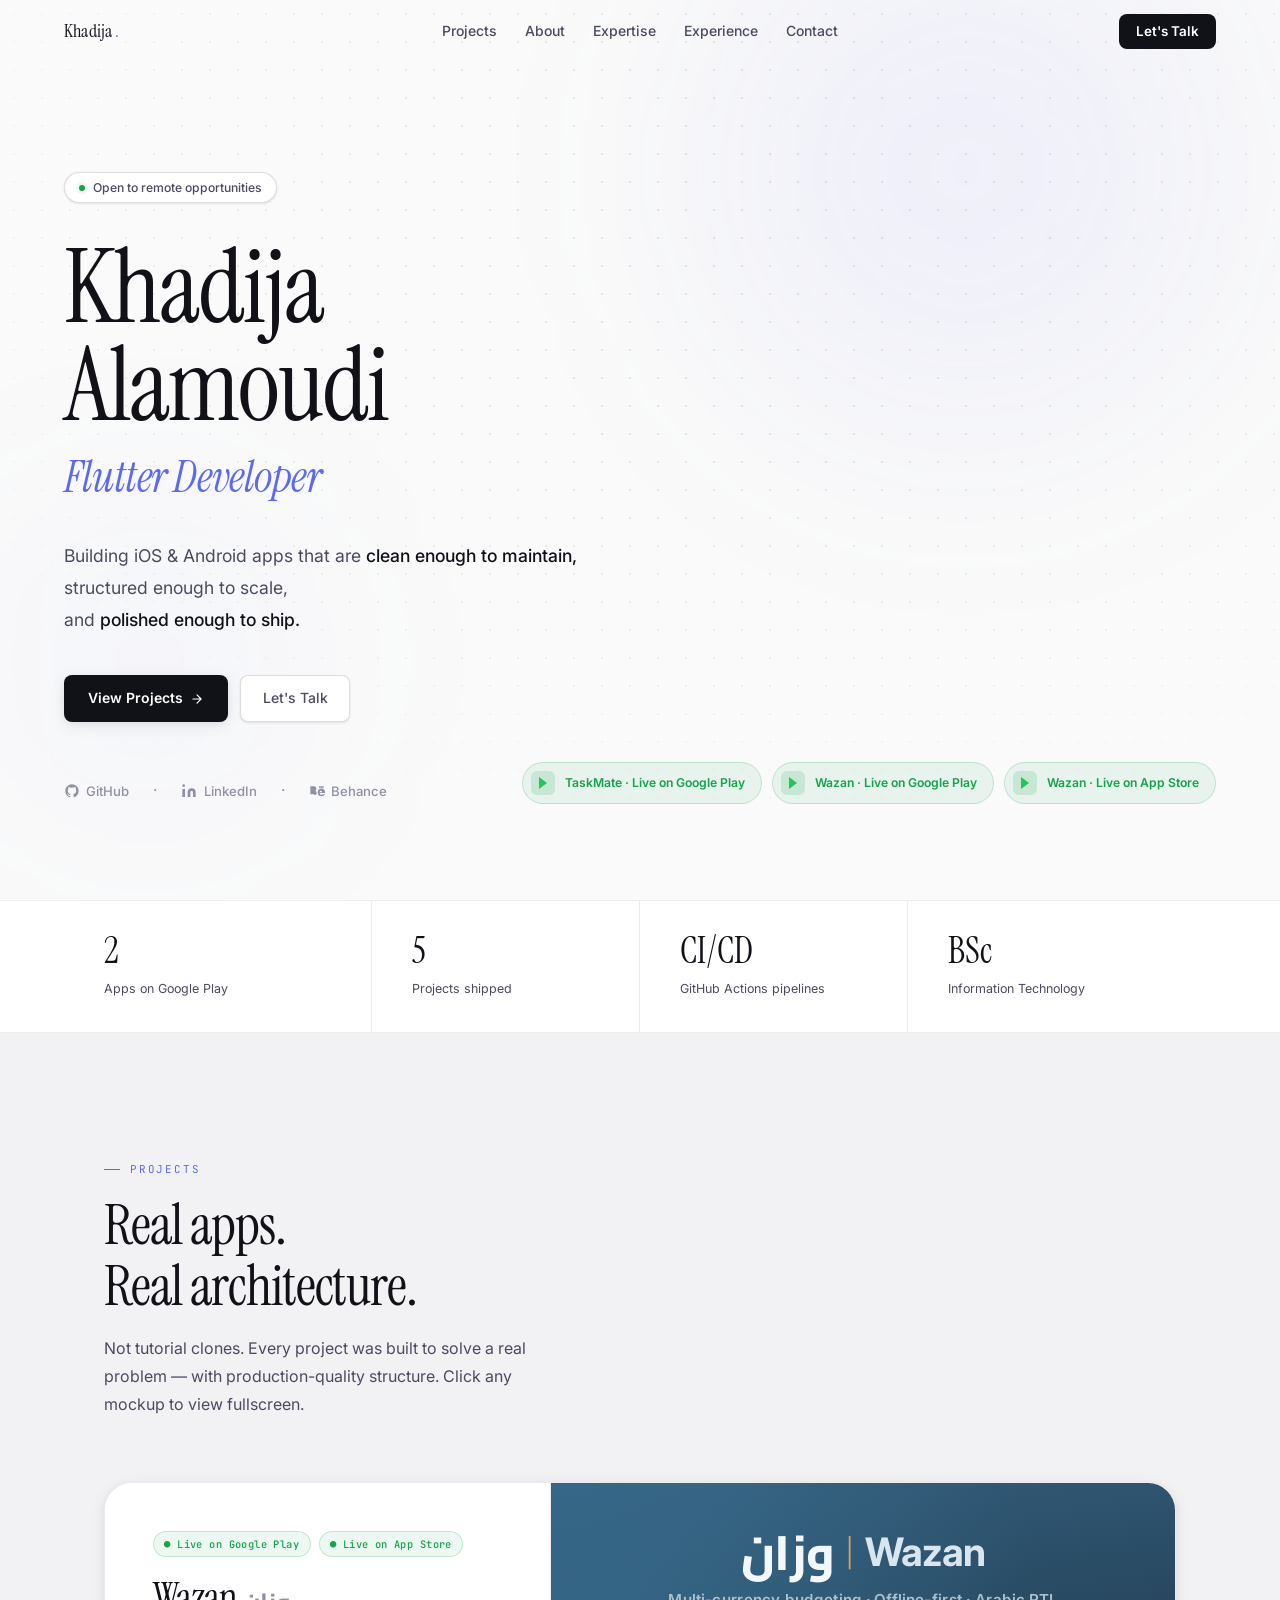
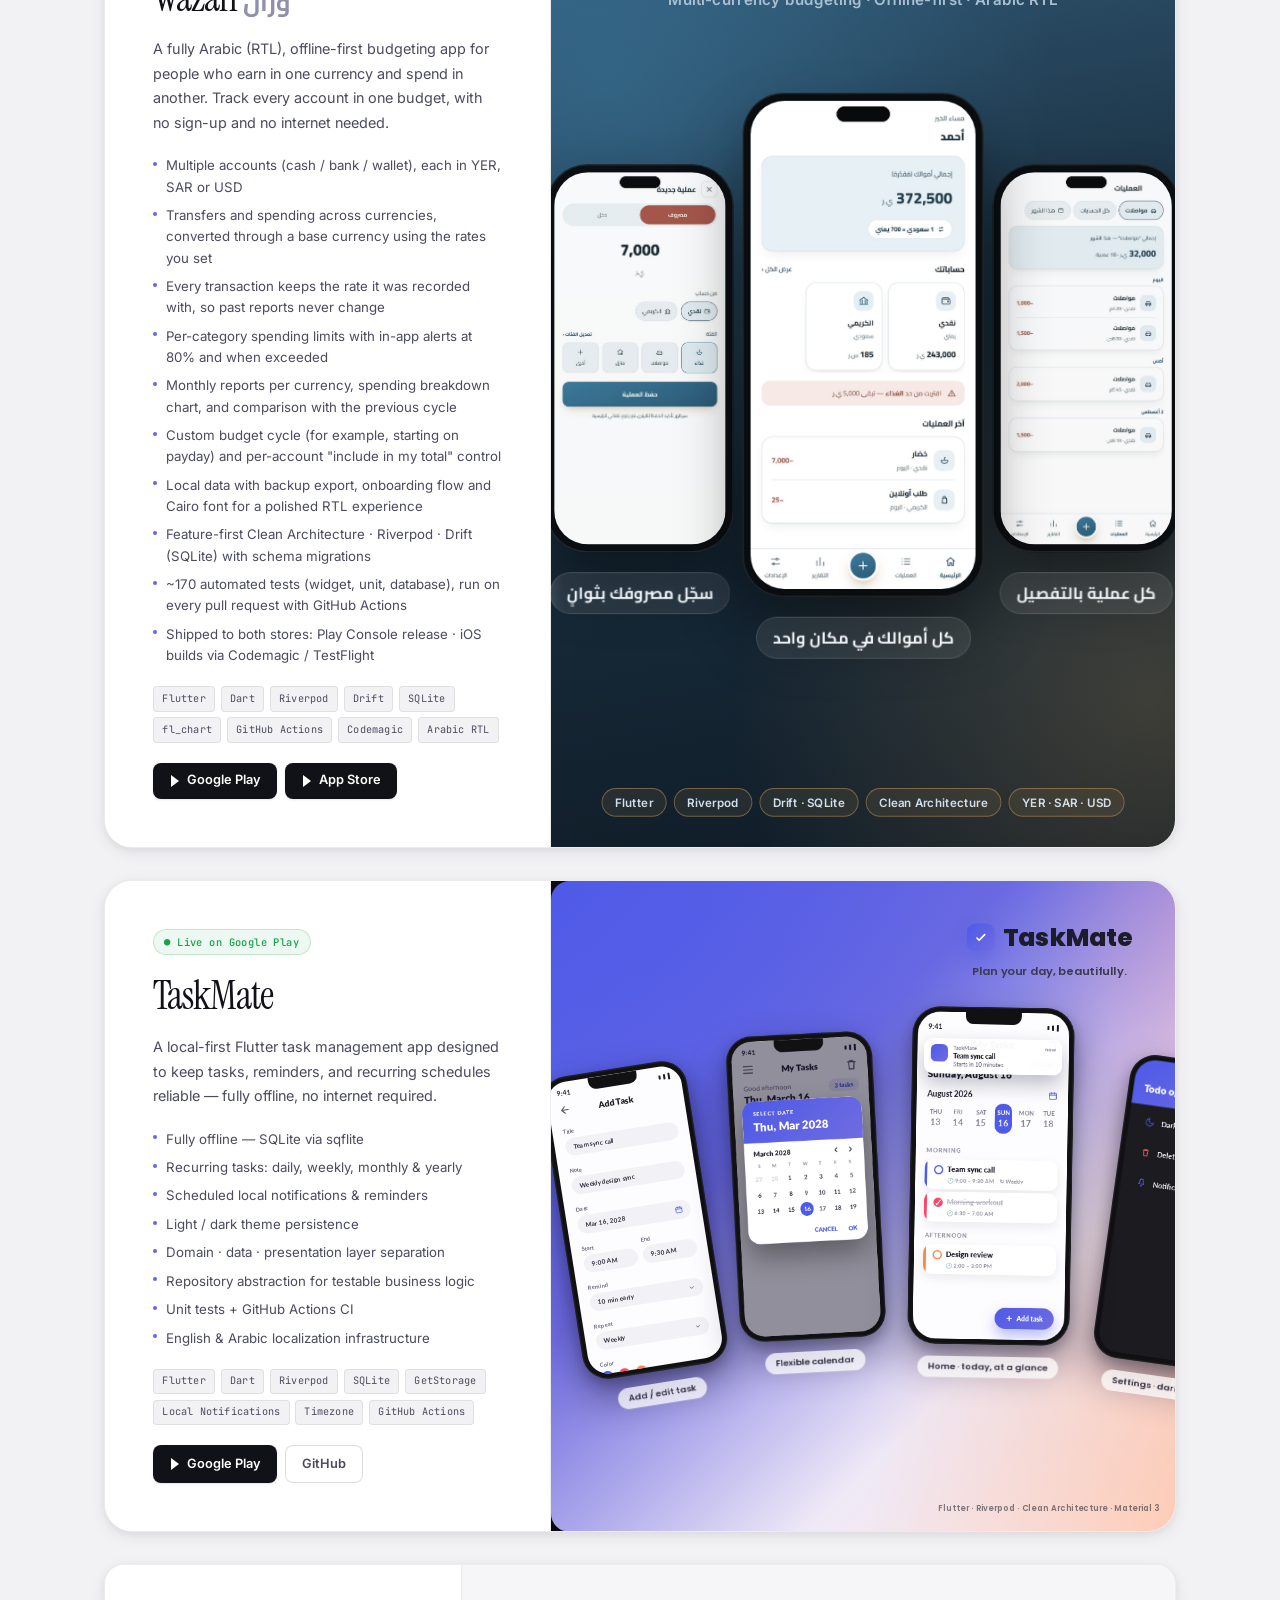
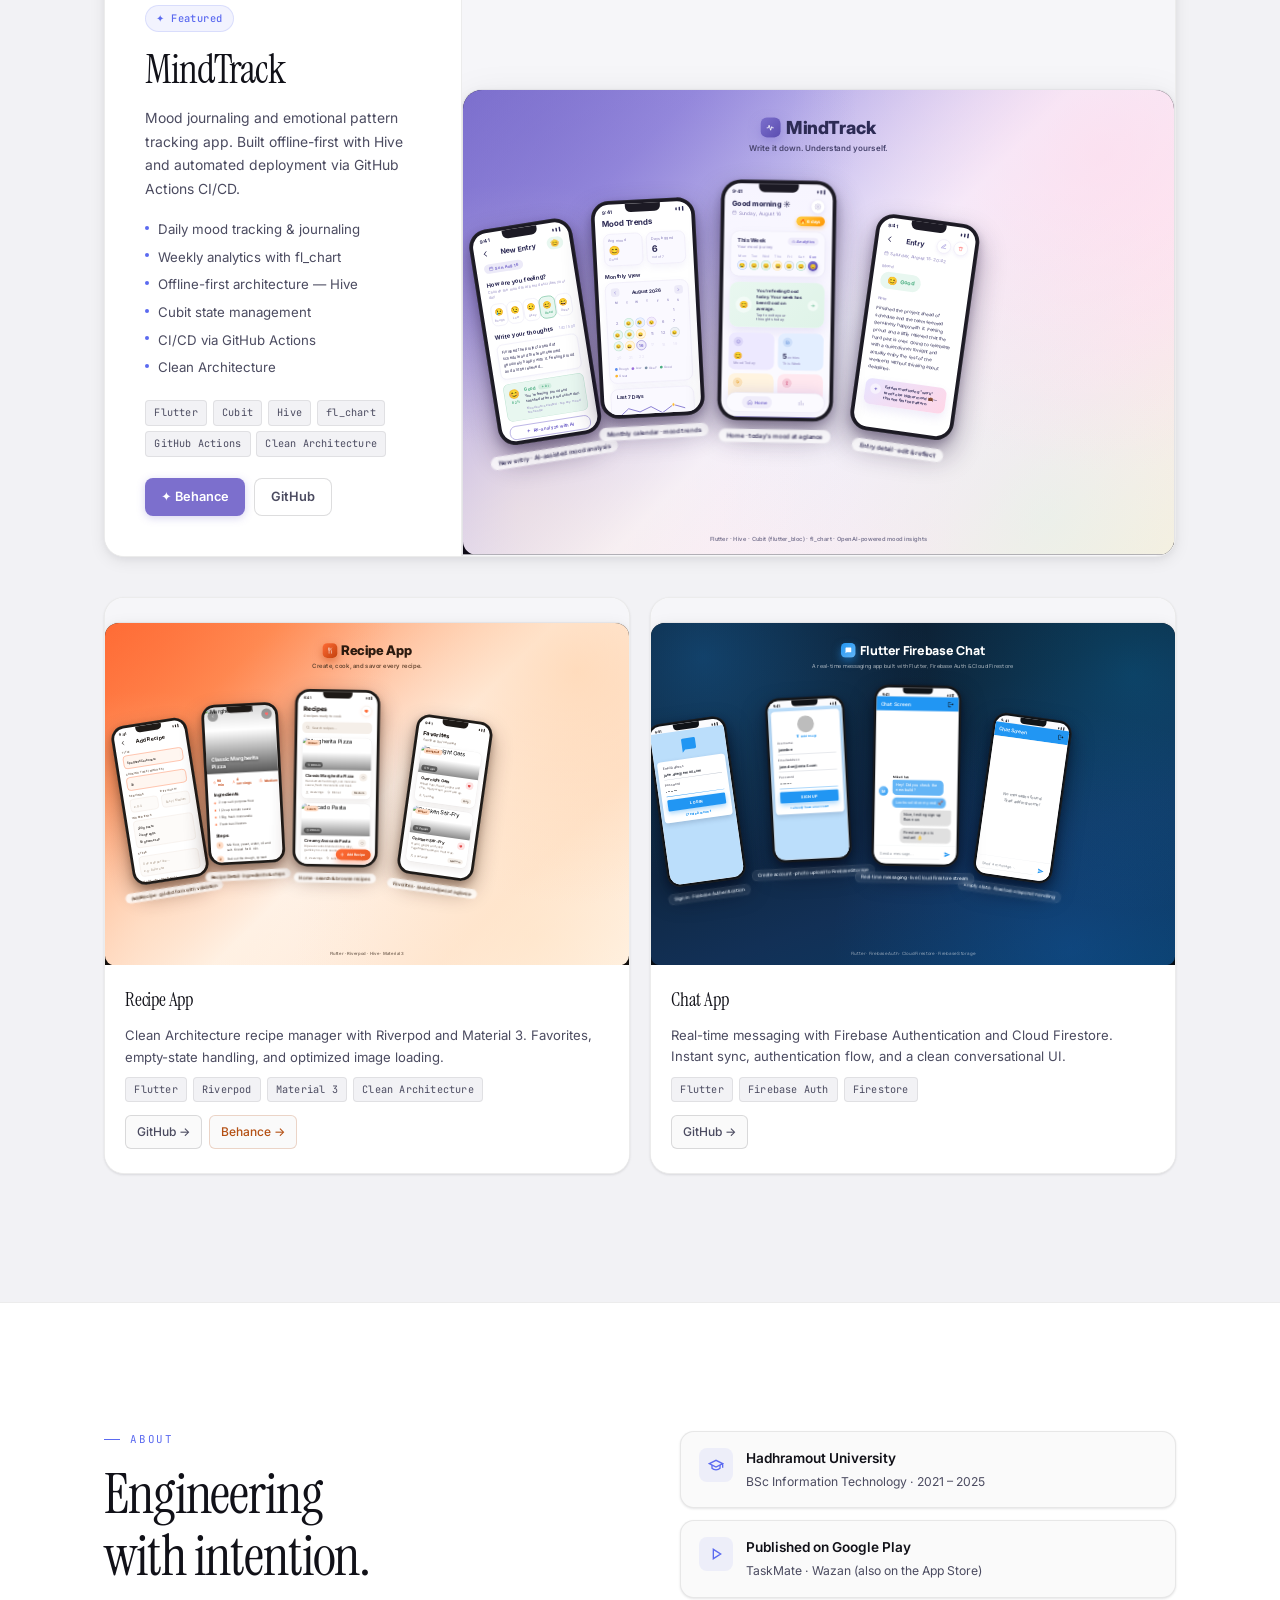
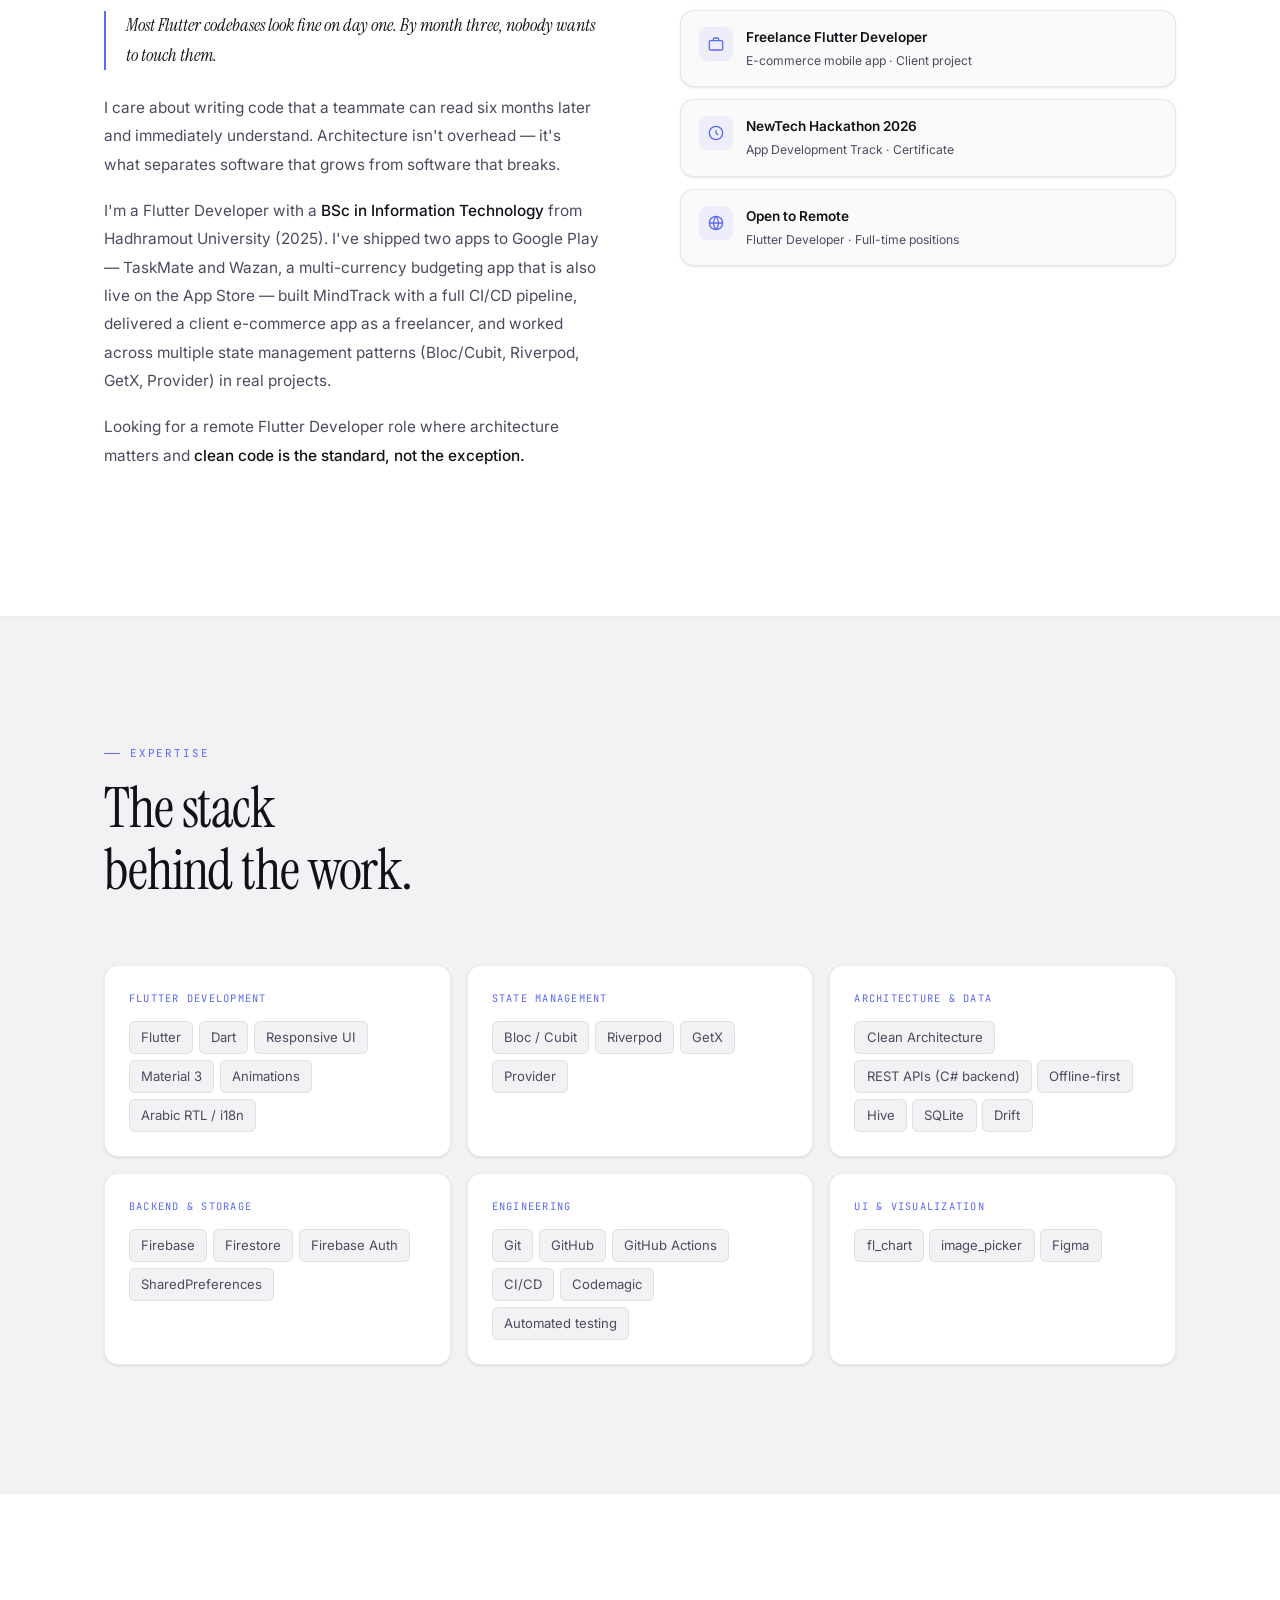
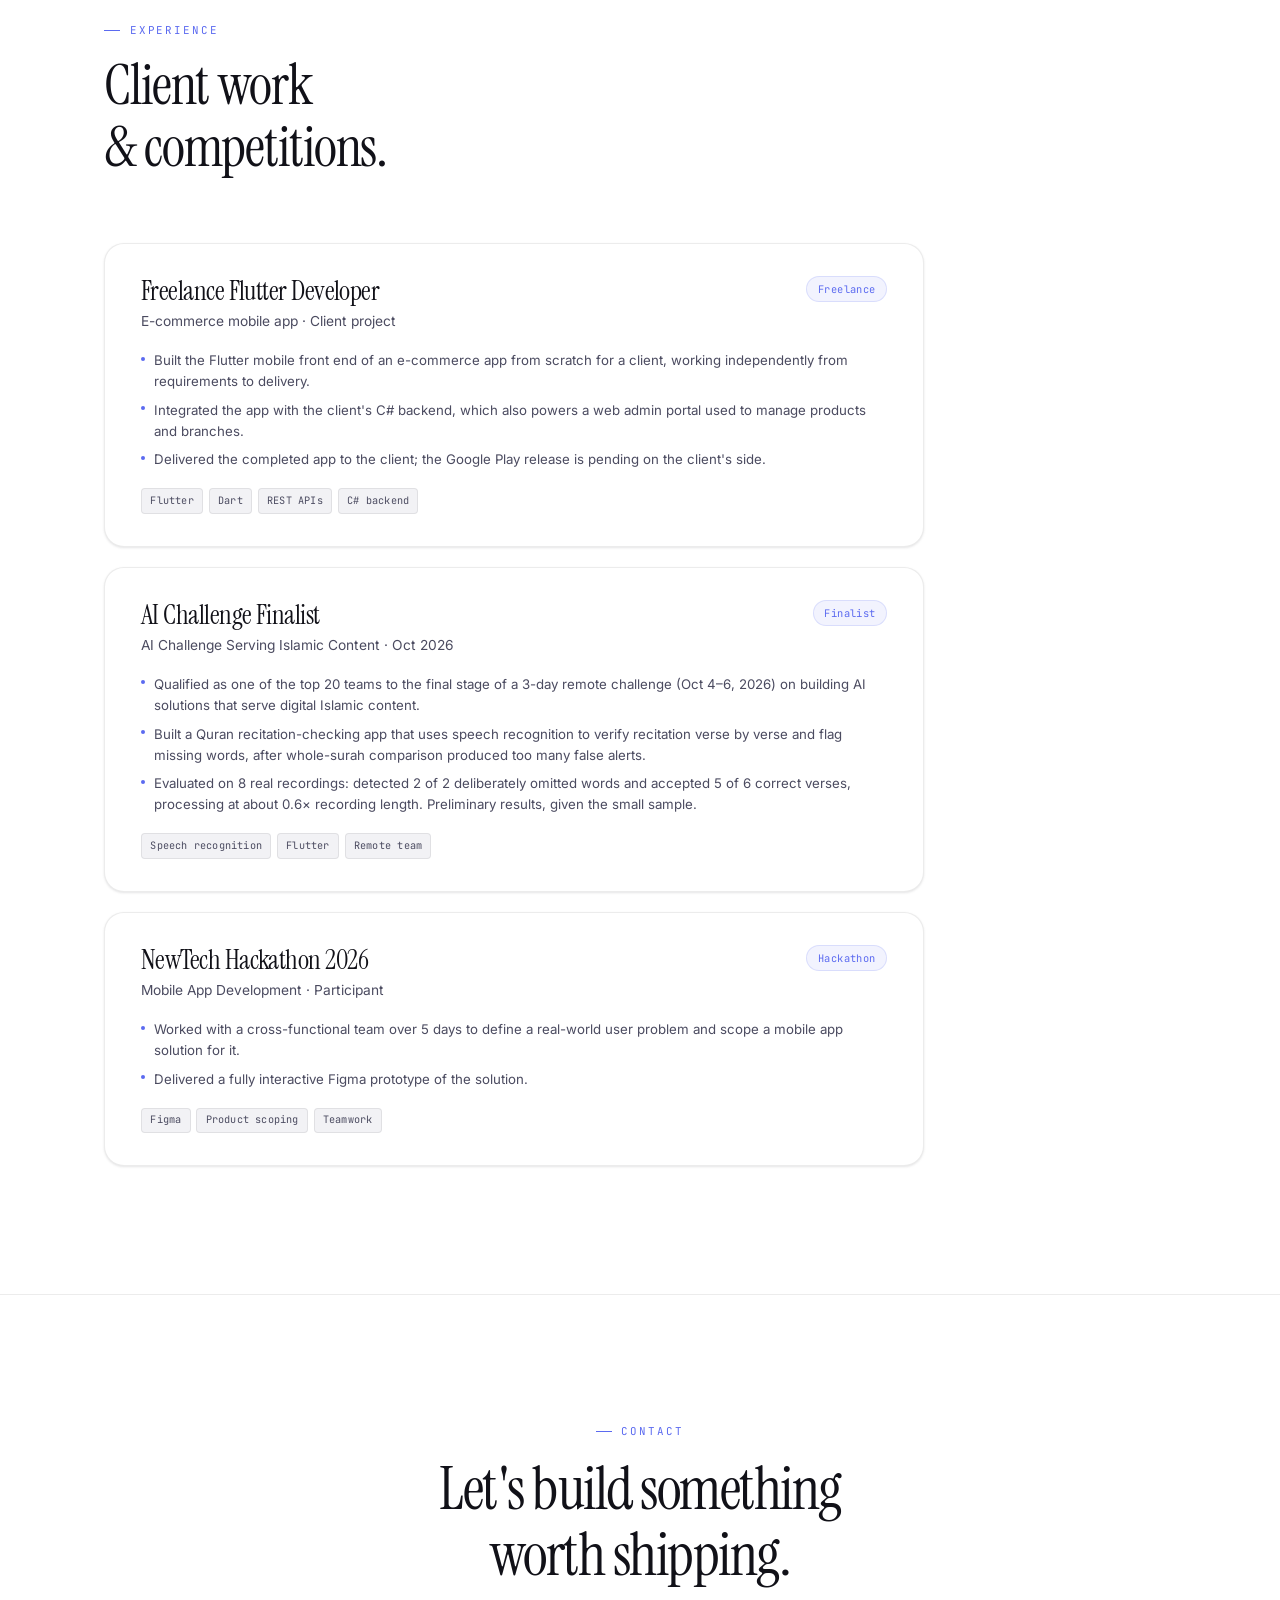
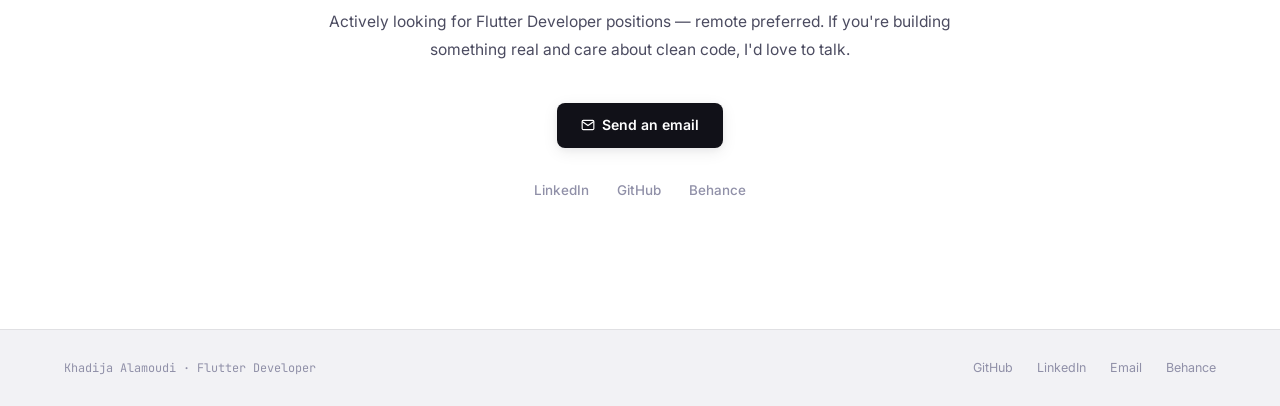
<file: index.html>
<!DOCTYPE html>
<html lang="en">
<head>
<meta charset="UTF-8">
<meta name="viewport" content="width=device-width, initial-scale=1.0">
<title>Khadija Alamoudi — Flutter Developer</title>
<meta name="description" content="Flutter Developer building production-quality iOS and Android applications. Clean architecture, offline-first design, and real shipped products.">
<meta name="keywords" content="Flutter Developer, Flutter, Dart, Mobile App Development, Clean Architecture, iOS, Android, Riverpod, Bloc">
<meta property="og:title" content="Khadija Alamoudi — Flutter Developer">
<meta property="og:description" content="Flutter apps that are clean, maintainable, and built to scale. Two apps live on Google Play.">
<meta property="og:type" content="website">
<meta property="og:url" content="https://khadooja.github.io">
<link rel="preconnect" href="https://fonts.googleapis.com">
<link rel="preconnect" href="https://fonts.gstatic.com" crossorigin>
<link href="https://fonts.googleapis.com/css2?family=Instrument+Serif:ital@0;1&family=Inter:wght@300;400;500;600;700&family=JetBrains+Mono:wght@400;500&family=Cairo:wght@700&display=swap" rel="stylesheet">
<link rel="stylesheet" href="./styles.css">
</head>
<body>

<!-- ================================================================
     NAVIGATION
================================================================ -->
<nav class="nav" id="main-nav" role="navigation" aria-label="Main navigation">
  <a href="#" class="nav-brand" aria-label="Khadija Alamoudi — home">
    Khadija<span class="nav-brand-dot">.</span>
  </a>

  <div class="nav-links" role="list">
    <a href="#projects" class="nav-link" role="listitem">Projects</a>
    <a href="#about"    class="nav-link" role="listitem">About</a>
    <a href="#expertise" class="nav-link" role="listitem">Expertise</a>
    <a href="#experience" class="nav-link" role="listitem">Experience</a>
    <a href="#contact"  class="nav-link" role="listitem">Contact</a>
  </div>

  <a href="mailto:khadijaalamoudi169@gmail.com" class="nav-cta" aria-label="Contact Khadija by email">
    Let's Talk
  </a>

  <button class="nav-burger" id="nav-burger" aria-label="Open navigation menu" aria-expanded="false" aria-controls="nav-mob-menu">
    <span></span><span></span><span></span>
  </button>
</nav>

<!-- Mobile menu -->
<div class="nav-mob-menu" id="nav-mob-menu" role="dialog" aria-label="Navigation menu" aria-modal="true">
  <a href="#projects"  class="nav-mob-link">Projects</a>
  <a href="#about"     class="nav-mob-link">About</a>
  <a href="#expertise" class="nav-mob-link">Expertise</a>
  <a href="#experience" class="nav-mob-link">Experience</a>
  <a href="#contact"   class="nav-mob-link">Contact</a>
  <a href="mailto:khadijaalamoudi169@gmail.com" class="nav-mob-link nav-mob-cta">Let's Talk →</a>
</div>

<!-- ================================================================
     HERO
================================================================ -->
<section class="hero" id="home" aria-label="Introduction">
  <div class="hero-glow hero-glow-1" aria-hidden="true"></div>
  <div class="hero-glow hero-glow-2" aria-hidden="true"></div>

  <div class="hero-inner">
    <!-- Status -->
    <div class="hero-status" role="status" aria-label="Currently open to remote opportunities">
      <span class="status-dot" aria-hidden="true"></span>
      Open to remote opportunities
    </div>

    <!-- Name + role -->
    <h1 class="hero-name">Khadija<br>Alamoudi</h1>
    <p class="hero-role">Flutter Developer</p>

    <!-- Tagline -->
    <p class="hero-tagline">
      Building iOS &amp; Android apps that are
      <strong>clean enough to maintain,</strong>
      structured enough to scale,<br>
      and <strong>polished enough to ship.</strong>
    </p>

    <!-- CTAs -->
    <div class="hero-actions">
      <a href="#projects" class="btn-primary">
        View Projects
        <svg width="14" height="14" viewBox="0 0 24 24" fill="none" aria-hidden="true">
          <path d="M5 12h14M12 5l7 7-7 7" stroke="currentColor" stroke-width="2" stroke-linecap="round" stroke-linejoin="round"/>
        </svg>
      </a>
      <a href="#contact" class="btn-outline">Let's Talk</a>
    </div>

    <!-- Bottom row -->
    <div class="hero-bottom">
      <nav class="hero-socials" aria-label="Social links">
        <a href="https://github.com/khadooja" target="_blank" rel="noopener noreferrer" class="hero-social">
          <svg width="16" height="16" viewBox="0 0 24 24" fill="currentColor" aria-hidden="true"><path d="M12 2C6.477 2 2 6.477 2 12c0 4.42 2.865 8.166 6.839 9.489.5.092.682-.217.682-.482 0-.237-.008-.866-.013-1.7-2.782.603-3.369-1.342-3.369-1.342-.454-1.155-1.11-1.462-1.11-1.462-.908-.62.069-.608.069-.608 1.003.07 1.531 1.03 1.531 1.03.892 1.529 2.341 1.087 2.91.832.092-.647.35-1.088.636-1.338-2.22-.253-4.555-1.11-4.555-4.943 0-1.091.39-1.984 1.029-2.683-.103-.253-.446-1.27.098-2.647 0 0 .84-.269 2.75 1.025A9.578 9.578 0 0112 6.836c.85.004 1.705.114 2.504.336 1.909-1.294 2.747-1.025 2.747-1.025.546 1.377.203 2.394.1 2.647.64.699 1.028 1.592 1.028 2.683 0 3.842-2.339 4.687-4.566 4.935.359.309.678.919.678 1.852 0 1.336-.012 2.415-.012 2.743 0 .267.18.578.688.48C19.138 20.163 22 16.418 22 12c0-5.523-4.477-10-10-10z"/></svg>
          GitHub
        </a>
        <span aria-hidden="true" style="color:var(--text-3)">·</span>
        <a href="https://www.linkedin.com/in/khadija-alamoudi-8226b4387" target="_blank" rel="noopener noreferrer" class="hero-social">
          <svg width="16" height="16" viewBox="0 0 24 24" fill="currentColor" aria-hidden="true"><path d="M16 8a6 6 0 016 6v7h-4v-7a2 2 0 00-2-2 2 2 0 00-2 2v7h-4v-7a6 6 0 016-6zM2 9h4v12H2z"/><circle cx="4" cy="4" r="2"/></svg>
          LinkedIn
        </a>
        <span aria-hidden="true" style="color:var(--text-3)">·</span>
        <a href="https://www.behance.net/khadijaalamoudi" target="_blank" rel="noopener noreferrer" class="hero-social">
          <svg width="16" height="16" viewBox="0 0 24 24" fill="currentColor" aria-hidden="true"><path d="M22 7h-7V5h7v2zm1.726 10c-.442 1.297-2.029 3-5.101 3-3.074 0-5.564-1.729-5.564-5.675 0-3.91 2.325-5.92 5.466-5.92 3.082 0 4.964 1.782 5.375 4.426.078.506.109 1.188.095 2.14H15.97c.13 3.211 3.483 3.312 4.588 2.029H23.726zm-7.726-3h3.543c-.094-1.74-1.254-2.344-1.823-2.344-.833 0-1.582.582-1.72 2.344zM8 11.979c.001 1.338-.41 2.678-1.895 2.678-.958 0-1.806-.479-1.908-2.678H8zm0-2.979H4.233c.194-1.586 1.01-2.678 1.808-2.678C7.615 6.322 8 7.413 8 9zm0 8H2V5h5.5c1.5 0 3.5.662 3.5 3.5 0 1.5-.5 2.5-1.5 3C11 12.5 11.5 13.5 11.5 15c0 3-2 3-3.5 3z"/></svg>
          Behance
        </a>
      </nav>

      <div class="play-badges">
        <a href="https://play.google.com/store/apps/details?id=com.khdooja.taskmate"
           target="_blank" rel="noopener noreferrer"
           class="play-badge" aria-label="TaskMate on Google Play Store">
          <span class="play-badge-icon" aria-hidden="true">
            <svg width="10" height="12" viewBox="0 0 10 12" fill="#22C55E"><path d="M1 0l8 6-8 6V0z"/></svg>
          </span>
          TaskMate · Live on Google Play
        </a>
        <a href="https://play.google.com/store/apps/details?id=com.wazan.budget"
           target="_blank" rel="noopener noreferrer"
           class="play-badge" aria-label="Wazan on Google Play Store">
          <span class="play-badge-icon" aria-hidden="true">
            <svg width="10" height="12" viewBox="0 0 10 12" fill="#22C55E"><path d="M1 0l8 6-8 6V0z"/></svg>
          </span>
          Wazan · Live on Google Play
        </a>
        <a href="https://apps.apple.com/ye/app/%D9%88%D8%B2%D8%A7%D9%86-%D9%85%D9%8A%D8%B2%D8%A7%D9%86%D9%8A%D8%AA%D9%83-%D8%A8%D8%A3%D9%83%D8%AB%D8%B1-%D9%85%D9%86-%D8%B9%D9%85%D9%84%D8%A9/id6821608733"
           target="_blank" rel="noopener noreferrer"
           class="play-badge" aria-label="Wazan on the App Store">
          <span class="play-badge-icon" aria-hidden="true">
            <svg width="10" height="12" viewBox="0 0 10 12" fill="#22C55E"><path d="M1 0l8 6-8 6V0z"/></svg>
          </span>
          Wazan · Live on App Store
        </a>
      </div>
    </div>
  </div>
</section>

<!-- ================================================================
     STATS STRIP
================================================================ -->
<div class="stats-strip" role="region" aria-label="Portfolio highlights">
  <div class="stats-inner">
    <div class="stat-item reveal">
      <span class="stat-num">2</span>
      <span class="stat-label">Apps on Google Play</span>
    </div>
    <div class="stat-item reveal reveal-delay-1">
      <span class="stat-num">5</span>
      <span class="stat-label">Projects shipped</span>
    </div>
    <div class="stat-item reveal reveal-delay-2">
      <span class="stat-num">CI/CD</span>
      <span class="stat-label">GitHub Actions pipelines</span>
    </div>
    <div class="stat-item reveal reveal-delay-3">
      <span class="stat-num">BSc</span>
      <span class="stat-label">Information Technology</span>
    </div>
  </div>
</div>

<!-- ================================================================
     PROJECTS
================================================================ -->
<section class="section projects" id="projects" aria-label="Projects">
  <div class="section-inner">

    <div class="section-header">
      <p class="eyebrow reveal">Projects</p>
      <h2 class="section-title reveal reveal-delay-1">Real apps.<br>Real architecture.</h2>
      <p class="section-sub reveal reveal-delay-2">Not tutorial clones. Every project was built to solve a real problem — with production-quality structure. Click any mockup to view fullscreen.</p>
    </div>

    <!-- ── WAZAN — FEATURED ── -->
    <div class="proj-featured reveal">
      <article class="proj-featured-card" aria-label="Wazan project">
        <div class="proj-featured-top">

          <!-- Content -->
          <div class="proj-featured-info">
            <div class="proj-badges">
              <span class="proj-badge proj-badge-live" aria-label="Live on Google Play">● Live on Google Play</span>
              <span class="proj-badge proj-badge-live" aria-label="Live on the App Store">● Live on App Store</span>
            </div>
            <h3 class="proj-title">Wazan <span class="proj-title-ar" lang="ar" dir="rtl">وزان</span></h3>
            <p class="proj-tagline">
              A fully Arabic (RTL), offline-first budgeting app for people who earn in one currency and spend in another. Track every account in one budget, with no sign-up and no internet needed.
            </p>
            <ul class="proj-highlights" aria-label="Key highlights">
              <li class="proj-hl">Multiple accounts (cash / bank / wallet), each in YER, SAR or USD</li>
              <li class="proj-hl">Transfers and spending across currencies, converted through a base currency using the rates you set</li>
              <li class="proj-hl">Every transaction keeps the rate it was recorded with, so past reports never change</li>
              <li class="proj-hl">Per-category spending limits with in-app alerts at 80% and when exceeded</li>
              <li class="proj-hl">Monthly reports per currency, spending breakdown chart, and comparison with the previous cycle</li>
              <li class="proj-hl">Custom budget cycle (for example, starting on payday) and per-account "include in my total" control</li>
              <li class="proj-hl">Local data with backup export, onboarding flow and Cairo font for a polished RTL experience</li>
              <li class="proj-hl">Feature-first Clean Architecture · Riverpod · Drift (SQLite) with schema migrations</li>
              <li class="proj-hl">~170 automated tests (widget, unit, database), run on every pull request with GitHub Actions</li>
              <li class="proj-hl">Shipped to both stores: Play Console release · iOS builds via Codemagic / TestFlight</li>
            </ul>
            <div class="proj-stack" aria-label="Technologies used">
              <span class="tag">Flutter</span>
              <span class="tag">Dart</span>
              <span class="tag">Riverpod</span>
              <span class="tag">Drift</span>
              <span class="tag">SQLite</span>
              <span class="tag">fl_chart</span>
              <span class="tag">GitHub Actions</span>
              <span class="tag">Codemagic</span>
              <span class="tag">Arabic RTL</span>
            </div>
            <div class="proj-btns">
              <a href="https://play.google.com/store/apps/details?id=com.wazan.budget"
                 target="_blank" rel="noopener noreferrer"
                 class="btn-sm btn-sm-primary" aria-label="View Wazan on Google Play">
                <svg width="12" height="12" viewBox="0 0 10 12" fill="currentColor" aria-hidden="true"><path d="M1 0l8 6-8 6V0z"/></svg>
                Google Play
              </a>
              <a href="https://apps.apple.com/ye/app/%D9%88%D8%B2%D8%A7%D9%86-%D9%85%D9%8A%D8%B2%D8%A7%D9%86%D9%8A%D8%AA%D9%83-%D8%A8%D8%A3%D9%83%D8%AB%D8%B1-%D9%85%D9%86-%D8%B9%D9%85%D9%84%D8%A9/id6821608733"
                 target="_blank" rel="noopener noreferrer"
                 class="btn-sm btn-sm-primary" aria-label="View Wazan on the App Store">
                <svg width="12" height="12" viewBox="0 0 10 12" fill="currentColor" aria-hidden="true"><path d="M1 0l8 6-8 6V0z"/></svg>
                App Store
              </a>
            </div>
          </div>

          <!-- Mockup -->
          <div class="proj-featured-visual" aria-label="Wazan app visual">
            <div class="parallax-inner">
              <div class="ms-wrap"
                   data-src="./wazan.html"
                   data-ratio="800x1080"
                   data-title="Wazan"
                   data-center="true"
                   role="img"
                   aria-label="Wazan application screenshots">
                <button class="ms-click-area"
                        aria-label="View Wazan screenshots fullscreen"
                        onclick="openLightbox('./wazan.html','Wazan','800x1080')">
                </button>
                <span class="ms-zoom" aria-hidden="true">
                  <svg width="10" height="10" viewBox="0 0 24 24" fill="none" stroke="currentColor" stroke-width="2"><circle cx="11" cy="11" r="8"/><path d="M21 21l-4.35-4.35M11 8v6M8 11h6"/></svg>
                  View fullscreen
                </span>
              </div>
            </div>
          </div>

        </div>
      </article>
    </div><!-- /wazan featured -->

    <!-- ── TASKMATE — FEATURED ── -->
    <div class="proj-featured reveal">
      <article class="proj-featured-card" aria-label="TaskMate project">
        <div class="proj-featured-top">

          <!-- Content -->
          <div class="proj-featured-info">
            <span class="proj-badge proj-badge-live" aria-label="Live on Google Play">● Live on Google Play</span>
            <h3 class="proj-title">TaskMate</h3>
            <p class="proj-tagline">
              A local-first Flutter task management app designed to keep tasks, reminders, and recurring schedules reliable — fully offline, no internet required.
            </p>
            <ul class="proj-highlights" aria-label="Key highlights">
              <li class="proj-hl">Fully offline — SQLite via sqflite</li>
              <li class="proj-hl">Recurring tasks: daily, weekly, monthly &amp; yearly</li>
              <li class="proj-hl">Scheduled local notifications &amp; reminders</li>
              <li class="proj-hl">Light / dark theme persistence</li>
              <li class="proj-hl">Domain · data · presentation layer separation</li>
              <li class="proj-hl">Repository abstraction for testable business logic</li>
              <li class="proj-hl">Unit tests + GitHub Actions CI</li>
              <li class="proj-hl">English &amp; Arabic localization infrastructure</li>
            </ul>
            <div class="proj-stack" aria-label="Technologies used">
              <span class="tag">Flutter</span>
              <span class="tag">Dart</span>
              <span class="tag">Riverpod</span>
              <span class="tag">SQLite</span>
              <span class="tag">GetStorage</span>
              <span class="tag">Local Notifications</span>
              <span class="tag">Timezone</span>
              <span class="tag">GitHub Actions</span>
            </div>
            <div class="proj-btns">
              <a href="https://play.google.com/store/apps/details?id=com.khdooja.taskmate"
                 target="_blank" rel="noopener noreferrer"
                 class="btn-sm btn-sm-primary" aria-label="View TaskMate on Google Play">
                <svg width="12" height="12" viewBox="0 0 10 12" fill="currentColor" aria-hidden="true"><path d="M1 0l8 6-8 6V0z"/></svg>
                Google Play
              </a>
              <a href="https://github.com/khadooja/ToDo_App"
                 target="_blank" rel="noopener noreferrer"
                 class="btn-sm btn-sm-ghost" aria-label="View TaskMate source on GitHub">
                GitHub
              </a>
            </div>
          </div>

          <!-- Mockup -->
          <div class="proj-featured-visual" aria-label="TaskMate app visual">
            <div class="parallax-inner">
              <div class="ms-wrap"
                   data-src="./taskmate.html"
                   data-ratio="1500x980"
                   data-title="TaskMate"
                   role="img"
                   aria-label="TaskMate application UI preview">
                <button class="ms-click-area"
                        aria-label="View TaskMate mockup fullscreen"
                        onclick="openLightbox('./taskmate.html','TaskMate','1500x980')">
                </button>
                <span class="ms-zoom" aria-hidden="true">
                  <svg width="10" height="10" viewBox="0 0 24 24" fill="none" stroke="currentColor" stroke-width="2"><circle cx="11" cy="11" r="8"/><path d="M21 21l-4.35-4.35M11 8v6M8 11h6"/></svg>
                  View fullscreen
                </span>
              </div>
            </div>
          </div>

        </div>
      </article>
    </div><!-- /taskmate featured -->

    <!-- ── MINDTRACK — WIDE ROW ── -->
    <div class="proj-grid">
      <article class="proj-mindtrack reveal" aria-label="MindTrack project">
        <div class="proj-mindtrack-info">
          <span class="proj-badge proj-badge-feat">✦ Featured</span>
          <h3 class="proj-title">MindTrack</h3>
          <p class="proj-tagline" style="font-size:0.87rem;color:var(--text-2);line-height:1.7;">
            Mood journaling and emotional pattern tracking app. Built offline-first with Hive and automated deployment via GitHub Actions CI/CD.
          </p>
          <ul class="proj-highlights" style="gap:0.4rem">
            <li class="proj-hl">Daily mood tracking &amp; journaling</li>
            <li class="proj-hl">Weekly analytics with fl_chart</li>
            <li class="proj-hl">Offline-first architecture — Hive</li>
            <li class="proj-hl">Cubit state management</li>
            <li class="proj-hl">CI/CD via GitHub Actions</li>
            <li class="proj-hl">Clean Architecture</li>
          </ul>
          <div class="proj-stack" style="margin-top:0.25rem">
            <span class="tag">Flutter</span><span class="tag">Cubit</span>
            <span class="tag">Hive</span><span class="tag">fl_chart</span>
            <span class="tag">GitHub Actions</span><span class="tag">Clean Architecture</span>
          </div>
          <div class="proj-btns" style="margin-top:0.25rem">
            <a href="https://www.behance.net/gallery/251583607/MindTrack-AI-Powered-Mood-Journaling-App"
               target="_blank" rel="noopener noreferrer"
               class="btn-sm btn-sm-primary"
               style="background:#7C6FCD;color:#fff;box-shadow:0 2px 8px rgba(124,111,205,0.30)"
               aria-label="View MindTrack on Behance">
              ✦ Behance
            </a>
            <a href="https://github.com/khadooja/Mood-Journal-App"
               target="_blank" rel="noopener noreferrer"
               class="btn-sm btn-sm-ghost"
               aria-label="View MindTrack source on GitHub">
              GitHub
            </a>
          </div>
        </div>

        <div class="proj-mindtrack-visual" aria-label="MindTrack app visual">
          <div class="ms-wrap"
               data-src="./mindtrack.html"
               data-ratio="1500x980"
               data-title="MindTrack"
               role="img"
               aria-label="MindTrack application UI preview">
            <button class="ms-click-area"
                    aria-label="View MindTrack mockup fullscreen"
                    onclick="openLightbox('./mindtrack.html','MindTrack','1500x980')">
            </button>
            <span class="ms-zoom" aria-hidden="true">
              <svg width="10" height="10" viewBox="0 0 24 24" fill="none" stroke="currentColor" stroke-width="2"><circle cx="11" cy="11" r="8"/><path d="M21 21l-4.35-4.35M11 8v6M8 11h6"/></svg>
              View fullscreen
            </span>
          </div>
        </div>
      </article>

      <!-- ── Recipe + Chat — two equal cards ── -->
      <div class="proj-two-col">

        <!-- Recipe App -->
        <article class="proj-card reveal" aria-label="Recipe App project">
          <div class="proj-card-visual">
            <div class="ms-wrap"
                 data-src="./recipe.html"
                 data-ratio="1500x980"
                 data-title="Recipe App"
                 role="img"
                 aria-label="Recipe App UI preview">
              <button class="ms-click-area"
                      aria-label="View Recipe App mockup fullscreen"
                      onclick="openLightbox('./recipe.html','Recipe App','1500x980')">
              </button>
              <span class="ms-zoom" aria-hidden="true">
                <svg width="10" height="10" viewBox="0 0 24 24" fill="none" stroke="currentColor" stroke-width="2"><circle cx="11" cy="11" r="8"/><path d="M21 21l-4.35-4.35M11 8v6M8 11h6"/></svg>
                Fullscreen
              </span>
            </div>
          </div>
          <div class="proj-card-body">
            <h3 class="proj-card-title">Recipe App</h3>
            <p class="proj-card-desc">Clean Architecture recipe manager with Riverpod and Material 3. Favorites, empty-state handling, and optimized image loading.</p>
            <div class="proj-stack">
              <span class="tag">Flutter</span><span class="tag">Riverpod</span>
              <span class="tag">Material 3</span><span class="tag">Clean Architecture</span>
            </div>
            <div class="proj-card-links">
              <a href="https://github.com/khadooja/recipe_app" target="_blank" rel="noopener noreferrer" class="proj-card-link" aria-label="View Recipe App on GitHub">GitHub →</a>
              <a href="https://www.behance.net/khadijaalamoudi" target="_blank" rel="noopener noreferrer" class="proj-card-link" style="border-color:rgba(180,80,20,0.22);color:#b45014" aria-label="View Recipe App design on Behance">Behance →</a>
            </div>
          </div>
        </article>

        <!-- Chat App -->
        <article class="proj-card reveal reveal-delay-1" aria-label="Chat App project">
          <div class="proj-card-visual">
            <div class="ms-wrap"
                 data-src="./chat.html"
                 data-ratio="1440x940"
                 data-title="Chat App"
                 role="img"
                 aria-label="Chat App UI preview">
              <button class="ms-click-area"
                      aria-label="View Chat App mockup fullscreen"
                      onclick="openLightbox('./chat.html','Chat App','1440x940')">
              </button>
              <span class="ms-zoom" aria-hidden="true">
                <svg width="10" height="10" viewBox="0 0 24 24" fill="none" stroke="currentColor" stroke-width="2"><circle cx="11" cy="11" r="8"/><path d="M21 21l-4.35-4.35M11 8v6M8 11h6"/></svg>
                Fullscreen
              </span>
            </div>
          </div>
          <div class="proj-card-body">
            <h3 class="proj-card-title">Chat App</h3>
            <p class="proj-card-desc">Real-time messaging with Firebase Authentication and Cloud Firestore. Instant sync, authentication flow, and a clean conversational UI.</p>
            <div class="proj-stack">
              <span class="tag">Flutter</span><span class="tag">Firebase Auth</span>
              <span class="tag">Firestore</span>
            </div>
            <div class="proj-card-links">
              <a href="https://github.com/khadooja/AppChat" target="_blank" rel="noopener noreferrer" class="proj-card-link" aria-label="View Chat App on GitHub">GitHub →</a>
            </div>
          </div>
        </article>

      </div><!-- /proj-two-col -->

    </div><!-- /proj-grid -->
  </div>
</section>

<!-- ================================================================
     ABOUT
================================================================ -->
<section class="section about" id="about" aria-label="About Khadija">
  <div class="section-inner">
    <div class="about-grid">

      <div>
        <p class="eyebrow reveal">About</p>
        <h2 class="section-title reveal reveal-delay-1">Engineering<br>with intention.</h2>

        <blockquote class="about-quote reveal reveal-delay-2">
          Most Flutter codebases look fine on day one. By month three, nobody wants to touch them.
        </blockquote>

        <div class="about-text">
          <p class="reveal reveal-delay-2">I care about writing code that a teammate can read six months later and immediately understand. Architecture isn't overhead — it's what separates software that grows from software that breaks.</p>
          <p class="reveal reveal-delay-2">I'm a Flutter Developer with a <strong>BSc in Information Technology</strong> from Hadhramout University (2025). I've shipped two apps to Google Play — TaskMate and Wazan, a multi-currency budgeting app that is also live on the App Store — built MindTrack with a full CI/CD pipeline, delivered a client e-commerce app as a freelancer, and worked across multiple state management patterns (Bloc/Cubit, Riverpod, GetX, Provider) in real projects.</p>
          <p class="reveal reveal-delay-2">Looking for a remote Flutter Developer role where architecture matters and <strong>clean code is the standard, not the exception.</strong></p>
        </div>
      </div>

      <div class="about-cards reveal reveal-delay-2" role="list" aria-label="Background details">
        <div class="about-card" role="listitem">
          <div class="about-card-icon" aria-hidden="true">
            <svg width="16" height="16" viewBox="0 0 24 24" fill="none" stroke="#5B6AF0" stroke-width="2"><path d="M22 10v6M2 10l10-5 10 5-10 5z"/><path d="M6 12v5c3 3 9 3 12 0v-5"/></svg>
          </div>
          <div>
            <div class="about-card-title">Hadhramout University</div>
            <div class="about-card-sub">BSc Information Technology · 2021 – 2025</div>
          </div>
        </div>
        <div class="about-card" role="listitem">
          <div class="about-card-icon" aria-hidden="true">
            <svg width="16" height="16" viewBox="0 0 24 24" fill="none" stroke="#5B6AF0" stroke-width="2"><path d="M8 5v14l11-7z"/></svg>
          </div>
          <div>
            <div class="about-card-title">Published on Google Play</div>
            <div class="about-card-sub">TaskMate · Wazan (also on the App Store)</div>
          </div>
        </div>
        <div class="about-card" role="listitem">
          <div class="about-card-icon" aria-hidden="true">
            <svg width="16" height="16" viewBox="0 0 24 24" fill="none" stroke="#5B6AF0" stroke-width="2"><rect x="2" y="7" width="20" height="14" rx="2"/><path d="M16 7V5a2 2 0 00-2-2h-4a2 2 0 00-2 2v2"/></svg>
          </div>
          <div>
            <div class="about-card-title">Freelance Flutter Developer</div>
            <div class="about-card-sub">E-commerce mobile app · Client project</div>
          </div>
        </div>
        <div class="about-card" role="listitem">
          <div class="about-card-icon" aria-hidden="true">
            <svg width="16" height="16" viewBox="0 0 24 24" fill="none" stroke="#5B6AF0" stroke-width="2"><circle cx="12" cy="12" r="10"/><path d="M12 8v4l3 3"/></svg>
          </div>
          <div>
            <div class="about-card-title">NewTech Hackathon 2026</div>
            <div class="about-card-sub">App Development Track · Certificate</div>
          </div>
        </div>
        <div class="about-card" role="listitem">
          <div class="about-card-icon" aria-hidden="true">
            <svg width="16" height="16" viewBox="0 0 24 24" fill="none" stroke="#5B6AF0" stroke-width="2"><circle cx="12" cy="12" r="10"/><path d="M2 12h20M12 2a15.3 15.3 0 010 20M12 2a15.3 15.3 0 000 20"/></svg>
          </div>
          <div>
            <div class="about-card-title">Open to Remote</div>
            <div class="about-card-sub">Flutter Developer · Full-time positions</div>
          </div>
        </div>
      </div>

    </div>
  </div>
</section>

<!-- ================================================================
     EXPERTISE
================================================================ -->
<section class="section expertise" id="expertise" aria-label="Technical expertise">
  <div class="section-inner">
    <div class="section-header">
      <p class="eyebrow reveal">Expertise</p>
      <h2 class="section-title reveal reveal-delay-1">The stack<br>behind the work.</h2>
    </div>

    <div class="skill-groups" role="list">

      <div class="skill-group reveal" role="listitem">
        <div class="skill-group-label">Flutter Development</div>
        <div class="skill-chips">
          <span class="skill-chip">Flutter</span>
          <span class="skill-chip">Dart</span>
          <span class="skill-chip">Responsive UI</span>
          <span class="skill-chip">Material 3</span>
          <span class="skill-chip">Animations</span>
          <span class="skill-chip">Arabic RTL / i18n</span>
        </div>
      </div>

      <div class="skill-group reveal reveal-delay-1" role="listitem">
        <div class="skill-group-label">State Management</div>
        <div class="skill-chips">
          <span class="skill-chip">Bloc / Cubit</span>
          <span class="skill-chip">Riverpod</span>
          <span class="skill-chip">GetX</span>
          <span class="skill-chip">Provider</span>
        </div>
      </div>

      <div class="skill-group reveal reveal-delay-2" role="listitem">
        <div class="skill-group-label">Architecture & Data</div>
        <div class="skill-chips">
          <span class="skill-chip">Clean Architecture</span>
          <span class="skill-chip">REST APIs (C# backend)</span>
          <span class="skill-chip">Offline-first</span>
          <span class="skill-chip">Hive</span>
          <span class="skill-chip">SQLite</span>
          <span class="skill-chip">Drift</span>
        </div>
      </div>

      <div class="skill-group reveal" role="listitem">
        <div class="skill-group-label">Backend & Storage</div>
        <div class="skill-chips">
          <span class="skill-chip">Firebase</span>
          <span class="skill-chip">Firestore</span>
          <span class="skill-chip">Firebase Auth</span>
          <span class="skill-chip">SharedPreferences</span>
        </div>
      </div>

      <div class="skill-group reveal reveal-delay-1" role="listitem">
        <div class="skill-group-label">Engineering</div>
        <div class="skill-chips">
          <span class="skill-chip">Git</span>
          <span class="skill-chip">GitHub</span>
          <span class="skill-chip">GitHub Actions</span>
          <span class="skill-chip">CI/CD</span>
          <span class="skill-chip">Codemagic</span>
          <span class="skill-chip">Automated testing</span>
        </div>
      </div>

      <div class="skill-group reveal reveal-delay-2" role="listitem">
        <div class="skill-group-label">UI & Visualization</div>
        <div class="skill-chips">
          <span class="skill-chip">fl_chart</span>
          <span class="skill-chip">image_picker</span>
          <span class="skill-chip">Figma</span>
        </div>
      </div>

    </div>
  </div>
</section>

<!-- ================================================================
     EXPERIENCE
================================================================ -->
<section class="section experience" id="experience" aria-label="Experience">
  <div class="section-inner">
    <div class="section-header">
      <p class="eyebrow reveal">Experience</p>
      <h2 class="section-title reveal reveal-delay-1">Client work<br>&amp; competitions.</h2>
    </div>

    <article class="exp-card reveal" aria-label="Freelance Flutter Developer">
      <div class="exp-head">
        <div>
          <h3 class="exp-role">Freelance Flutter Developer</h3>
          <p class="exp-org">E-commerce mobile app · Client project</p>
        </div>
        <span class="exp-tag">Freelance</span>
      </div>
      <ul class="proj-highlights" aria-label="Responsibilities">
        <li class="proj-hl">Built the Flutter mobile front end of an e-commerce app from scratch for a client, working independently from requirements to delivery.</li>
        <li class="proj-hl">Integrated the app with the client's C# backend, which also powers a web admin portal used to manage products and branches.</li>
        <li class="proj-hl">Delivered the completed app to the client; the Google Play release is pending on the client's side.</li>
      </ul>
      <div class="proj-stack" aria-label="Technologies used">
        <span class="tag">Flutter</span>
        <span class="tag">Dart</span>
        <span class="tag">REST APIs</span>
        <span class="tag">C# backend</span>
      </div>
    </article>

    <article class="exp-card reveal" aria-label="AI Challenge Finalist" style="margin-top:1.25rem">
      <div class="exp-head">
        <div>
          <h3 class="exp-role">AI Challenge Finalist</h3>
          <p class="exp-org">AI Challenge Serving Islamic Content · Oct 2026</p>
        </div>
        <span class="exp-tag">Finalist</span>
      </div>
      <ul class="proj-highlights" aria-label="Highlights">
        <li class="proj-hl">Qualified as one of the top 20 teams to the final stage of a 3-day remote challenge (Oct 4–6, 2026) on building AI solutions that serve digital Islamic content.</li>
        <li class="proj-hl">Built a Quran recitation-checking app that uses speech recognition to verify recitation verse by verse and flag missing words, after whole-surah comparison produced too many false alerts.</li>
        <li class="proj-hl">Evaluated on 8 real recordings: detected 2 of 2 deliberately omitted words and accepted 5 of 6 correct verses, processing at about 0.6× recording length. Preliminary results, given the small sample.</li>
      </ul>
      <div class="proj-stack" aria-label="Focus areas">
        <span class="tag">Speech recognition</span>
        <span class="tag">Flutter</span>
        <span class="tag">Remote team</span>
      </div>
    </article>

    <article class="exp-card reveal" aria-label="NewTech Hackathon 2026" style="margin-top:1.25rem">
      <div class="exp-head">
        <div>
          <h3 class="exp-role">NewTech Hackathon 2026</h3>
          <p class="exp-org">Mobile App Development · Participant</p>
        </div>
        <span class="exp-tag">Hackathon</span>
      </div>
      <ul class="proj-highlights" aria-label="Highlights">
        <li class="proj-hl">Worked with a cross-functional team over 5 days to define a real-world user problem and scope a mobile app solution for it.</li>
        <li class="proj-hl">Delivered a fully interactive Figma prototype of the solution.</li>
      </ul>
      <div class="proj-stack" aria-label="Focus areas">
        <span class="tag">Figma</span>
        <span class="tag">Product scoping</span>
        <span class="tag">Teamwork</span>
      </div>
    </article>
  </div>
</section>

<!-- ================================================================
     CONTACT
================================================================ -->
<section class="section contact" id="contact" aria-label="Contact">
  <div class="section-inner">
    <div class="contact-inner">
      <p class="eyebrow reveal" style="justify-content:center">Contact</p>
      <h2 class="contact-heading reveal reveal-delay-1">
        Let's build something<br>worth shipping.
      </h2>
      <p class="contact-sub reveal reveal-delay-2">
        Actively looking for Flutter Developer positions — remote preferred. If you're building something real and care about clean code, I'd love to talk.
      </p>
      <div class="contact-btns reveal reveal-delay-2">
        <a href="mailto:khadijaalamoudi169@gmail.com" class="btn-primary" aria-label="Send Khadija an email">
          <svg width="14" height="14" viewBox="0 0 24 24" fill="none" aria-hidden="true"><path d="M4 4h16c1.1 0 2 .9 2 2v12c0 1.1-.9 2-2 2H4c-1.1 0-2-.9-2-2V6c0-1.1.9-2 2-2z" stroke="currentColor" stroke-width="2"/><path d="M22 6l-10 7L2 6" stroke="currentColor" stroke-width="2"/></svg>
          Send an email
        </a>
      </div>
      <nav class="contact-socials reveal reveal-delay-3" aria-label="Contact links">
        <a href="https://www.linkedin.com/in/khadija-alamoudi-8226b4387" target="_blank" rel="noopener noreferrer" class="contact-social">LinkedIn</a>
        <a href="https://github.com/khadooja" target="_blank" rel="noopener noreferrer" class="contact-social">GitHub</a>
        <a href="https://www.behance.net/khadijaalamoudi" target="_blank" rel="noopener noreferrer" class="contact-social">Behance</a>
      </nav>
    </div>
  </div>
</section>

<!-- ================================================================
     FOOTER
================================================================ -->
<footer class="footer" role="contentinfo">
  <span class="footer-brand">Khadija Alamoudi · Flutter Developer</span>
  <nav class="footer-links" aria-label="Footer links">
    <a href="https://github.com/khadooja" target="_blank" rel="noopener noreferrer" class="footer-link">GitHub</a>
    <a href="https://www.linkedin.com/in/khadija-alamoudi-8226b4387" target="_blank" rel="noopener noreferrer" class="footer-link">LinkedIn</a>
    <a href="mailto:khadijaalamoudi169@gmail.com" class="footer-link">Email</a>
    <a href="https://www.behance.net/khadijaalamoudi" target="_blank" rel="noopener noreferrer" class="footer-link">Behance</a>
  </nav>
</footer>

<!-- ================================================================
     LIGHTBOX
================================================================ -->
<div class="lb" id="lb" role="dialog" aria-modal="true" aria-label="Project fullscreen view">
  <div class="lb-inner">
    <button class="lb-close" id="lb-close" aria-label="Close fullscreen view">✕</button>
    <div class="lb-scaler ms-wrap" id="lb-scaler"></div>
    <p class="lb-caption" id="lb-caption" aria-live="polite"></p>
  </div>
</div>

<script src="./main.js"></script>
</body>
</html>
</file>
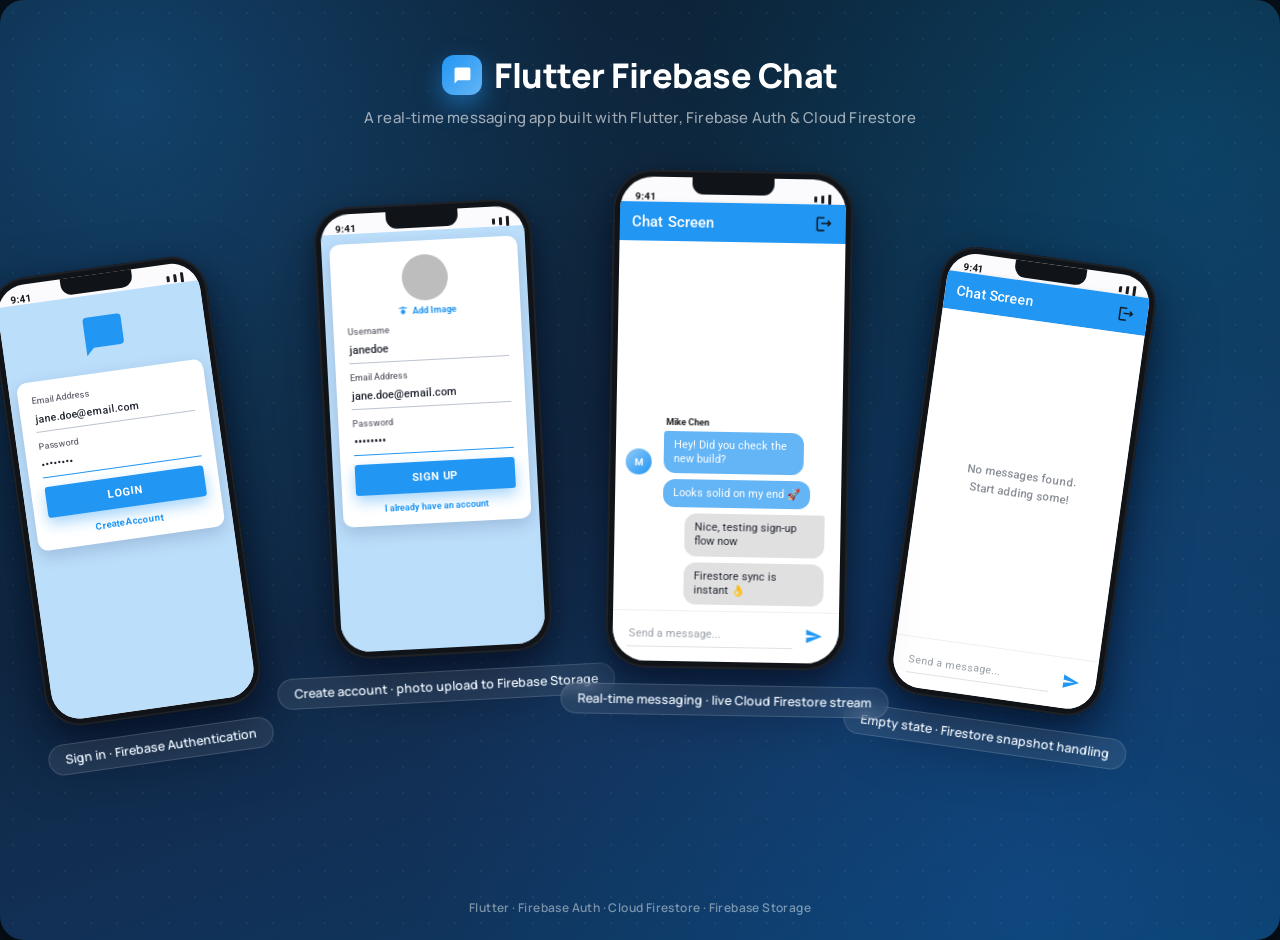
<file: chat.html>
<!DOCTYPE html>
<html lang="en">
<head>
<meta charset="UTF-8">
<title>Flutter Firebase Chat — Portfolio Mockup</title>
<style>
  @import url('https://fonts.googleapis.com/css2?family=Manrope:wght@400;500;600;700;800&family=Roboto:wght@400;500;700;900&display=swap');

  * { box-sizing: border-box; margin: 0; padding: 0; }

  body {
    background: #071019;
    display: flex;
    align-items: center;
    justify-content: center;
    
    font-family: 'Roboto', -apple-system, sans-serif;
  }

  .poster {
    position: relative;
    width: 1440px;
    height: 940px;
    border-radius: 24px;
    overflow: hidden;
    background:
      radial-gradient(circle at 10% 10%, rgba(33,150,243,0.30), transparent 40%),
      radial-gradient(circle at 92% 15%, rgba(3,169,244,0.22), transparent 42%),
      radial-gradient(circle at 80% 95%, rgba(21,101,192,0.30), transparent 45%),
      linear-gradient(160deg, #0b1a2b 0%, #0e2338 35%, #123056 68%, #0a3d66 100%);
    box-shadow: 0 40px 100px rgba(0,0,0,0.6);
  }

  /* subtle chat-bubble texture in the background, on-brand with the app's own icon */
  .texture {
    position: absolute;
    inset: 0;
    opacity: 0.05;
    background-image:
      radial-gradient(circle, #fff 1.5px, transparent 1.5px);
    background-size: 26px 26px;
    pointer-events: none;
  }

  .brand {
    position: absolute;
    top: 52px;
    left: 0;
    right: 0;
    text-align: center;
    z-index: 50;
  }

  .brand .mark {
    display: inline-flex;
    align-items: center;
    gap: 12px;
    font-family: 'Manrope', sans-serif;
    font-weight: 800;
    font-size: 34px;
    color: #ffffff;
    letter-spacing: -0.5px;
  }

  .brand .mark .logo-badge {
    width: 40px;
    height: 40px;
    border-radius: 12px;
    background: linear-gradient(135deg, #2196F3, #64B5F6);
    display: flex;
    align-items: center;
    justify-content: center;
    box-shadow: 0 10px 24px rgba(33,150,243,0.5);
  }

  .brand .tagline {
    margin-top: 9px;
    font-family: 'Manrope', sans-serif;
    font-weight: 500;
    font-size: 15px;
    color: rgba(255,255,255,0.6);
    letter-spacing: 0.2px;
  }

  .stage {
    position: absolute;
    top: 195px;
    left: 0;
    right: 0;
    bottom: 56px;
  }

  .phone-slot {
    position: absolute;
    display: flex;
    flex-direction: column;
    align-items: center;
    gap: 16px;
  }

  .caption-pill {
    font-family: 'Manrope', sans-serif;
    font-weight: 600;
    font-size: 12.5px;
    color: #eaf2fb;
    background: rgba(255,255,255,0.08);
    border: 1px solid rgba(255,255,255,0.14);
    padding: 6px 16px;
    border-radius: 999px;
    backdrop-filter: blur(6px);
    white-space: nowrap;
  }

  .phone {
    position: relative;
    width: 218px;
    height: 452px;
    background: #101317;
    border-radius: 36px;
    padding: 7px;
    box-shadow:
      0 30px 60px rgba(3,10,25,0.55),
      0 8px 20px rgba(3,10,25,0.35),
      inset 0 0 0 2px rgba(255,255,255,0.06);
  }

  .phone.front { width: 240px; height: 498px; border-radius: 40px; }

  .notch {
    position: absolute;
    top: 7px;
    left: 50%;
    transform: translateX(-50%);
    width: 72px;
    height: 17px;
    background: #101317;
    border-radius: 0 0 11px 11px;
    z-index: 5;
  }

  .screen {
    position: relative;
    width: 100%;
    height: 100%;
    background: #fbfbfd;
    border-radius: 29px;
    overflow: hidden;
    font-family: 'Roboto', sans-serif;
    display: flex;
    flex-direction: column;
  }
  .phone.front .screen { border-radius: 33px; }

  .statusbar {
    display: flex;
    justify-content: space-between;
    align-items: center;
    padding: 9px 15px 0;
    font-size: 10px;
    font-weight: 700;
    color: #1a1a1f;
    flex-shrink: 0;
  }
  .statusbar .icons { display: flex; gap: 4px; align-items: center; }
  .bar { width: 3px; background: currentColor; border-radius: 1px; }

  /* ---------- real Material AppBar (blue, matches Colors.blue primarySwatch) ---------- */
  .appbar {
    background: #2196F3;
    color: #fff;
    display: flex;
    align-items: center;
    justify-content: space-between;
    padding: 10px 12px;
    font-weight: 500;
    font-size: 14px;
    letter-spacing: 0.1px;
    box-shadow: 0 2px 6px rgba(0,0,0,0.15);
    flex-shrink: 0;
  }
  .appbar .spacer { width: 20px; }

  /* ================= AUTH SCREENS ================= */
  .auth-screen {
    flex: 1;
    background: #BBDEFB; /* colorScheme.primaryContainer, blue swatch */
    overflow: hidden;
    display: flex;
    flex-direction: column;
    align-items: center;
    padding-top: 14px;
  }
  .auth-icon-wrap {
    width: 54px; height: 54px;
    display: flex; align-items: center; justify-content: center;
    margin-bottom: 6px;
  }
  .auth-card {
    background: #fff;
    border-radius: 10px;
    width: 188px;
    margin-top: 4px;
    padding: 14px 14px 12px;
    box-shadow: 0 6px 16px rgba(20,40,80,0.18);
  }
  .avatar-pick {
    display: flex;
    flex-direction: column;
    align-items: center;
    gap: 4px;
    margin-bottom: 8px;
  }
  .avatar-circle {
    width: 46px; height: 46px;
    border-radius: 999px;
    background: #BDBDBD;
  }
  .avatar-btn {
    display: flex; align-items: center; gap: 4px;
    font-size: 9px; font-weight: 700; color: #2196F3;
  }
  .field-label { font-size: 9px; color: #6a6a76; margin-bottom: 3px; font-weight: 500; }
  .auth-field {
    border-bottom: 1.4px solid #bcc3ce;
    padding: 4px 1px 6px;
    margin-bottom: 9px;
    font-size: 10.5px;
    color: #232732;
    font-weight: 500;
  }
  .auth-field.focus { border-bottom-color: #2196F3; }
  .auth-btn {
    background: #2196F3;
    color: #fff;
    text-align: center;
    font-weight: 700;
    font-size: 11px;
    letter-spacing: 0.4px;
    padding: 9px 0;
    border-radius: 3px;
    margin-top: 4px;
    box-shadow: 0 6px 14px rgba(33,150,243,0.4);
  }
  .auth-switch {
    text-align: center;
    margin-top: 9px;
    font-size: 9.5px;
    font-weight: 700;
    color: #2196F3;
  }

  /* ================= CHAT SCREENS ================= */
  .chat-body {
    flex: 1;
    background: #ffffff;
    display: flex;
    flex-direction: column;
    overflow: hidden;
  }
  .msg-list {
    flex: 1;
    padding: 10px 0 4px;
    display: flex;
    flex-direction: column;
    justify-content: flex-end;
    gap: 2px;
    overflow: hidden;
  }
  .msg-row { display: flex; position: relative; padding: 0 10px; }
  .msg-row.me { justify-content: flex-end; }
  .msg-row.them { justify-content: flex-start; }
  .msg-col { display: flex; flex-direction: column; max-width: 74%; }
  .msg-col.me { align-items: flex-end; }
  .msg-col.them { align-items: flex-start; }
  .msg-username { font-size: 9px; font-weight: 700; color: #1a1a1f; margin: 6px 8px 2px; }
  .bubble {
    padding: 7px 10px;
    border-radius: 12px;
    font-size: 10.5px;
    line-height: 1.35;
    margin: 2px 6px;
  }
  .bubble.me { background: #E0E0E0; color: #232732; border-top-right-radius: 3px; }
  .bubble.them { background: #64B5F6; color: #fff; border-top-left-radius: 3px; }
  .bubble.next { border-top-left-radius: 12px; border-top-right-radius: 12px; }
  .avatar-mini {
    width: 26px; height: 26px; border-radius: 999px;
    background: linear-gradient(135deg,#90CAF9,#2196F3);
    flex-shrink: 0;
    display: flex; align-items: center; justify-content: center;
    color: #fff; font-size: 10px; font-weight: 700;
  }
  .msg-with-avatar { display: flex; align-items: flex-end; gap: 6px; }

  .composer {
    display: flex;
    align-items: center;
    gap: 6px;
    padding: 8px 10px 12px 14px;
    border-top: 1px solid #eef0f3;
    flex-shrink: 0;
  }
  .composer-input {
    flex: 1;
    font-size: 10.5px;
    color: #9aa0a8;
    border-bottom: 1.3px solid #dfe2e6;
    padding: 6px 2px;
  }
  .send-btn {
    width: 30px; height: 30px;
    display: flex; align-items: center; justify-content: center;
    color: #2196F3;
  }

  .empty-state {
    flex: 1;
    display: flex;
    align-items: center;
    justify-content: center;
    text-align: center;
    padding: 0 26px;
  }
  .empty-state span {
    font-size: 11.5px;
    color: #8a8f97;
    font-weight: 500;
    line-height: 1.5;
  }

  .footer-note {
    position: absolute;
    bottom: 24px;
    left: 0; right: 0;
    text-align: center;
    font-family: 'Manrope', sans-serif;
    font-size: 12px;
    font-weight: 600;
    color: rgba(255,255,255,0.45);
    letter-spacing: 0.4px;
  }
</style>
</head>
<body>

<div class="poster">
  <div class="texture"></div>

  <div class="brand">
    <div class="mark">
      <span class="logo-badge">
        <svg width="19" height="19" viewBox="0 0 24 24" fill="#fff"><path d="M20 2H4a2 2 0 00-2 2v18l4-4h14a2 2 0 002-2V4a2 2 0 00-2-2z"/></svg>
      </span>
      Flutter Firebase Chat
    </div>
    <div class="tagline">A real‑time messaging app built with Flutter, Firebase Auth &amp; Cloud Firestore</div>
  </div>

  <div class="stage">

    <!-- ===== PHONE 1: LOGIN ===== -->
    <div class="phone-slot" style="left:15px; top:70px; transform: rotate(-8deg); z-index:2;">
      <div class="phone">
        <div class="notch"></div>
        <div class="screen">
          <div class="statusbar">
            <span>9:41</span>
            <span class="icons"><span class="bar" style="height:6px"></span><span class="bar" style="height:8px"></span><span class="bar" style="height:10px"></span></span>
          </div>
          <div class="auth-screen">
            <div class="auth-icon-wrap">
              <svg width="46" height="46" viewBox="0 0 24 24" fill="#2196F3"><path d="M20 2H4a2 2 0 00-2 2v18l4-4h14a2 2 0 002-2V4a2 2 0 00-2-2z"/></svg>
            </div>
            <div class="auth-card">
              <div class="field-label">Email Address</div>
              <div class="auth-field">jane.doe@email.com</div>
              <div class="field-label">Password</div>
              <div class="auth-field focus">••••••••</div>
              <div class="auth-btn">LOGIN</div>
              <div class="auth-switch">Create Account</div>
            </div>
          </div>
        </div>
      </div>
      <div class="caption-pill">Sign in · Firebase Authentication</div>
    </div>

    <!-- ===== PHONE 2: SIGN UP ===== -->
    <div class="phone-slot" style="left:265px; top:8px; transform: rotate(-3deg); z-index:3;">
      <div class="phone">
        <div class="notch"></div>
        <div class="screen">
          <div class="statusbar">
            <span>9:41</span>
            <span class="icons"><span class="bar" style="height:6px"></span><span class="bar" style="height:8px"></span><span class="bar" style="height:10px"></span></span>
          </div>
          <div class="auth-screen" style="padding-top:8px;">
            <div class="auth-card" style="margin-top:2px;">
              <div class="avatar-pick">
                <div class="avatar-circle"></div>
                <div class="avatar-btn">
                  <svg width="11" height="11" viewBox="0 0 24 24" fill="#2196F3"><path d="M9 3l-1.83 2H3v2h18V5h-4.17L15 3H9zm3 6a5 5 0 100 10 5 5 0 000-10z"/></svg>
                  Add Image
                </div>
              </div>
              <div class="field-label">Username</div>
              <div class="auth-field">janedoe</div>
              <div class="field-label">Email Address</div>
              <div class="auth-field">jane.doe@email.com</div>
              <div class="field-label">Password</div>
              <div class="auth-field focus">••••••••</div>
              <div class="auth-btn">SIGN UP</div>
              <div class="auth-switch" style="font-size:8.5px;">I already have an account</div>
            </div>
          </div>
        </div>
      </div>
      <div class="caption-pill">Create account · photo upload to Firebase Storage</div>
    </div>

    <!-- ===== PHONE 3: CHAT SCREEN (front, hero) ===== -->
    <div class="phone-slot" style="left:565px; top:-24px; transform: rotate(1deg); z-index:5;">
      <div class="phone front">
        <div class="notch" style="width:82px;"></div>
        <div class="screen">
          <div class="statusbar" style="margin-top:5px;">
            <span>9:41</span>
            <span class="icons"><span class="bar" style="height:6px"></span><span class="bar" style="height:8px"></span><span class="bar" style="height:10px"></span></span>
          </div>
          <div class="appbar">
            <span style="font-size:15px;">Chat Screen</span>
            <svg width="19" height="19" viewBox="0 0 24 24" fill="#0f1c27"><path d="M17 7l-1.41 1.41L17.17 10H8v2h9.17l-1.58 1.59L17 15l4-4-4-4zM4 5h8V3H4c-1.1 0-2 .9-2 2v14c0 1.1.9 2 2 2h8v-2H4V5z"/></svg>
          </div>
          <div class="chat-body">
            <div class="msg-list">
              <div class="msg-row them">
                <div class="msg-with-avatar">
                  <div class="avatar-mini">M</div>
                  <div class="msg-col them">
                    <div class="msg-username">Mike Chen</div>
                    <div class="bubble them">Hey! Did you check the new build?</div>
                  </div>
                </div>
              </div>
              <div class="msg-row them">
                <div class="msg-with-avatar">
                  <div style="width:26px;flex-shrink:0;"></div>
                  <div class="bubble them next">Looks solid on my end 🚀</div>
                </div>
              </div>
              <div class="msg-row me">
                <div class="msg-col me">
                  <div class="bubble me">Nice, testing sign‑up flow now</div>
                </div>
              </div>
              <div class="msg-row me">
                <div class="msg-col me">
                  <div class="bubble me next">Firestore sync is instant 👌</div>
                </div>
              </div>
            </div>
            <div class="composer">
              <div class="composer-input">Send a message...</div>
              <div class="send-btn">
                <svg width="18" height="18" viewBox="0 0 24 24" fill="#2196F3"><path d="M2.01 21L23 12 2.01 3 2 10l15 2-15 2z"/></svg>
              </div>
            </div>
          </div>
        </div>
      </div>
      <div class="caption-pill">Real‑time messaging · live Cloud Firestore stream</div>
    </div>

    <!-- ===== PHONE 4: EMPTY STATE ===== -->
    <div class="phone-slot" style="left:875px; top:60px; transform: rotate(8deg); z-index:2;">
      <div class="phone">
        <div class="notch"></div>
        <div class="screen">
          <div class="statusbar">
            <span>9:41</span>
            <span class="icons"><span class="bar" style="height:6px"></span><span class="bar" style="height:8px"></span><span class="bar" style="height:10px"></span></span>
          </div>
          <div class="appbar">
            <span style="font-size:14px;">Chat Screen</span>
            <svg width="18" height="18" viewBox="0 0 24 24" fill="#0f1c27"><path d="M17 7l-1.41 1.41L17.17 10H8v2h9.17l-1.58 1.59L17 15l4-4-4-4zM4 5h8V3H4c-1.1 0-2 .9-2 2v14c0 1.1.9 2 2 2h8v-2H4V5z"/></svg>
          </div>
          <div class="chat-body">
            <div class="empty-state">
              <span>No messages found.<br>Start adding some!</span>
            </div>
            <div class="composer">
              <div class="composer-input">Send a message...</div>
              <div class="send-btn">
                <svg width="18" height="18" viewBox="0 0 24 24" fill="#2196F3"><path d="M2.01 21L23 12 2.01 3 2 10l15 2-15 2z"/></svg>
              </div>
            </div>
          </div>
        </div>
      </div>
      <div class="caption-pill">Empty state · Firestore snapshot handling</div>
    </div>

  </div>

  <div class="footer-note">Flutter · Firebase Auth · Cloud Firestore · Firebase Storage</div>

</div>

</body>
</html>
</file>
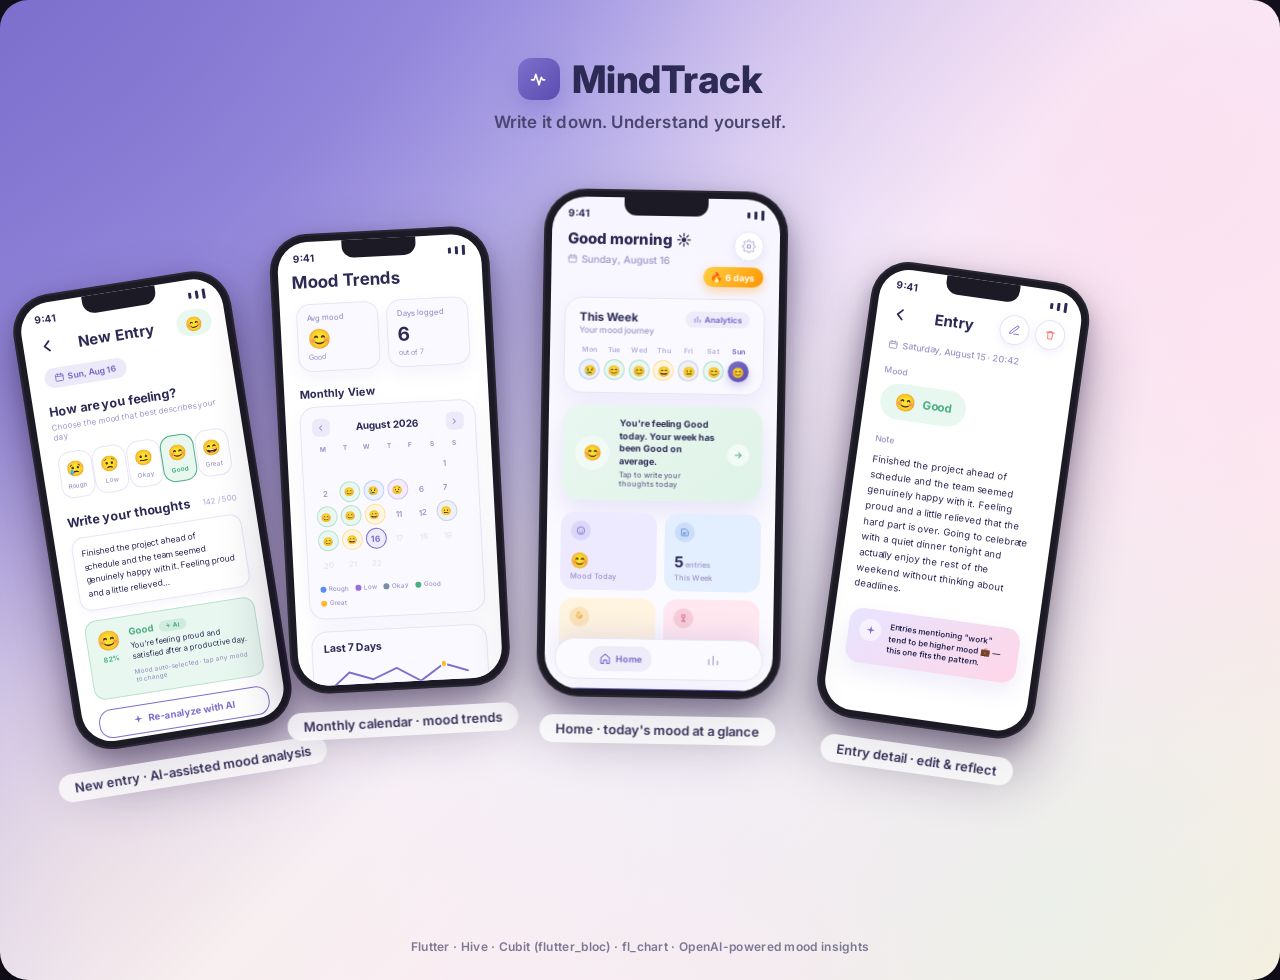
<file: mindtrack.html>
<!DOCTYPE html>
<html lang="en">
<head>
<meta charset="UTF-8">
<title>MindTrack — Portfolio Mockup</title>
<style>
  @import url('https://fonts.googleapis.com/css2?family=Inter:wght@400;500;600;700;800&display=swap');

  * { box-sizing: border-box; margin: 0; padding: 0; }

  body {
    background: #14101f;
    display: flex;
    align-items: center;
    justify-content: center;
    
    font-family: 'Inter', -apple-system, sans-serif;
  }

  .poster {
    position: relative;
    width: 1500px;
    height: 980px;
    border-radius: 28px;
    overflow: hidden;
    background:
      radial-gradient(circle at 10% 8%, rgba(124,111,205,0.45), transparent 42%),
      radial-gradient(circle at 90% 14%, rgba(255,214,231,0.55), transparent 42%),
      radial-gradient(circle at 82% 92%, rgba(212,245,233,0.45), transparent 45%),
      radial-gradient(circle at 8% 90%, rgba(255,237,216,0.5), transparent 42%),
      linear-gradient(135deg, #7C6FCD 0%, #9B8FE0 20%, #F3F0FF 52%, #FFE9F2 78%, #FFEEDD 100%);
    box-shadow: 0 40px 100px rgba(0,0,0,0.55);
  }

  .brand {
    position: absolute;
    top: 56px;
    left: 0;
    right: 0;
    text-align: center;
    z-index: 50;
  }

  .brand .mark {
    display: inline-flex;
    align-items: center;
    gap: 12px;
    font-weight: 800;
    font-size: 38px;
    color: #2D2B55;
    letter-spacing: -0.5px;
  }

  .brand .mark .logo-badge {
    width: 42px;
    height: 42px;
    border-radius: 13px;
    background: linear-gradient(135deg, #7C6FCD, #5B4DB0);
    display: flex;
    align-items: center;
    justify-content: center;
    box-shadow: 0 10px 24px rgba(124,111,205,0.5);
  }

  .brand .tagline {
    margin-top: 10px;
    font-weight: 600;
    font-size: 17px;
    color: #4A4670;
    letter-spacing: 0.2px;
  }

  .stage {
    position: absolute;
    top: 210px;
    left: 0;
    right: 0;
    bottom: 60px;
  }

  .phone-slot {
    position: absolute;
    display: flex;
    flex-direction: column;
    align-items: center;
    gap: 18px;
  }

  .caption-pill {
    font-weight: 600;
    font-size: 13px;
    color: #37325A;
    background: rgba(255,255,255,0.78);
    padding: 6px 16px;
    border-radius: 999px;
    backdrop-filter: blur(6px);
  }

  .phone {
    position: relative;
    width: 220px;
    height: 460px;
    background: #1c1a24;
    border-radius: 38px;
    padding: 8px;
    box-shadow:
      0 30px 60px rgba(30,15,55,0.45),
      0 8px 20px rgba(30,15,55,0.25),
      inset 0 0 0 2px rgba(255,255,255,0.06);
  }

  .phone.front { width: 244px; height: 508px; border-radius: 42px; }

  .notch {
    position: absolute;
    top: 8px;
    left: 50%;
    transform: translateX(-50%);
    width: 74px;
    height: 18px;
    background: #1c1a24;
    border-radius: 0 0 12px 12px;
    z-index: 5;
  }

  .screen {
    position: relative;
    width: 100%;
    height: 100%;
    background: #ffffff;
    border-radius: 30px;
    overflow: hidden;
    font-family: 'Inter', sans-serif;
  }

  .phone.front .screen { border-radius: 34px; }

  .screen.home-bg {
    background: linear-gradient(180deg, #F7F5FF 0%, #FCFBFF 100%);
  }

  .statusbar {
    display: flex;
    justify-content: space-between;
    align-items: center;
    padding: 10px 16px 2px;
    font-size: 10px;
    font-weight: 700;
    color: #2D2B55;
  }

  .statusbar .icons { display: flex; gap: 4px; align-items: center; }
  .bar { width: 3px; background: currentColor; border-radius: 1px; }

  /* ---------- app bar ---------- */
  .appbar {
    display: flex;
    align-items: center;
    justify-content: space-between;
    padding: 6px 14px 0;
  }
  .appbar .title { font-weight: 700; font-size: 15px; color: #2D2B55; }
  .icon-btn { width: 19px; height: 19px; color: #2D2B55; flex-shrink: 0; }

  /* ---------- greeting header ---------- */
  .greet-block { padding: 14px 16px 0; }
  .greet-block .greet { font-size: 15px; font-weight: 800; color: #2D2B55; }
  .greet-block .date-row { display: flex; align-items: center; gap: 4px; margin-top: 5px; }
  .greet-block .date-row span { font-size: 10px; font-weight: 500; color: #9D95C7; }
  .header-top-row { display: flex; align-items: flex-start; justify-content: space-between; padding: 0 16px; }
  .settings-btn {
    width: 30px; height: 30px; border-radius: 999px; background: #fff;
    border: 1px solid #E8E5F5; display: flex; align-items: center; justify-content: center;
    box-shadow: 0 3px 10px rgba(124,111,205,0.12);
  }
  .streak-badge {
    margin-top: 6px;
    display: flex; align-items: center; gap: 3px;
    background: linear-gradient(135deg, #FFCF44, #FF9500);
    border-radius: 999px; padding: 4px 9px 4px 7px;
    box-shadow: 0 4px 10px rgba(255,149,0,0.35);
  }
  .streak-badge span { font-size: 9px; font-weight: 700; color: #fff; }

  /* ---------- mood strip card ---------- */
  .mood-strip-card {
    margin: 12px 14px 0;
    background: #FAF9FF;
    border: 1px solid #E8E5F5;
    border-radius: 18px;
    padding: 12px 14px;
    box-shadow: 0 10px 22px rgba(124,111,205,0.09);
  }
  .mood-strip-head { display: flex; justify-content: space-between; align-items: flex-start; }
  .mood-strip-head .h1 { font-size: 11.5px; font-weight: 700; color: #2D2B55; }
  .mood-strip-head .h2 { font-size: 8.5px; font-weight: 500; color: #9D95C7; margin-top: 1px; }
  .analytics-pill {
    display: flex; align-items: center; gap: 3px;
    background: rgba(124,111,205,0.10); color: #7C6FCD;
    border-radius: 999px; padding: 3px 8px; font-size: 8px; font-weight: 700;
  }
  .day-circles { display: flex; justify-content: space-between; margin-top: 10px; }
  .day-circle-col { display: flex; flex-direction: column; align-items: center; gap: 5px; }
  .day-circle-col .dlabel { font-size: 7px; font-weight: 700; color: #BBB7DF; letter-spacing: 0.3px; }
  .day-circle-col .dlabel.today { color: #7C6FCD; }
  .day-circle {
    width: 21px; height: 21px; border-radius: 999px;
    display: flex; align-items: center; justify-content: center;
    font-size: 10px;
  }
  .day-circle.today-ring {
    background: linear-gradient(135deg, #7C6FCD, #5B4DB0);
    box-shadow: 0 4px 8px rgba(124,111,205,0.35);
  }
  .day-circle.past-mood { border: 1.3px solid; }
  .day-circle.empty { background: #F0EEF9; border: 1px solid #E8E5F5; }

  /* ---------- daily prompt gradient card ---------- */
  .prompt-card {
    margin: 12px 14px 0;
    border-radius: 18px;
    padding: 12px 13px;
    display: flex; align-items: center; gap: 10px;
    box-shadow: 0 12px 24px rgba(124,111,205,0.14);
  }
  .prompt-orb {
    width: 34px; height: 34px; border-radius: 999px;
    background: rgba(255,255,255,0.45);
    display: flex; align-items: center; justify-content: center;
    font-size: 15px; flex-shrink: 0;
  }
  .prompt-text { flex: 1; }
  .prompt-text .l1 { font-size: 9px; font-weight: 700; color: #2D2B55; line-height: 1.4; }
  .prompt-text .l2 { font-size: 7.5px; font-weight: 500; color: #6b678f; margin-top: 3px; }
  .prompt-arrow {
    width: 22px; height: 22px; border-radius: 999px; background: rgba(255,255,255,0.55);
    display: flex; align-items: center; justify-content: center; flex-shrink: 0;
  }

  /* ---------- stat cards ---------- */
  .stat-grid { display: flex; flex-wrap: wrap; gap: 8px; margin: 12px 14px 0; }
  .stat-card { border-radius: 14px; padding: 9px 10px; width: calc(50% - 4px); box-sizing: border-box; }
  .stat-icon {
    width: 20px; height: 20px; border-radius: 999px;
    display: flex; align-items: center; justify-content: center; margin-bottom: 12px;
  }
  .stat-value { font-size: 15px; font-weight: 700; color: #2D2B55; line-height: 1; }
  .stat-value .unit { font-size: 7.5px; font-weight: 500; color: #9D95C7; margin-left: 2px; }
  .stat-label { font-size: 7.5px; font-weight: 500; color: #9D95C7; margin-top: 4px; }

  /* ---------- full-width gradient CTA ---------- */
  .cta-btn {
    margin: 12px 14px 0;
    background: linear-gradient(135deg, #7C6FCD, #5B4DB0);
    border-radius: 18px; padding: 10px 12px;
    display: flex; align-items: center; gap: 9px;
    box-shadow: 0 10px 20px rgba(124,111,205,0.4);
  }
  .cta-icon { width: 26px; height: 26px; border-radius: 999px; background: rgba(255,255,255,0.20); display: flex; align-items: center; justify-content: center; flex-shrink: 0; }
  .cta-text .t1 { font-size: 10.5px; font-weight: 700; color: #fff; }
  .cta-text .t2 { font-size: 7.5px; font-weight: 400; color: rgba(255,255,255,0.8); margin-top: 2px; }
  .cta-arrow { width: 22px; height: 22px; border-radius: 999px; background: rgba(255,255,255,0.20); display: flex; align-items: center; justify-content: center; margin-left: auto; flex-shrink: 0; }

  /* ---------- section + search + entries ---------- */
  .section-row { display: flex; justify-content: space-between; align-items: center; padding: 13px 16px 0; }
  .section-row .sl { font-size: 11.5px; font-weight: 700; color: #2D2B55; }
  .section-row .sr { font-size: 8px; font-weight: 500; color: #9D95C7; }

  .search-pill {
    margin: 8px 14px 0;
    height: 26px; border-radius: 999px; background: #fff; border: 1px solid #E8E5F5;
    box-shadow: 0 4px 10px rgba(124,111,205,0.08);
    display: flex; align-items: center; padding: 0 8px; gap: 5px;
  }
  .search-pill span { font-size: 8px; color: #BBB7DF; font-weight: 500; }
  .search-pill .tune { margin-left: auto; width: 16px; height: 16px; border-radius: 5px; background: rgba(124,111,205,0.10); display: flex; align-items: center; justify-content: center; }

  .entry-tile {
    margin: 8px 14px 0;
    background: #FAF9FF; border: 1px solid #E8E5F5;
    border-radius: 16px; padding: 9px 10px;
    display: flex; gap: 8px;
    box-shadow: 0 8px 18px rgba(124,111,205,0.08);
  }
  .entry-avatar { width: 30px; height: 30px; border-radius: 999px; border: 1.3px solid; display: flex; align-items: center; justify-content: center; font-size: 14px; flex-shrink: 0; }
  .entry-body { flex: 1; min-width: 0; }
  .entry-top { display: flex; justify-content: space-between; align-items: center; }
  .entry-date { font-size: 7.5px; font-weight: 600; color: #9D95C7; }
  .entry-mood-pill { font-size: 7px; font-weight: 700; padding: 2px 6px; border-radius: 999px; }
  .entry-note { font-size: 8.5px; font-weight: 400; color: #2D2B55; margin-top: 4px; line-height: 1.4; overflow: hidden; text-overflow: ellipsis; white-space: nowrap; }
  .entry-tag { display: inline-flex; align-items: center; gap: 3px; margin-top: 6px; background: rgba(124,111,205,0.08); border-radius: 999px; padding: 2px 7px; }
  .entry-tag span { font-size: 7px; font-weight: 700; color: #7C6FCD; }

  /* ---------- floating bottom nav ---------- */
  .bottom-nav {
    position: absolute; left: 10px; right: 10px; bottom: 10px;
    background: #FBFAFF; border: 1px solid #E8E5F5; border-radius: 20px;
    padding: 7px 10px; display: flex; justify-content: space-around;
    box-shadow: 0 -6px 24px rgba(124,111,205,0.16);
  }
  .nav-item { display: flex; align-items: center; gap: 4px; padding: 6px 10px; border-radius: 12px; }
  .nav-item.active { background: rgba(124,111,205,0.10); }
  .nav-item span { font-size: 9px; font-weight: 700; color: #7C6FCD; }

  /* ================= ADD ENTRY SCREEN ================= */
  .date-badge {
    display: inline-flex; align-items: center; gap: 4px;
    background: #ECEAF8; border-radius: 999px; padding: 5px 10px;
    margin: 10px 16px 0;
  }
  .date-badge span { font-size: 8.5px; font-weight: 700; color: #7C6FCD; }

  .mood-q { padding: 16px 16px 0; }
  .mood-q .h1 { font-size: 12.5px; font-weight: 700; color: #2D2B55; }
  .mood-q .h2 { font-size: 8px; font-weight: 400; color: #9D95C7; margin-top: 3px; }

  .mood-tiles { display: flex; justify-content: space-between; padding: 11px 16px 0; }
  .mood-tile {
    width: 34px; border-radius: 12px; padding: 7px 0; text-align: center;
    border: 1px solid #E8E5F5; background: #fff;
  }
  .mood-tile.sel { border-width: 1.6px; }
  .mood-tile .em { font-size: 15px; }
  .mood-tile .lb { font-size: 6.3px; font-weight: 500; color: #9D95C7; margin-top: 4px; display: block; }
  .mood-tile.sel .lb { font-weight: 700; }

  .note-head { display: flex; justify-content: space-between; align-items: center; padding: 16px 16px 0; }
  .note-head .h1 { font-size: 12.5px; font-weight: 700; color: #2D2B55; }
  .note-head .cnt { font-size: 8px; font-weight: 500; color: #BBB7DF; }

  .note-box {
    margin: 9px 16px 0; background: #fff; border: 1px solid #E8E5F5; border-radius: 12px;
    padding: 9px; min-height: 62px; box-shadow: 0 4px 10px rgba(124,111,205,0.06);
  }
  .note-box p { font-size: 8.5px; font-weight: 400; color: #2D2B55; line-height: 1.6; }

  .ai-card {
    margin: 10px 16px 0; border-radius: 12px; padding: 10px; border: 1px solid;
    display: flex; gap: 9px;
  }
  .ai-card .col1 { text-align: center; }
  .ai-card .col1 .em { font-size: 19px; }
  .ai-card .col1 .pct { font-size: 7px; font-weight: 700; margin-top: 2px; }
  .ai-card .col2 { flex: 1; }
  .ai-row1 { display: flex; align-items: center; gap: 5px; }
  .ai-row1 .lbl { font-size: 9.5px; font-weight: 700; }
  .ai-chip { display: inline-flex; align-items: center; gap: 2px; padding: 1.5px 6px; border-radius: 999px; }
  .ai-chip span { font-size: 6.3px; font-weight: 700; }
  .ai-card .insight { font-size: 7.7px; color: #2D2B55; margin-top: 4px; line-height: 1.4; }
  .ai-card .sub { font-size: 6.3px; color: #9D95C7; font-weight: 500; margin-top: 5px; }

  .btn-secondary {
    margin: 10px 16px 0; border: 1.4px solid #7C6FCD; border-radius: 13px;
    padding: 8px 0; text-align: center; display: flex; align-items: center; justify-content: center; gap: 5px;
  }
  .btn-secondary span { font-size: 9.5px; font-weight: 700; color: #7C6FCD; }
  .btn-primary {
    margin: 8px 16px 0; border-radius: 13px; padding: 9px 0; text-align: center;
    display: flex; align-items: center; justify-content: center; gap: 5px;
    box-shadow: 0 8px 16px rgba(76,175,130,0.35);
  }
  .btn-primary span { font-size: 9.5px; font-weight: 700; color: #fff; }

  /* ================= ANALYTICS SCREEN ================= */
  .summary-row { display: flex; gap: 8px; padding: 12px 16px 0; }
  .summary-card { flex: 1; background: #FAF9FF; border: 1px solid #E8E5F5; border-radius: 14px; padding: 9px 10px; box-shadow: 0 8px 16px rgba(124,111,205,0.08); }
  .summary-card .lbl { font-size: 7.7px; font-weight: 500; color: #9D95C7; }
  .summary-card .val { font-size: 19px; margin-top: 5px; }
  .summary-card .sub { font-size: 7.3px; color: #9D95C7; margin-top: 2px; }

  .analytics-section-label { padding: 15px 16px 6px; font-size: 11px; font-weight: 700; color: #2D2B55; }

  .cal-card { margin: 0 14px; background: #FAF9FF; border: 1px solid #E8E5F5; border-radius: 16px; padding: 11px; box-shadow: 0 8px 18px rgba(124,111,205,0.08); }
  .cal-nav { display: flex; align-items: center; justify-content: space-between; }
  .cal-nav .m { font-size: 10px; font-weight: 700; color: #2D2B55; }
  .cal-nav .navbtn { width: 18px; height: 18px; border-radius: 6px; background: #ECEAF8; display: flex; align-items: center; justify-content: center; }
  .cal-weekdays { display: flex; justify-content: space-between; margin-top: 9px; }
  .cal-weekdays span { width: 21px; text-align: center; font-size: 6.5px; font-weight: 700; color: #9D95C7; }
  .cal-grid { display: flex; flex-wrap: wrap; gap: 3px; margin-top: 5px; }
  .cal-day { width: 21px; height: 21px; border-radius: 999px; display: flex; align-items: center; justify-content: center; font-size: 8px; font-weight: 600; color: #9D95C7; box-sizing: border-box; }
  .cal-day.mood { font-size: 8.5px; border: 1px solid; }
  .cal-day.today { border: 1.6px solid #7C6FCD; color: #7C6FCD; font-weight: 700; }
  .cal-legend { display: flex; flex-wrap: wrap; gap: 6px; margin-top: 10px; }
  .cal-legend-item { display: flex; align-items: center; gap: 3px; }
  .cal-legend-item .dot { width: 6px; height: 6px; border-radius: 999px; }
  .cal-legend-item span { font-size: 6.3px; font-weight: 500; color: #9D95C7; }

  .chart-peek { margin: 12px 14px 0; background: #FAF9FF; border: 1px solid #E8E5F5; border-radius: 16px 16px 0 0; padding: 10px 12px 0; box-shadow: 0 -4px 12px rgba(124,111,205,0.05); }
  .chart-peek .lbl { font-size: 10.5px; font-weight: 700; color: #2D2B55; margin-bottom: 8px; }

  /* ================= ENTRY DETAIL SCREEN ================= */
  .detail-date { display: flex; align-items: center; gap: 4px; padding: 10px 16px 0; }
  .detail-date span { font-size: 9px; font-weight: 500; color: #9D95C7; }

  .detail-block { padding: 16px 16px 0; }
  .detail-block .cap { font-size: 8.5px; font-weight: 500; color: #9D95C7; }

  .mood-badge-lg {
    display: inline-flex; align-items: center; gap: 7px; margin-top: 7px;
    padding: 8px 14px; border-radius: 999px;
  }
  .mood-badge-lg .em { font-size: 17px; }
  .mood-badge-lg .lb { font-size: 11.5px; font-weight: 700; }

  .note-full { margin-top: 8px; font-size: 9.5px; font-weight: 400; color: #2D2B55; line-height: 1.65; }

  .edit-fab-row { display: flex; gap: 6px; }
  .fab-circle { width: 30px; height: 30px; border-radius: 999px; background: #fff; border: 1px solid #E8E5F5; display: flex; align-items: center; justify-content: center; box-shadow: 0 3px 8px rgba(124,111,205,0.10); }

  .insight-strip {
    margin: 16px 16px 0; background: linear-gradient(135deg, #E8E4FF, #FFD6E7);
    border-radius: 14px; padding: 10px 11px; display: flex; gap: 8px; align-items: flex-start;
    box-shadow: 0 10px 20px rgba(124,111,205,0.12);
  }
  .insight-strip .ic { width: 22px; height: 22px; border-radius: 999px; background: rgba(255,255,255,0.55); display: flex; align-items: center; justify-content: center; flex-shrink: 0; }
  .insight-strip p { font-size: 8px; font-weight: 600; color: #2D2B55; line-height: 1.45; }

  .footer-note {
    position: absolute;
    bottom: 26px;
    left: 0; right: 0;
    text-align: center;
    font-size: 12px;
    font-weight: 600;
    color: rgba(45,43,85,0.6);
    letter-spacing: 0.3px;
  }
</style>
</head>
<body>

<div class="poster">

  <div class="brand">
    <div class="mark">
      <span class="logo-badge">
        <svg width="20" height="20" viewBox="0 0 24 24" fill="none">
          <path d="M3 13h3.2l2-6.5L12 19l2.8-9 1.8 3h2.2" stroke="#fff" stroke-width="2" stroke-linecap="round" stroke-linejoin="round"/>
        </svg>
      </span>
      MindTrack
    </div>
    <div class="tagline">Write it down. Understand yourself.</div>
  </div>

  <div class="stage">

    <!-- ===== PHONE: ADD ENTRY (mood + AI) ===== -->
    <div class="phone-slot" style="left:20px; top:70px; transform: rotate(-9deg); z-index:2;">
      <div class="phone">
        <div class="notch"></div>
        <div class="screen">
          <div class="statusbar">
            <span>9:41</span>
            <span class="icons"><span class="bar" style="height:6px"></span><span class="bar" style="height:8px"></span><span class="bar" style="height:10px"></span></span>
          </div>
          <div class="appbar">
            <svg class="icon-btn" viewBox="0 0 24 24" fill="none"><path d="M15 6l-6 6 6 6" stroke="currentColor" stroke-width="2.2" stroke-linecap="round" stroke-linejoin="round"/></svg>
            <span class="title">New Entry</span>
            <div style="background:#E8F7F0; border-radius:999px; padding:3px 9px;"><span style="font-size:14px;">😊</span></div>
          </div>

          <div class="date-badge">
            <svg width="10" height="10" viewBox="0 0 24 24" fill="none"><rect x="3" y="5" width="18" height="16" rx="2" stroke="#7C6FCD" stroke-width="2"/><path d="M3 10h18M8 3v4M16 3v4" stroke="#7C6FCD" stroke-width="2" stroke-linecap="round"/></svg>
            <span>Sun, Aug 16</span>
          </div>

          <div class="mood-q">
            <div class="h1">How are you feeling?</div>
            <div class="h2">Choose the mood that best describes your day</div>
          </div>

          <div class="mood-tiles">
            <div class="mood-tile"><div class="em">😢</div><span class="lb">Rough</span></div>
            <div class="mood-tile"><div class="em">😟</div><span class="lb">Low</span></div>
            <div class="mood-tile"><div class="em">😐</div><span class="lb">Okay</span></div>
            <div class="mood-tile sel" style="background:#E8F7F0; border-color:#4CAF82;"><div class="em">😊</div><span class="lb" style="color:#4CAF82;">Good</span></div>
            <div class="mood-tile"><div class="em">😄</div><span class="lb">Great</span></div>
          </div>

          <div class="note-head">
            <div class="h1">Write your thoughts</div>
            <div class="cnt">142 / 500</div>
          </div>
          <div class="note-box">
            <p>Finished the project ahead of schedule and the team seemed genuinely happy with it. Feeling proud and a little relieved…</p>
          </div>

          <div class="ai-card" style="background:#E8F7F0; border-color:rgba(76,175,130,0.3);">
            <div class="col1">
              <div class="em">😊</div>
              <div class="pct" style="color:#4CAF82;">82%</div>
            </div>
            <div class="col2">
              <div class="ai-row1">
                <span class="lbl" style="color:#4CAF82;">Good</span>
                <span class="ai-chip" style="background:rgba(76,175,130,0.15);">
                  <svg width="7" height="7" viewBox="0 0 24 24" fill="#4CAF82"><path d="M12 2l2 7 7 2-7 2-2 7-2-7-7-2 7-2z"/></svg>
                  <span style="color:#4CAF82;">AI</span>
                </span>
              </div>
              <div class="insight">You're feeling proud and satisfied after a productive day.</div>
              <div class="sub">Mood auto-selected · tap any mood to change</div>
            </div>
          </div>

          <div class="btn-secondary">
            <svg width="11" height="11" viewBox="0 0 24 24" fill="#7C6FCD"><path d="M12 2l2 7 7 2-7 2-2 7-2-7-7-2 7-2z"/></svg>
            <span>Re-analyze with AI</span>
          </div>
          <div class="btn-primary" style="background:#4CAF82;">
            <svg width="13" height="13" viewBox="0 0 24 24" fill="none"><path d="M5 13l4 4L19 7" stroke="#fff" stroke-width="3" stroke-linecap="round" stroke-linejoin="round"/></svg>
            <span>Save Entry</span>
          </div>
        </div>
      </div>
      <div class="caption-pill">New entry · AI-assisted mood analysis</div>
    </div>

    <!-- ===== PHONE: ANALYTICS (calendar + trend) ===== -->
    <div class="phone-slot" style="left:275px; top:20px; transform: rotate(-3deg); z-index:3;">
      <div class="phone">
        <div class="notch"></div>
        <div class="screen">
          <div class="statusbar">
            <span>9:41</span>
            <span class="icons"><span class="bar" style="height:6px"></span><span class="bar" style="height:8px"></span><span class="bar" style="height:10px"></span></span>
          </div>
          <div class="appbar">
            <span class="title" style="font-size:17px;">Mood Trends</span>
            <span></span>
          </div>

          <div class="summary-row">
            <div class="summary-card">
              <div class="lbl">Avg mood</div>
              <div class="val">😊</div>
              <div class="sub">Good</div>
            </div>
            <div class="summary-card">
              <div class="lbl">Days logged</div>
              <div class="val" style="color:#2D2B55; font-weight:700;">6</div>
              <div class="sub">out of 7</div>
            </div>
          </div>

          <div class="analytics-section-label">Monthly View</div>
          <div class="cal-card">
            <div class="cal-nav">
              <div class="navbtn"><svg width="9" height="9" viewBox="0 0 24 24" fill="none"><path d="M15 6l-6 6 6 6" stroke="#7C6FCD" stroke-width="2.5" stroke-linecap="round" stroke-linejoin="round"/></svg></div>
              <span class="m">August 2026</span>
              <div class="navbtn"><svg width="9" height="9" viewBox="0 0 24 24" fill="none"><path d="M9 6l6 6-6 6" stroke="#7C6FCD" stroke-width="2.5" stroke-linecap="round" stroke-linejoin="round"/></svg></div>
            </div>
            <div class="cal-weekdays"><span>M</span><span>T</span><span>W</span><span>T</span><span>F</span><span>S</span><span>S</span></div>
            <div class="cal-grid">
              <span class="cal-day"></span><span class="cal-day"></span><span class="cal-day"></span><span class="cal-day"></span><span class="cal-day"></span>
              <span class="cal-day">1</span><span class="cal-day">2</span>
              <span class="cal-day mood" style="background:#E8F7F0; border-color:rgba(76,175,130,0.3);">😊</span>
              <span class="cal-day mood" style="background:#EAF0FD; border-color:rgba(91,141,239,0.3);">😢</span>
              <span class="cal-day mood" style="background:#F2ECFB; border-color:rgba(155,111,219,0.3);">😟</span>
              <span class="cal-day">6</span><span class="cal-day">7</span>
              <span class="cal-day mood" style="background:#E8F7F0; border-color:rgba(76,175,130,0.3);">😊</span>
              <span class="cal-day mood" style="background:#E8F7F0; border-color:rgba(76,175,130,0.3);">😊</span>
              <span class="cal-day mood" style="background:#FFF6E0; border-color:rgba(255,184,48,0.35);">😄</span>
              <span class="cal-day">11</span><span class="cal-day">12</span>
              <span class="cal-day mood" style="background:#EDF1F5; border-color:rgba(122,143,166,0.3);">😐</span>
              <span class="cal-day mood" style="background:#E8F7F0; border-color:rgba(76,175,130,0.3);">😊</span>
              <span class="cal-day mood" style="background:#FFF6E0; border-color:rgba(255,184,48,0.35);">😄</span>
              <span class="cal-day mood today" style="background:rgba(124,111,205,0.10);">16</span>
              <span class="cal-day" style="color:#E8E5F5;">17</span>
              <span class="cal-day" style="color:#E8E5F5;">18</span>
              <span class="cal-day" style="color:#E8E5F5;">19</span>
              <span class="cal-day" style="color:#E8E5F5;">20</span>
              <span class="cal-day" style="color:#E8E5F5;">21</span>
              <span class="cal-day" style="color:#E8E5F5;">22</span>
            </div>
            <div class="cal-legend">
              <div class="cal-legend-item"><span class="dot" style="background:#5B8DEF;"></span><span>Rough</span></div>
              <div class="cal-legend-item"><span class="dot" style="background:#9B6FDB;"></span><span>Low</span></div>
              <div class="cal-legend-item"><span class="dot" style="background:#7A8FA6;"></span><span>Okay</span></div>
              <div class="cal-legend-item"><span class="dot" style="background:#4CAF82;"></span><span>Good</span></div>
              <div class="cal-legend-item"><span class="dot" style="background:#FFB830;"></span><span>Great</span></div>
            </div>
          </div>

          <div class="chart-peek">
            <div class="lbl">Last 7 Days</div>
            <svg width="100%" height="46" viewBox="0 0 190 46" preserveAspectRatio="none">
              <polyline points="0,30 30,10 60,18 90,8 120,22 150,6 180,14" fill="none" stroke="#7C6FCD" stroke-width="2" stroke-linecap="round" stroke-linejoin="round"/>
              <circle cx="150" cy="6" r="3.5" fill="#FFB830" stroke="#fff" stroke-width="1.5"/>
            </svg>
          </div>
        </div>
      </div>
      <div class="caption-pill">Monthly calendar · mood trends</div>
    </div>

    <!-- ===== PHONE: HOME (front / hero) ===== -->
    <div class="phone-slot" style="left:540px; top:-20px; transform: rotate(1deg); z-index:5;">
      <div class="phone front">
        <div class="notch" style="width:84px;"></div>
        <div class="screen home-bg">
          <div class="statusbar">
            <span>9:41</span>
            <span class="icons"><span class="bar" style="height:6px"></span><span class="bar" style="height:8px"></span><span class="bar" style="height:10px"></span></span>
          </div>

          <div class="header-top-row" style="margin-top:8px;">
            <div>
              <div class="greet-block" style="padding:0;">
                <div class="greet">Good morning ☀️</div>
                <div class="date-row">
                  <svg width="10" height="10" viewBox="0 0 24 24" fill="none"><rect x="3" y="5" width="18" height="16" rx="2" stroke="#9D95C7" stroke-width="2"/><path d="M3 10h18M8 3v4M16 3v4" stroke="#9D95C7" stroke-width="2" stroke-linecap="round"/></svg>
                  <span>Sunday, August 16</span>
                </div>
              </div>
            </div>
            <div style="display:flex; flex-direction:column; align-items:flex-end;">
              <div class="settings-btn">
                <svg width="14" height="14" viewBox="0 0 24 24" fill="none"><circle cx="12" cy="12" r="3" stroke="#9D95C7" stroke-width="2"/><path d="M19.4 15a1.7 1.7 0 00.3 1.9l.1.1a2 2 0 11-2.8 2.8l-.1-.1a1.7 1.7 0 00-1.9-.3 1.7 1.7 0 00-1 1.6V21a2 2 0 11-4 0v-.1a1.7 1.7 0 00-1.1-1.6 1.7 1.7 0 00-1.9.3l-.1.1a2 2 0 11-2.8-2.8l.1-.1a1.7 1.7 0 00.3-1.9 1.7 1.7 0 00-1.6-1H3a2 2 0 110-4h.1a1.7 1.7 0 001.6-1.1 1.7 1.7 0 00-.3-1.9l-.1-.1a2 2 0 112.8-2.8l.1.1a1.7 1.7 0 001.9.3H9a1.7 1.7 0 001-1.6V3a2 2 0 114 0v.1a1.7 1.7 0 001 1.6 1.7 1.7 0 001.9-.3l.1-.1a2 2 0 112.8 2.8l-.1.1a1.7 1.7 0 00-.3 1.9V9a1.7 1.7 0 001.6 1H21a2 2 0 110 4h-.1a1.7 1.7 0 00-1.6 1z" stroke="#9D95C7" stroke-width="1.4"/></svg>
              </div>
              <div class="streak-badge">
                <span style="font-size:10px;">🔥</span>
                <span>6 days</span>
              </div>
            </div>
          </div>

          <div class="mood-strip-card">
            <div class="mood-strip-head">
              <div>
                <div class="h1">This Week</div>
                <div class="h2">Your mood journey</div>
              </div>
              <div class="analytics-pill">
                <svg width="8" height="8" viewBox="0 0 24 24" fill="none"><path d="M4 20V10M12 20V4M20 20v-7" stroke="#7C6FCD" stroke-width="2.5" stroke-linecap="round"/></svg>
                <span>Analytics</span>
              </div>
            </div>
            <div class="day-circles">
              <div class="day-circle-col"><span class="dlabel">Mon</span><div class="day-circle past-mood" style="background:#EAF0FD; border-color:rgba(91,141,239,0.35);">😢</div></div>
              <div class="day-circle-col"><span class="dlabel">Tue</span><div class="day-circle past-mood" style="background:#E8F7F0; border-color:rgba(76,175,130,0.35);">😊</div></div>
              <div class="day-circle-col"><span class="dlabel">Wed</span><div class="day-circle past-mood" style="background:#E8F7F0; border-color:rgba(76,175,130,0.35);">😊</div></div>
              <div class="day-circle-col"><span class="dlabel">Thu</span><div class="day-circle past-mood" style="background:#FFF6E0; border-color:rgba(255,184,48,0.4);">😄</div></div>
              <div class="day-circle-col"><span class="dlabel">Fri</span><div class="day-circle past-mood" style="background:#EDF1F5; border-color:rgba(122,143,166,0.35);">😐</div></div>
              <div class="day-circle-col"><span class="dlabel">Sat</span><div class="day-circle past-mood" style="background:#E8F7F0; border-color:rgba(76,175,130,0.35);">😊</div></div>
              <div class="day-circle-col"><span class="dlabel today">Sun</span><div class="day-circle today-ring">😊</div></div>
            </div>
          </div>

          <div class="prompt-card" style="background:linear-gradient(135deg,#E9F7F0,#DFF3E8);">
            <div class="prompt-orb">😊</div>
            <div class="prompt-text">
              <div class="l1">You're feeling Good today. Your week has been Good on average.</div>
              <div class="l2">Tap to write your thoughts today</div>
            </div>
            <div class="prompt-arrow">
              <svg width="10" height="10" viewBox="0 0 24 24" fill="none"><path d="M5 12h14M13 6l6 6-6 6" stroke="#4CAF82" stroke-width="2.5" stroke-linecap="round" stroke-linejoin="round"/></svg>
            </div>
          </div>

          <div class="stat-grid">
            <div class="stat-card" style="background:#EDE9FF;">
              <div class="stat-icon" style="background:rgba(124,111,205,0.15);"><svg width="10" height="10" viewBox="0 0 24 24" fill="none"><circle cx="12" cy="12" r="9" stroke="#7C6FCD" stroke-width="2"/><path d="M9 10h.01M15 10h.01M8 15c1.2 1.3 2.6 2 4 2s2.8-.7 4-2" stroke="#7C6FCD" stroke-width="1.8" stroke-linecap="round"/></svg></div>
              <div class="stat-value">😊</div>
              <div class="stat-label">Mood Today</div>
            </div>
            <div class="stat-card" style="background:#E3EEFF;">
              <div class="stat-icon" style="background:rgba(74,128,212,0.15);"><svg width="10" height="10" viewBox="0 0 24 24" fill="none"><path d="M4 19V5a1 1 0 011-1h9l6 6v9a1 1 0 01-1 1H5a1 1 0 01-1-1z" stroke="#4A80D4" stroke-width="1.8" stroke-linejoin="round"/><path d="M8 13h8M8 16h5" stroke="#4A80D4" stroke-width="1.8" stroke-linecap="round"/></svg></div>
              <div class="stat-value">5<span class="unit">entries</span></div>
              <div class="stat-label">This Week</div>
            </div>
            <div class="stat-card" style="background:#FFF4E0;">
              <div class="stat-icon" style="background:rgba(232,150,12,0.18);"><svg width="10" height="10" viewBox="0 0 24 24" fill="none"><path d="M12 2c2 4-2 5-2 8a4 4 0 108 0c0-2-1-3-1-3 1 4-1 5-2 3-1 3 1 5 1 5a7 7 0 01-11-6c0-4 3-5 4-9 0-1 1-2 3 2z" stroke="#E8960C" stroke-width="1.6" stroke-linejoin="round"/></svg></div>
              <div class="stat-value">6<span class="unit">days</span></div>
              <div class="stat-label">Current Streak</div>
            </div>
            <div class="stat-card" style="background:#FFE8EF;">
              <div class="stat-icon" style="background:rgba(212,81,122,0.18);"><svg width="10" height="10" viewBox="0 0 24 24" fill="none"><path d="M8 4h8v3a4 4 0 01-4 4 4 4 0 01-4-4V4z" stroke="#D4517A" stroke-width="1.8" stroke-linejoin="round"/><path d="M12 11v4M9 19h6M9 19c0-1.5.7-2.3 1.5-3h3c.8.7 1.5 1.5 1.5 3" stroke="#D4517A" stroke-width="1.8" stroke-linecap="round" stroke-linejoin="round"/></svg></div>
              <div class="stat-value">9<span class="unit">days</span></div>
              <div class="stat-label">Longest Streak</div>
            </div>
          </div>

          <div class="cta-btn">
            <div class="cta-icon"><svg width="12" height="12" viewBox="0 0 24 24" fill="none"><path d="M12 20h9M16.5 3.5a2.1 2.1 0 013 3L7 19l-4 1 1-4z" stroke="#fff" stroke-width="2" stroke-linecap="round" stroke-linejoin="round"/></svg></div>
            <div class="cta-text">
              <div class="t1">New Entry</div>
              <div class="t2">Write your thoughts and track your mood</div>
            </div>
            <div class="cta-arrow"><svg width="10" height="10" viewBox="0 0 24 24" fill="none"><path d="M5 12h14M13 6l6 6-6 6" stroke="#fff" stroke-width="2.5" stroke-linecap="round" stroke-linejoin="round"/></svg></div>
          </div>

          <div class="section-row">
            <span class="sl">Recent Entries</span>
            <span class="sr">12 total</span>
          </div>

          <div class="search-pill">
            <svg width="10" height="10" viewBox="0 0 24 24" fill="none"><circle cx="11" cy="11" r="7" stroke="#9D95C7" stroke-width="2"/><path d="M21 21l-4.3-4.3" stroke="#9D95C7" stroke-width="2" stroke-linecap="round"/></svg>
            <span>Search your entries…</span>
            <div class="tune"><svg width="8" height="8" viewBox="0 0 24 24" fill="none"><path d="M4 6h16M8 12h8M11 18h2" stroke="#7C6FCD" stroke-width="2" stroke-linecap="round"/></svg></div>
          </div>

          <div class="entry-tile">
            <div class="entry-avatar" style="background:#E8F7F0; border-color:rgba(76,175,130,0.3);">😊</div>
            <div class="entry-body">
              <div class="entry-top">
                <span class="entry-date">Sat, Aug 15  20:42</span>
                <span class="entry-mood-pill" style="background:#E8F7F0; color:#4CAF82;">Good</span>
              </div>
              <div class="entry-note">Finished the project ahead of schedule, team loved it…</div>
              <div class="entry-tag"><span>✨ Positive</span></div>
            </div>
          </div>

          <div class="entry-tile">
            <div class="entry-avatar" style="background:#FFF6E0; border-color:rgba(255,184,48,0.35);">😄</div>
            <div class="entry-body">
              <div class="entry-top">
                <span class="entry-date">Thu, Aug 13  08:05</span>
                <span class="entry-mood-pill" style="background:#FFF6E0; color:#B8860B;">Great</span>
              </div>
              <div class="entry-note">Slept well, went for a run, feeling really energised today…</div>
              <div class="entry-tag"><span>✨ Energised</span></div>
            </div>
          </div>

          <div class="bottom-nav">
            <div class="nav-item active">
              <svg width="13" height="13" viewBox="0 0 24 24" fill="none"><path d="M4 11l8-7 8 7v9a1 1 0 01-1 1h-4v-6H9v6H5a1 1 0 01-1-1z" stroke="#7C6FCD" stroke-width="2" stroke-linejoin="round"/></svg>
              <span>Home</span>
            </div>
            <div class="nav-item">
              <svg width="13" height="13" viewBox="0 0 24 24" fill="none"><path d="M4 20V10M12 20V4M20 20v-7" stroke="#9D95C7" stroke-width="2" stroke-linecap="round"/></svg>
            </div>
          </div>
        </div>
      </div>
      <div class="caption-pill">Home · today's mood at a glance</div>
    </div>

    <!-- ===== PHONE: ENTRY DETAIL ===== -->
    <div class="phone-slot" style="left:840px; top:60px; transform: rotate(8deg); z-index:2;">
      <div class="phone">
        <div class="notch"></div>
        <div class="screen">
          <div class="statusbar">
            <span>9:41</span>
            <span class="icons"><span class="bar" style="height:6px"></span><span class="bar" style="height:8px"></span><span class="bar" style="height:10px"></span></span>
          </div>
          <div class="appbar">
            <svg class="icon-btn" viewBox="0 0 24 24" fill="none"><path d="M15 6l-6 6 6 6" stroke="currentColor" stroke-width="2.2" stroke-linecap="round" stroke-linejoin="round"/></svg>
            <span class="title">Entry</span>
            <div class="edit-fab-row">
              <div class="fab-circle"><svg width="12" height="12" viewBox="0 0 24 24" fill="none"><path d="M12 20h9M16.5 3.5a2.1 2.1 0 013 3L7 19l-4 1 1-4z" stroke="#7C6FCD" stroke-width="1.8" stroke-linecap="round" stroke-linejoin="round"/></svg></div>
              <div class="fab-circle"><svg width="12" height="12" viewBox="0 0 24 24" fill="none"><path d="M4 7h16M9 7V5h6v2M7 7l1 13h8l1-13" stroke="#FF6B6B" stroke-width="1.8" stroke-linecap="round" stroke-linejoin="round"/></svg></div>
            </div>
          </div>

          <div class="detail-date">
            <svg width="10" height="10" viewBox="0 0 24 24" fill="none"><rect x="3" y="5" width="18" height="16" rx="2" stroke="#9D95C7" stroke-width="2"/><path d="M3 10h18M8 3v4M16 3v4" stroke="#9D95C7" stroke-width="2" stroke-linecap="round"/></svg>
            <span>Saturday, August 15 · 20:42</span>
          </div>

          <div class="detail-block">
            <div class="cap">Mood</div>
            <div class="mood-badge-lg" style="background:#E8F7F0;">
              <span class="em">😊</span>
              <span class="lb" style="color:#4CAF82;">Good</span>
            </div>
          </div>

          <div class="detail-block">
            <div class="cap">Note</div>
            <p class="note-full">Finished the project ahead of schedule and the team seemed genuinely happy with it. Feeling proud and a little relieved that the hard part is over. Going to celebrate with a quiet dinner tonight and actually enjoy the rest of the weekend without thinking about deadlines.</p>
          </div>

          <div class="insight-strip">
            <div class="ic"><svg width="11" height="11" viewBox="0 0 24 24" fill="#7C6FCD"><path d="M12 2l2 7 7 2-7 2-2 7-2-7-7-2 7-2z"/></svg></div>
            <p>Entries mentioning "work" tend to be higher mood 💼 — this one fits the pattern.</p>
          </div>
        </div>
      </div>
      <div class="caption-pill">Entry detail · edit &amp; reflect</div>
    </div>

  </div>

  <div class="footer-note">Flutter · Hive · Cubit (flutter_bloc) · fl_chart · OpenAI-powered mood insights</div>

</div>

</body>
</html>
</file>
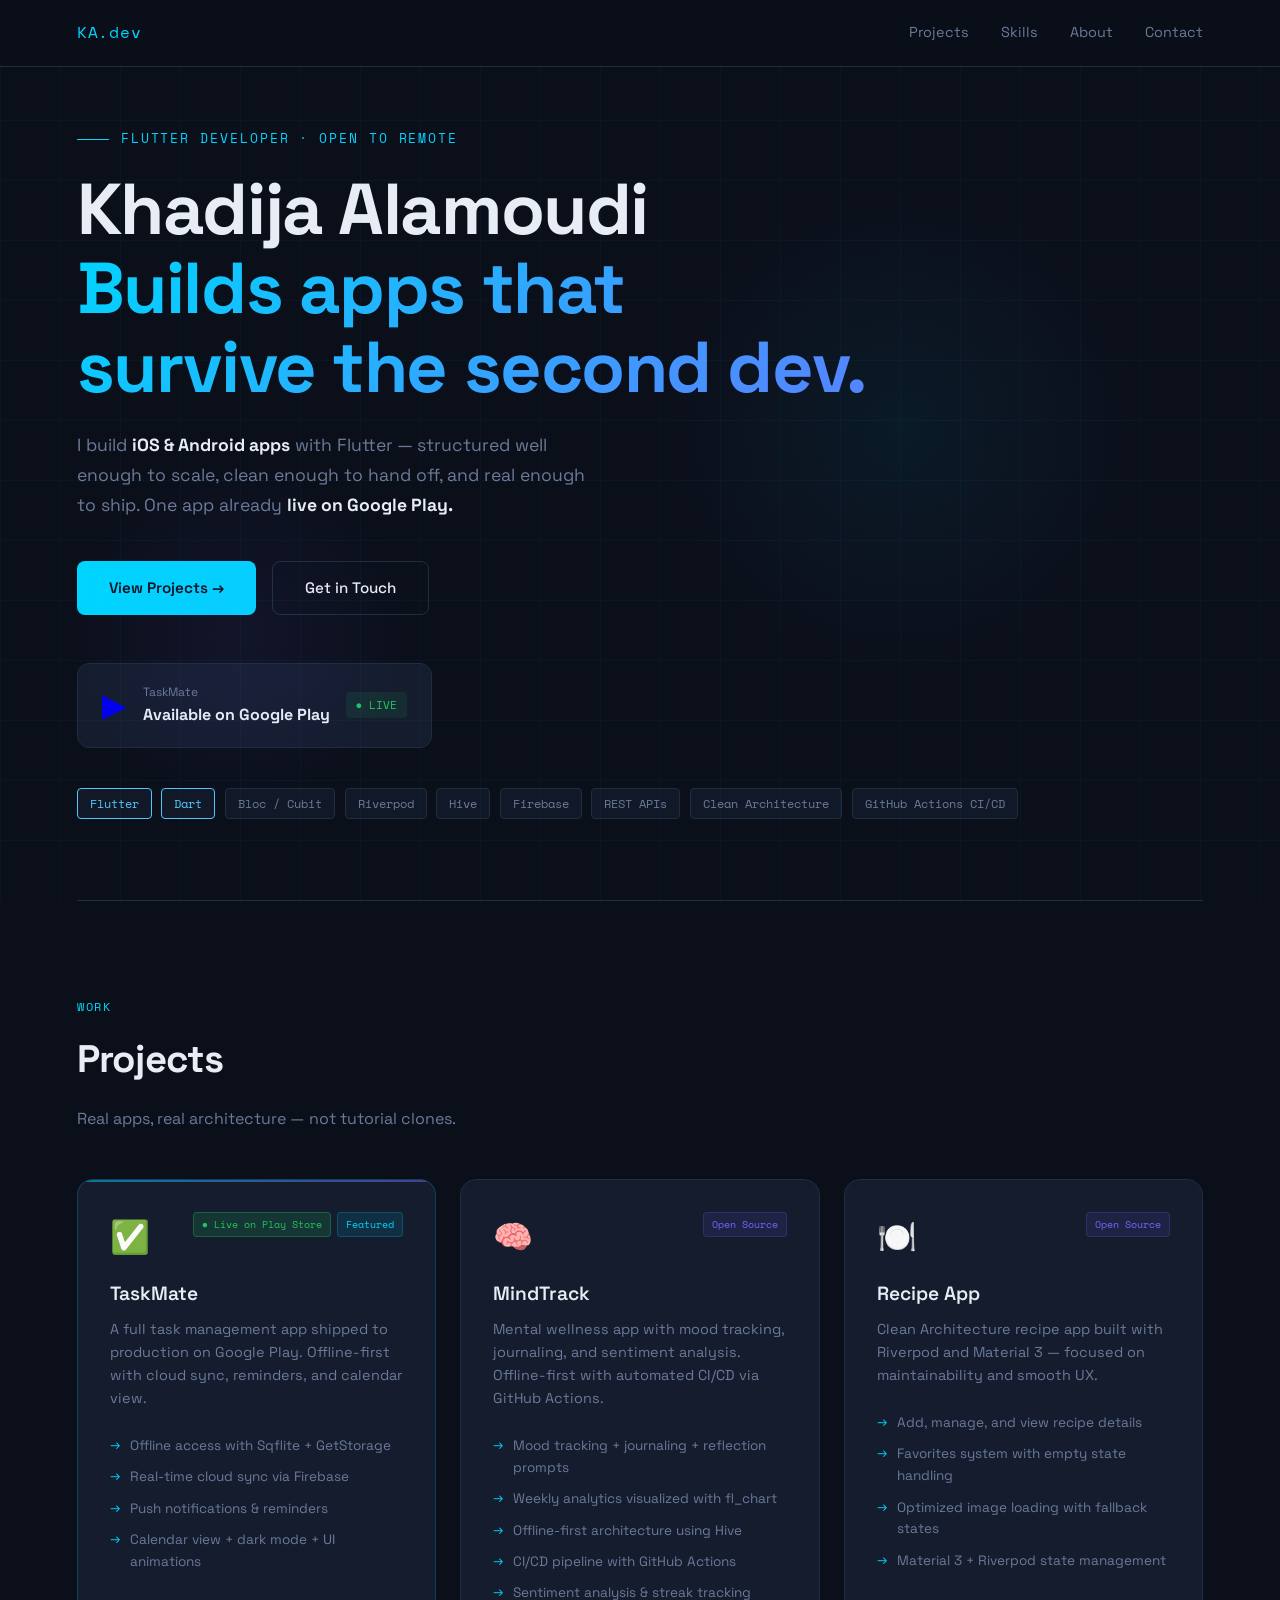
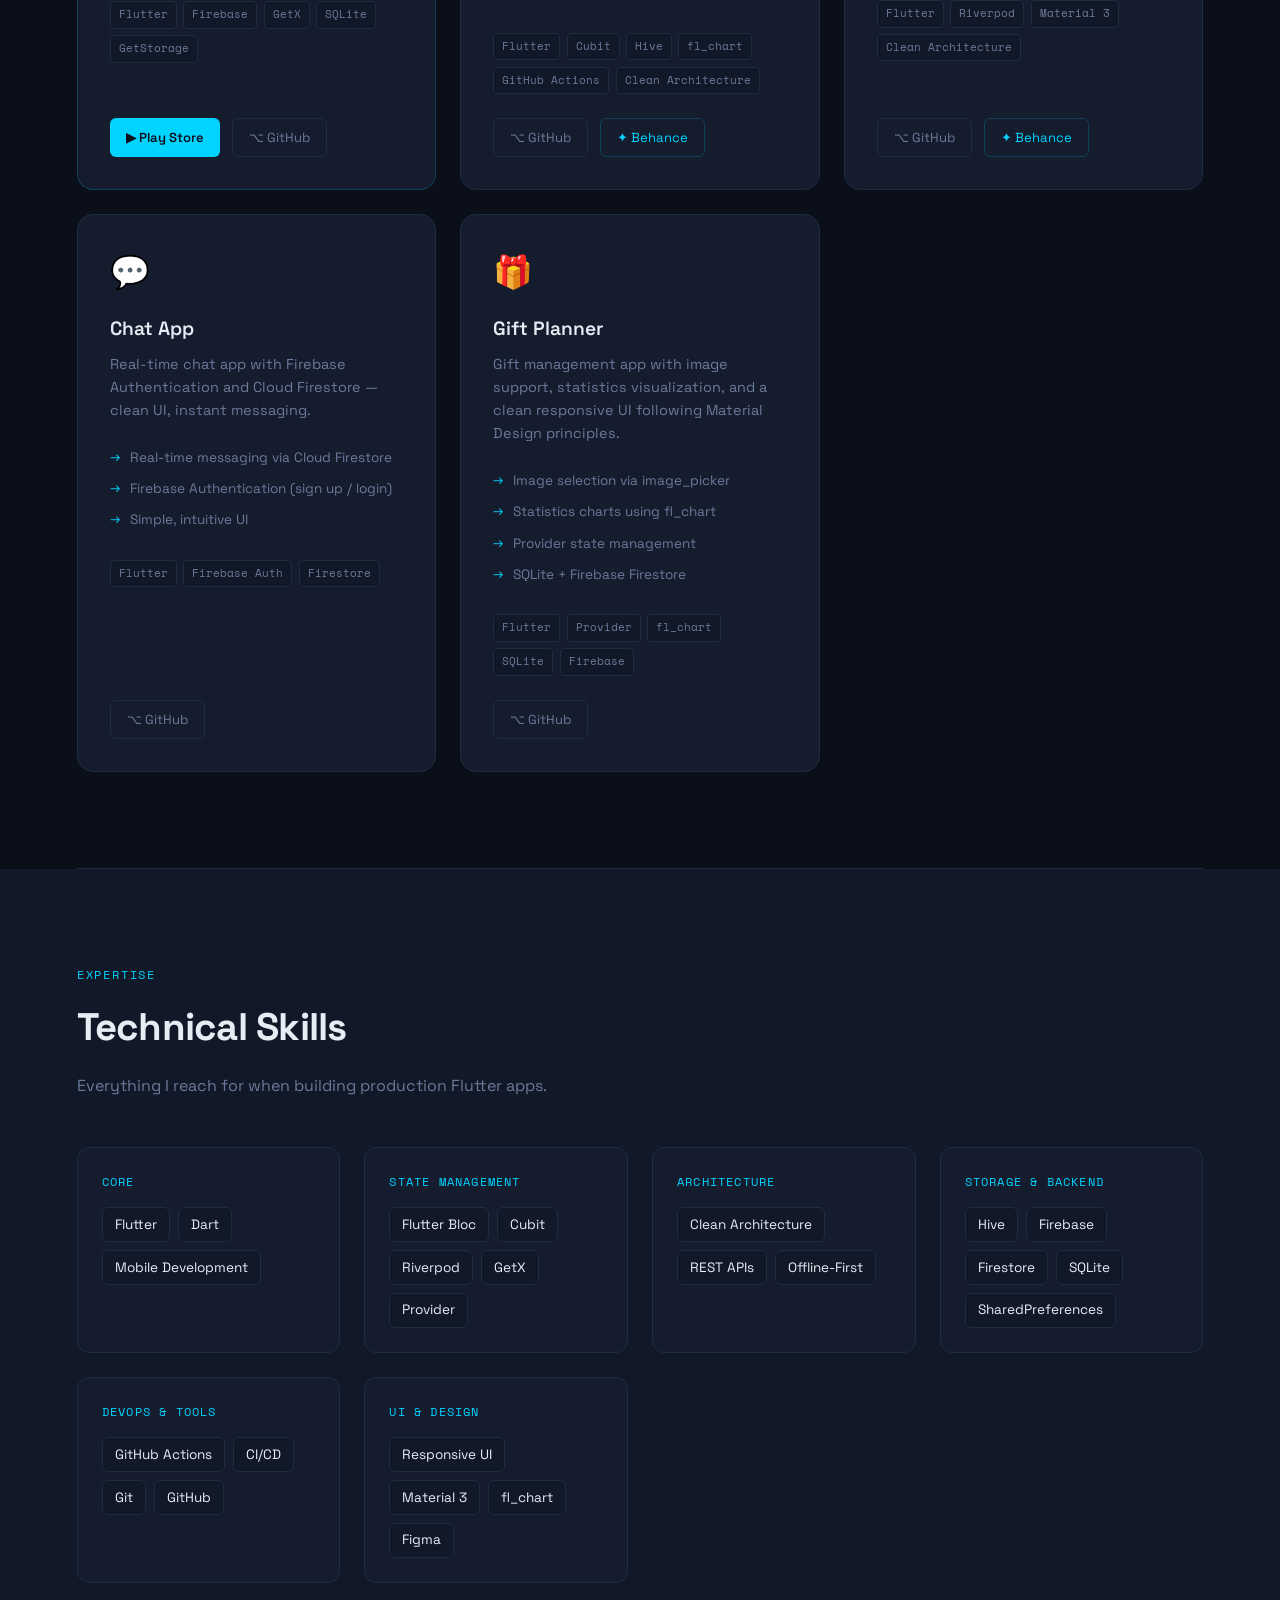
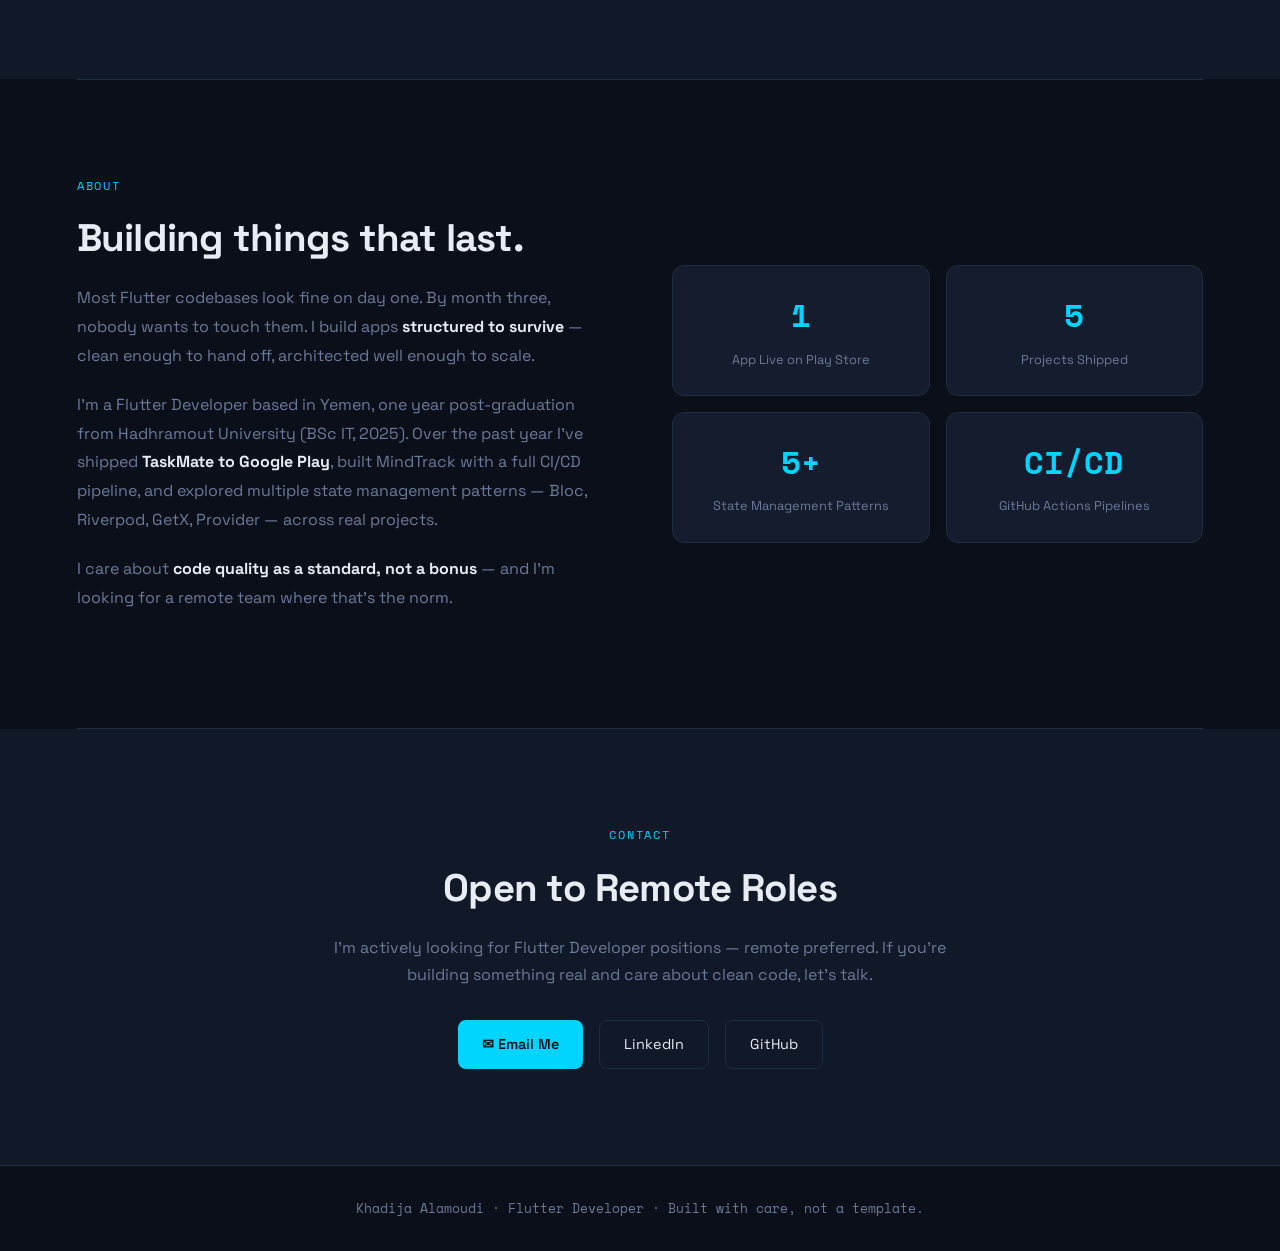
<file: portfolio.html>
<!DOCTYPE html>
<html lang="en">
<head>
<meta charset="UTF-8">
<meta name="viewport" content="width=device-width, initial-scale=1.0">
<title>Khadija Alamoudi — Flutter Developer</title>
<link href="https://fonts.googleapis.com/css2?family=Space+Grotesk:wght@300;400;500;600;700&family=Space+Mono:wght@400;700&display=swap" rel="stylesheet">
<style>
  *, *::before, *::after { box-sizing: border-box; margin: 0; padding: 0; }

  :root {
    --bg:       #0B0F1A;
    --surface:  #111827;
    --border:   #1E2D40;
    --accent:   #00D4FF;
    --accent2:  #7B61FF;
    --text:     #E8EDF5;
    --muted:    #6B7A99;
    --card:     #141C2E;
    --flutter:  #54C5F8;
  }

  html { scroll-behavior: smooth; }

  body {
    background: var(--bg);
    color: var(--text);
    font-family: 'Space Grotesk', sans-serif;
    line-height: 1.6;
    overflow-x: hidden;
  }

  /* NAV */
  nav {
    position: fixed; top: 0; left: 0; right: 0; z-index: 100;
    display: flex; justify-content: space-between; align-items: center;
    padding: 1.25rem 6%;
    background: rgba(11,15,26,0.85);
    backdrop-filter: blur(12px);
    border-bottom: 1px solid var(--border);
  }
  .nav-logo {
    font-family: 'Space Mono', monospace;
    font-size: 1rem; color: var(--accent); letter-spacing: 0.05em;
  }
  .nav-links { display: flex; gap: 2rem; }
  .nav-links a {
    color: var(--muted); text-decoration: none; font-size: 0.9rem;
    transition: color 0.2s;
  }
  .nav-links a:hover { color: var(--text); }

  /* HERO */
  .hero {
    min-height: 100vh;
    display: flex; flex-direction: column; justify-content: center;
    padding: 8rem 6% 5rem;
    position: relative; overflow: hidden;
  }
  .hero-grid {
    position: absolute; inset: 0; opacity: 0.04;
    background-image:
      linear-gradient(var(--accent) 1px, transparent 1px),
      linear-gradient(90deg, var(--accent) 1px, transparent 1px);
    background-size: 60px 60px;
  }
  .hero-glow {
    position: absolute; top: 20%; right: 10%;
    width: 500px; height: 500px; border-radius: 50%;
    background: radial-gradient(circle, rgba(0,212,255,0.06) 0%, transparent 70%);
    pointer-events: none;
  }
  .hero-glow2 {
    position: absolute; bottom: 10%; left: 5%;
    width: 350px; height: 350px; border-radius: 50%;
    background: radial-gradient(circle, rgba(123,97,255,0.07) 0%, transparent 70%);
    pointer-events: none;
  }
  .hero-eyebrow {
    font-family: 'Space Mono', monospace;
    font-size: 0.8rem; color: var(--accent);
    letter-spacing: 0.15em; text-transform: uppercase;
    margin-bottom: 1.25rem;
    display: flex; align-items: center; gap: 0.75rem;
  }
  .hero-eyebrow::before {
    content: ''; display: block; width: 32px; height: 1px; background: var(--accent);
  }
  h1 {
    font-size: clamp(2.5rem, 6vw, 4.5rem);
    font-weight: 700; line-height: 1.1;
    margin-bottom: 1.5rem;
    letter-spacing: -0.02em;
  }
  h1 .name { color: var(--text); }
  h1 .role {
    background: linear-gradient(135deg, var(--accent), var(--accent2));
    -webkit-background-clip: text; -webkit-text-fill-color: transparent;
    background-clip: text;
    display: block;
  }
  .hero-sub {
    font-size: 1.1rem; color: var(--muted); max-width: 520px;
    margin-bottom: 2.5rem; line-height: 1.7;
  }
  .hero-sub strong { color: var(--text); }
  .hero-cta { display: flex; gap: 1rem; flex-wrap: wrap; }
  .btn-primary {
    padding: 0.85rem 2rem; border-radius: 8px;
    background: var(--accent); color: #0B0F1A;
    font-weight: 600; font-size: 0.95rem;
    text-decoration: none; transition: opacity 0.2s, transform 0.2s;
    display: inline-flex; align-items: center; gap: 0.5rem;
  }
  .btn-primary:hover { opacity: 0.9; transform: translateY(-1px); }
  .btn-secondary {
    padding: 0.85rem 2rem; border-radius: 8px;
    border: 1px solid var(--border); color: var(--text);
    font-weight: 500; font-size: 0.95rem;
    text-decoration: none; transition: border-color 0.2s, transform 0.2s;
    display: inline-flex; align-items: center; gap: 0.5rem;
  }
  .btn-secondary:hover { border-color: var(--accent); transform: translateY(-1px); }

  /* PLAY STORE BADGE */
  .play-badge {
    margin-top: 3rem;
    display: flex; align-items: center; gap: 1rem;
    padding: 1rem 1.5rem;
    border: 1px solid var(--border); border-radius: 12px;
    background: var(--card); max-width: fit-content;
  }
  .play-badge-icon { font-size: 2rem; }
  .play-badge-text { font-size: 0.75rem; color: var(--muted); }
  .play-badge-text strong { display: block; font-size: 1rem; color: var(--text); }
  .play-badge-live {
    font-family: 'Space Mono', monospace; font-size: 0.7rem;
    color: #22C55E; background: rgba(34,197,94,0.1);
    padding: 0.25rem 0.6rem; border-radius: 4px;
    margin-left: auto;
  }

  /* STACK PILLS */
  .stack-row {
    display: flex; gap: 0.6rem; flex-wrap: wrap; margin-top: 2.5rem;
  }
  .stack-pill {
    font-family: 'Space Mono', monospace; font-size: 0.75rem;
    padding: 0.3rem 0.75rem; border-radius: 4px;
    border: 1px solid var(--border); color: var(--muted);
    background: var(--surface);
  }
  .stack-pill.featured { border-color: var(--flutter); color: var(--flutter); }

  /* SECTION */
  section { padding: 6rem 6%; }
  .section-label {
    font-family: 'Space Mono', monospace; font-size: 0.75rem;
    color: var(--accent); letter-spacing: 0.15em;
    text-transform: uppercase; margin-bottom: 0.75rem;
  }
  .section-title {
    font-size: clamp(1.75rem, 3vw, 2.5rem);
    font-weight: 700; margin-bottom: 1rem;
    letter-spacing: -0.02em;
  }
  .section-sub { color: var(--muted); max-width: 500px; margin-bottom: 3rem; }

  /* PROJECTS */
  .projects-grid {
    display: grid;
    grid-template-columns: repeat(auto-fit, minmax(340px, 1fr));
    gap: 1.5rem;
  }
  .project-card {
    background: var(--card); border: 1px solid var(--border);
    border-radius: 16px; padding: 2rem;
    transition: border-color 0.2s, transform 0.2s;
    display: flex; flex-direction: column;
    position: relative; overflow: hidden;
  }
  .project-card::before {
    content: ''; position: absolute; top: 0; left: 0; right: 0; height: 2px;
    background: linear-gradient(90deg, var(--accent), var(--accent2));
    opacity: 0; transition: opacity 0.2s;
  }
  .project-card:hover { border-color: rgba(0,212,255,0.3); transform: translateY(-4px); }
  .project-card:hover::before { opacity: 1; }
  .project-card.featured-project { border-color: rgba(0,212,255,0.2); }
  .project-card.featured-project::before { opacity: 0.5; }

  .project-header { display: flex; justify-content: space-between; align-items: flex-start; margin-bottom: 1rem; }
  .project-emoji { font-size: 2rem; }
  .project-badges { display: flex; gap: 0.4rem; flex-wrap: wrap; }
  .badge {
    font-family: 'Space Mono', monospace; font-size: 0.65rem;
    padding: 0.2rem 0.5rem; border-radius: 4px;
  }
  .badge-live { background: rgba(34,197,94,0.15); color: #22C55E; border: 1px solid rgba(34,197,94,0.3); }
  .badge-featured { background: rgba(0,212,255,0.1); color: var(--accent); border: 1px solid rgba(0,212,255,0.2); }
  .badge-open { background: rgba(123,97,255,0.1); color: var(--accent2); border: 1px solid rgba(123,97,255,0.2); }

  .project-title { font-size: 1.2rem; font-weight: 600; margin-bottom: 0.5rem; }
  .project-desc { color: var(--muted); font-size: 0.9rem; line-height: 1.6; margin-bottom: 1.25rem; }
  .project-features { list-style: none; margin-bottom: 1.5rem; }
  .project-features li {
    font-size: 0.85rem; color: var(--muted); padding: 0.3rem 0;
    padding-left: 1.25rem; position: relative;
  }
  .project-features li::before {
    content: '→'; position: absolute; left: 0; color: var(--accent); font-size: 0.8rem;
  }
  .project-stack { display: flex; gap: 0.4rem; flex-wrap: wrap; margin-bottom: 1.5rem; }
  .tech-tag {
    font-family: 'Space Mono', monospace; font-size: 0.68rem;
    padding: 0.25rem 0.5rem; border-radius: 4px;
    background: var(--surface); color: var(--muted);
    border: 1px solid var(--border);
  }
  .project-links { display: flex; gap: 0.75rem; margin-top: auto; }
  .project-link {
    font-size: 0.82rem; text-decoration: none; padding: 0.5rem 1rem;
    border-radius: 6px; transition: all 0.2s;
    display: inline-flex; align-items: center; gap: 0.4rem;
  }
  .link-github { border: 1px solid var(--border); color: var(--muted); }
  .link-github:hover { border-color: var(--text); color: var(--text); }
  .link-behance { border: 1px solid rgba(0,212,255,0.2); color: var(--accent); }
  .link-behance:hover { background: rgba(0,212,255,0.08); }
  .link-play { background: var(--accent); color: #0B0F1A; font-weight: 600; }
  .link-play:hover { opacity: 0.85; }

  /* SKILLS */
  .skills-section { background: var(--surface); }
  .skills-grid { display: grid; grid-template-columns: repeat(auto-fit, minmax(240px, 1fr)); gap: 1.5rem; }
  .skill-group {
    background: var(--card); border: 1px solid var(--border);
    border-radius: 12px; padding: 1.5rem;
  }
  .skill-group-title {
    font-family: 'Space Mono', monospace; font-size: 0.75rem;
    color: var(--accent); letter-spacing: 0.1em; text-transform: uppercase;
    margin-bottom: 1rem;
  }
  .skill-items { display: flex; flex-wrap: wrap; gap: 0.5rem; }
  .skill-item {
    font-size: 0.85rem; padding: 0.35rem 0.75rem;
    border-radius: 6px; background: var(--surface);
    border: 1px solid var(--border); color: var(--text);
  }

  /* ABOUT */
  .about-grid { display: grid; grid-template-columns: 1fr 1fr; gap: 4rem; align-items: center; }
  .about-text p { color: var(--muted); line-height: 1.8; margin-bottom: 1.25rem; }
  .about-text p strong { color: var(--text); }
  .about-stats { display: grid; grid-template-columns: 1fr 1fr; gap: 1rem; }
  .stat-card {
    background: var(--card); border: 1px solid var(--border);
    border-radius: 12px; padding: 1.5rem; text-align: center;
  }
  .stat-number {
    font-family: 'Space Mono', monospace;
    font-size: 2rem; font-weight: 700; color: var(--accent);
    display: block; margin-bottom: 0.25rem;
  }
  .stat-label { font-size: 0.8rem; color: var(--muted); }

  /* CONTACT */
  .contact-section { background: var(--surface); }
  .contact-box {
    max-width: 640px; margin: 0 auto; text-align: center;
  }
  .contact-box p { color: var(--muted); margin-bottom: 2rem; line-height: 1.7; }
  .contact-links { display: flex; gap: 1rem; justify-content: center; flex-wrap: wrap; }
  .contact-link {
    padding: 0.75rem 1.5rem; border-radius: 8px;
    text-decoration: none; font-size: 0.9rem;
    display: inline-flex; align-items: center; gap: 0.5rem;
    transition: all 0.2s;
  }
  .contact-link-email { background: var(--accent); color: #0B0F1A; font-weight: 600; }
  .contact-link-email:hover { opacity: 0.9; }
  .contact-link-li { border: 1px solid var(--border); color: var(--text); }
  .contact-link-li:hover { border-color: var(--accent); }
  .contact-link-gh { border: 1px solid var(--border); color: var(--text); }
  .contact-link-gh:hover { border-color: var(--accent); }

  /* FOOTER */
  footer {
    padding: 2rem 6%; text-align: center;
    border-top: 1px solid var(--border);
    color: var(--muted); font-size: 0.82rem;
    font-family: 'Space Mono', monospace;
  }

  /* DIVIDER */
  .divider { height: 1px; background: var(--border); margin: 0 6%; }

  @media (max-width: 768px) {
    .nav-links { display: none; }
    .about-grid { grid-template-columns: 1fr; gap: 2rem; }
    .projects-grid { grid-template-columns: 1fr; }
    .about-stats { grid-template-columns: 1fr 1fr; }
  }
</style>
</head>
<body>

<!-- NAV -->
<nav>
  <span class="nav-logo">KA.dev</span>
  <div class="nav-links">
    <a href="#projects">Projects</a>
    <a href="#skills">Skills</a>
    <a href="#about">About</a>
    <a href="#contact">Contact</a>
  </div>
</nav>

<!-- HERO -->
<section class="hero">
  <div class="hero-grid"></div>
  <div class="hero-glow"></div>
  <div class="hero-glow2"></div>

  <div class="hero-eyebrow">Flutter Developer · Open to Remote</div>

  <h1>
    <span class="name">Khadija Alamoudi</span>
    <span class="role">Builds apps that<br>survive the second dev.</span>
  </h1>

  <p class="hero-sub">
    I build <strong>iOS & Android apps</strong> with Flutter — structured well enough to scale, clean enough to hand off, and real enough to ship. One app already <strong>live on Google Play.</strong>
  </p>

  <div class="hero-cta">
    <a href="#projects" class="btn-primary">View Projects →</a>
    <a href="#contact" class="btn-secondary">Get in Touch</a>
  </div>

  <a href="https://play.google.com/store/apps/details?id=com.khdooja.taskmate" target="_blank" class="play-badge" style="text-decoration:none;">
    <span class="play-badge-icon">▶</span>
    <div class="play-badge-text">
      TaskMate
      <strong>Available on Google Play</strong>
    </div>
    <span class="play-badge-live">● LIVE</span>
  </a>

  <div class="stack-row">
    <span class="stack-pill featured">Flutter</span>
    <span class="stack-pill featured">Dart</span>
    <span class="stack-pill">Bloc / Cubit</span>
    <span class="stack-pill">Riverpod</span>
    <span class="stack-pill">Hive</span>
    <span class="stack-pill">Firebase</span>
    <span class="stack-pill">REST APIs</span>
    <span class="stack-pill">Clean Architecture</span>
    <span class="stack-pill">GitHub Actions CI/CD</span>
  </div>
</section>

<div class="divider"></div>

<!-- PROJECTS -->
<section id="projects">
  <div class="section-label">Work</div>
  <h2 class="section-title">Projects</h2>
  <p class="section-sub">Real apps, real architecture — not tutorial clones.</p>

  <div class="projects-grid">

    <!-- TaskMate -->
    <div class="project-card featured-project">
      <div class="project-header">
        <span class="project-emoji">✅</span>
        <div class="project-badges">
          <span class="badge badge-live">● Live on Play Store</span>
          <span class="badge badge-featured">Featured</span>
        </div>
      </div>
      <div class="project-title">TaskMate</div>
      <p class="project-desc">A full task management app shipped to production on Google Play. Offline-first with cloud sync, reminders, and calendar view.</p>
      <ul class="project-features">
        <li>Offline access with Sqflite + GetStorage</li>
        <li>Real-time cloud sync via Firebase</li>
        <li>Push notifications & reminders</li>
        <li>Calendar view + dark mode + UI animations</li>
      </ul>
      <div class="project-stack">
        <span class="tech-tag">Flutter</span>
        <span class="tech-tag">Firebase</span>
        <span class="tech-tag">GetX</span>
        <span class="tech-tag">SQLite</span>
        <span class="tech-tag">GetStorage</span>
      </div>
      <div class="project-links">
        <a href="https://play.google.com/store/apps/details?id=com.khdooja.taskmate" target="_blank" class="project-link link-play">▶ Play Store</a>
        <a href="https://github.com/khadooja/ToDo_App" target="_blank" class="project-link link-github">⌥ GitHub</a>
      </div>
    </div>

    <!-- MindTrack -->
    <div class="project-card">
      <div class="project-header">
        <span class="project-emoji">🧠</span>
        <div class="project-badges">
          <span class="badge badge-open">Open Source</span>
        </div>
      </div>
      <div class="project-title">MindTrack</div>
      <p class="project-desc">Mental wellness app with mood tracking, journaling, and sentiment analysis. Offline-first with automated CI/CD via GitHub Actions.</p>
      <ul class="project-features">
        <li>Mood tracking + journaling + reflection prompts</li>
        <li>Weekly analytics visualized with fl_chart</li>
        <li>Offline-first architecture using Hive</li>
        <li>CI/CD pipeline with GitHub Actions</li>
        <li>Sentiment analysis & streak tracking</li>
      </ul>
      <div class="project-stack">
        <span class="tech-tag">Flutter</span>
        <span class="tech-tag">Cubit</span>
        <span class="tech-tag">Hive</span>
        <span class="tech-tag">fl_chart</span>
        <span class="tech-tag">GitHub Actions</span>
        <span class="tech-tag">Clean Architecture</span>
      </div>
      <div class="project-links">
        <a href="https://github.com/khadooja/Mood-Journal-App" target="_blank" class="project-link link-github">⌥ GitHub</a>
        <a href="https://www.behance.net/gallery/251583607/MindTrack-AI-Powered-Mood-Journaling-App" target="_blank" class="project-link link-behance">✦ Behance</a>
      </div>
    </div>

    <!-- Recipe App -->
    <div class="project-card">
      <div class="project-header">
        <span class="project-emoji">🍽️</span>
        <div class="project-badges">
          <span class="badge badge-open">Open Source</span>
        </div>
      </div>
      <div class="project-title">Recipe App</div>
      <p class="project-desc">Clean Architecture recipe app built with Riverpod and Material 3 — focused on maintainability and smooth UX.</p>
      <ul class="project-features">
        <li>Add, manage, and view recipe details</li>
        <li>Favorites system with empty state handling</li>
        <li>Optimized image loading with fallback states</li>
        <li>Material 3 + Riverpod state management</li>
      </ul>
      <div class="project-stack">
        <span class="tech-tag">Flutter</span>
        <span class="tech-tag">Riverpod</span>
        <span class="tech-tag">Material 3</span>
        <span class="tech-tag">Clean Architecture</span>
      </div>
      <div class="project-links">
        <a href="https://github.com/khadooja/recipe_app" target="_blank" class="project-link link-github">⌥ GitHub</a>
        <a href="https://www.behance.net/khadijaalamoudi" target="_blank" class="project-link link-behance">✦ Behance</a>
      </div>
    </div>

    <!-- Chat App -->
    <div class="project-card">
      <div class="project-header">
        <span class="project-emoji">💬</span>
      </div>
      <div class="project-title">Chat App</div>
      <p class="project-desc">Real-time chat app with Firebase Authentication and Cloud Firestore — clean UI, instant messaging.</p>
      <ul class="project-features">
        <li>Real-time messaging via Cloud Firestore</li>
        <li>Firebase Authentication (sign up / login)</li>
        <li>Simple, intuitive UI</li>
      </ul>
      <div class="project-stack">
        <span class="tech-tag">Flutter</span>
        <span class="tech-tag">Firebase Auth</span>
        <span class="tech-tag">Firestore</span>
      </div>
      <div class="project-links">
        <a href="https://github.com/khadooja/AppChat" target="_blank" class="project-link link-github">⌥ GitHub</a>
      </div>
    </div>

    <!-- Gift Planner -->
    <div class="project-card">
      <div class="project-header">
        <span class="project-emoji">🎁</span>
      </div>
      <div class="project-title">Gift Planner</div>
      <p class="project-desc">Gift management app with image support, statistics visualization, and a clean responsive UI following Material Design principles.</p>
      <ul class="project-features">
        <li>Image selection via image_picker</li>
        <li>Statistics charts using fl_chart</li>
        <li>Provider state management</li>
        <li>SQLite + Firebase Firestore</li>
      </ul>
      <div class="project-stack">
        <span class="tech-tag">Flutter</span>
        <span class="tech-tag">Provider</span>
        <span class="tech-tag">fl_chart</span>
        <span class="tech-tag">SQLite</span>
        <span class="tech-tag">Firebase</span>
      </div>
      <div class="project-links">
        <a href="https://github.com/khadooja/gift-planner" target="_blank" class="project-link link-github">⌥ GitHub</a>
      </div>
    </div>

  </div>
</section>

<div class="divider"></div>

<!-- SKILLS -->
<section id="skills" class="skills-section">
  <div class="section-label">Expertise</div>
  <h2 class="section-title">Technical Skills</h2>
  <p class="section-sub">Everything I reach for when building production Flutter apps.</p>

  <div class="skills-grid">
    <div class="skill-group">
      <div class="skill-group-title">Core</div>
      <div class="skill-items">
        <span class="skill-item">Flutter</span>
        <span class="skill-item">Dart</span>
        <span class="skill-item">Mobile Development</span>
      </div>
    </div>
    <div class="skill-group">
      <div class="skill-group-title">State Management</div>
      <div class="skill-items">
        <span class="skill-item">Flutter Bloc</span>
        <span class="skill-item">Cubit</span>
        <span class="skill-item">Riverpod</span>
        <span class="skill-item">GetX</span>
        <span class="skill-item">Provider</span>
      </div>
    </div>
    <div class="skill-group">
      <div class="skill-group-title">Architecture</div>
      <div class="skill-items">
        <span class="skill-item">Clean Architecture</span>
        <span class="skill-item">REST APIs</span>
        <span class="skill-item">Offline-First</span>
      </div>
    </div>
    <div class="skill-group">
      <div class="skill-group-title">Storage & Backend</div>
      <div class="skill-items">
        <span class="skill-item">Hive</span>
        <span class="skill-item">Firebase</span>
        <span class="skill-item">Firestore</span>
        <span class="skill-item">SQLite</span>
        <span class="skill-item">SharedPreferences</span>
      </div>
    </div>
    <div class="skill-group">
      <div class="skill-group-title">DevOps & Tools</div>
      <div class="skill-items">
        <span class="skill-item">GitHub Actions</span>
        <span class="skill-item">CI/CD</span>
        <span class="skill-item">Git</span>
        <span class="skill-item">GitHub</span>
      </div>
    </div>
    <div class="skill-group">
      <div class="skill-group-title">UI & Design</div>
      <div class="skill-items">
        <span class="skill-item">Responsive UI</span>
        <span class="skill-item">Material 3</span>
        <span class="skill-item">fl_chart</span>
        <span class="skill-item">Figma</span>
      </div>
    </div>
  </div>
</section>

<div class="divider"></div>

<!-- ABOUT -->
<section id="about">
  <div class="about-grid">
    <div class="about-text">
      <div class="section-label">About</div>
      <h2 class="section-title">Building things that last.</h2>
      <p>Most Flutter codebases look fine on day one. By month three, nobody wants to touch them. I build apps <strong>structured to survive</strong> — clean enough to hand off, architected well enough to scale.</p>
      <p>I'm a Flutter Developer based in Yemen, one year post-graduation from Hadhramout University (BSc IT, 2025). Over the past year I've shipped <strong>TaskMate to Google Play</strong>, built MindTrack with a full CI/CD pipeline, and explored multiple state management patterns — Bloc, Riverpod, GetX, Provider — across real projects.</p>
      <p>I care about <strong>code quality as a standard, not a bonus</strong> — and I'm looking for a remote team where that's the norm.</p>
    </div>
    <div class="about-stats">
      <div class="stat-card">
        <span class="stat-number">1</span>
        <span class="stat-label">App Live on Play Store</span>
      </div>
      <div class="stat-card">
        <span class="stat-number">5</span>
        <span class="stat-label">Projects Shipped</span>
      </div>
      <div class="stat-card">
        <span class="stat-number">5+</span>
        <span class="stat-label">State Management Patterns</span>
      </div>
      <div class="stat-card">
        <span class="stat-number">CI/CD</span>
        <span class="stat-label">GitHub Actions Pipelines</span>
      </div>
    </div>
  </div>
</section>

<div class="divider"></div>

<!-- CONTACT -->
<section id="contact" class="contact-section">
  <div class="contact-box">
    <div class="section-label" style="text-align:center;">Contact</div>
    <h2 class="section-title" style="text-align:center;">Open to Remote Roles</h2>
    <p>I'm actively looking for Flutter Developer positions — remote preferred. If you're building something real and care about clean code, let's talk.</p>
    <div class="contact-links">
      <a href="mailto:khadijaalamoudi169@gmail.com" class="contact-link contact-link-email">✉ Email Me</a>
      <a href="https://www.linkedin.com/in/khadijaalamoudi-8226b4387" target="_blank" class="contact-link contact-link-li">LinkedIn</a>
      <a href="https://github.com/khadooja" target="_blank" class="contact-link contact-link-gh">GitHub</a>
    </div>
  </div>
</section>

<footer>
  <p>Khadija Alamoudi · Flutter Developer · Built with care, not a template.</p>
</footer>

</body>
</html>
</file>
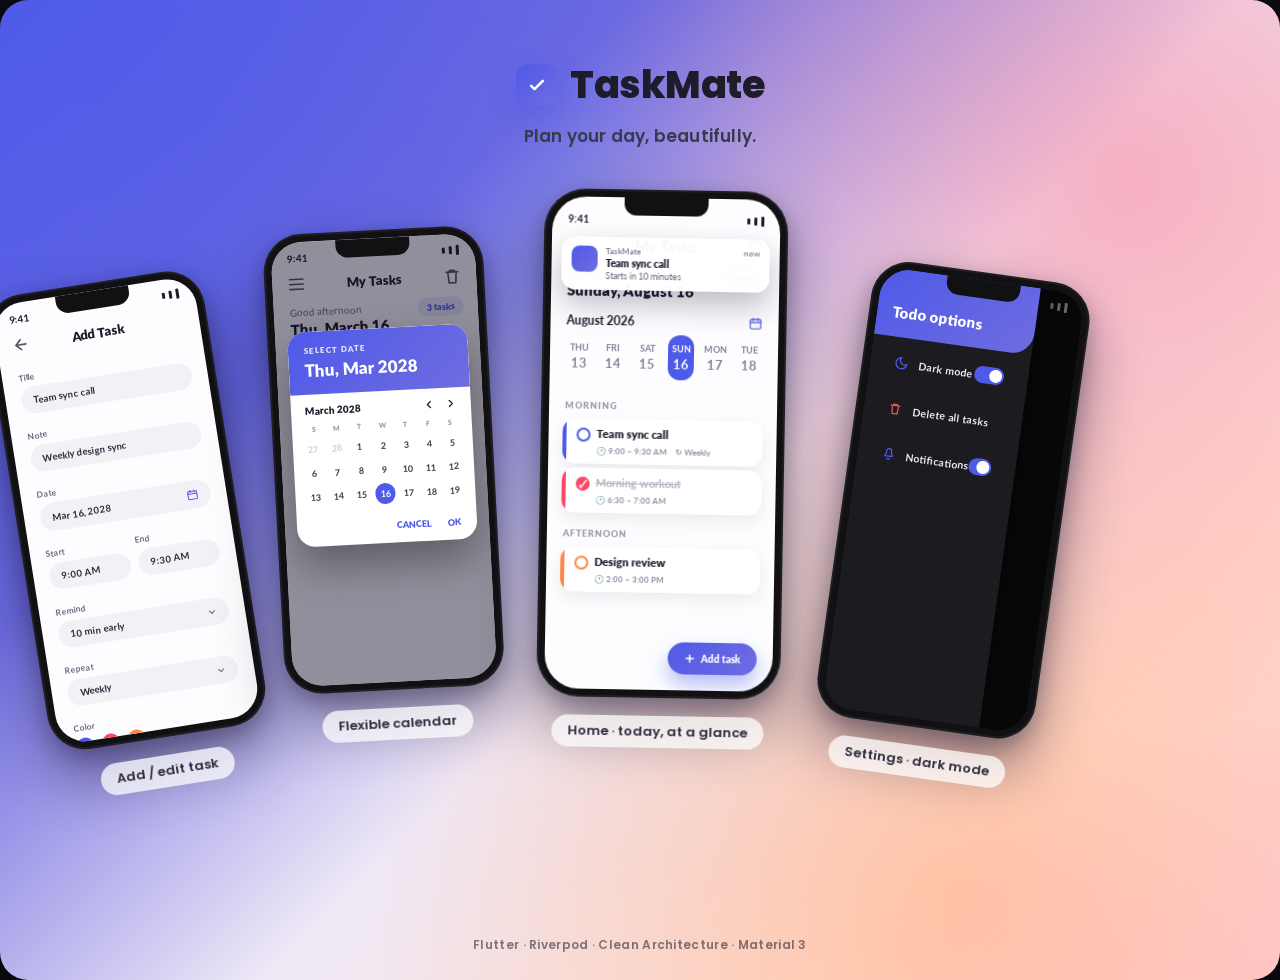
<file: taskmate.html>
<!DOCTYPE html>
<html lang="en">
<head>
<meta charset="UTF-8">
<title>TaskMate — Portfolio Mockup</title>
<style>
  @import url('https://fonts.googleapis.com/css2?family=Poppins:wght@400;600;700;800&family=Lato:wght@400;600;700;900&display=swap');

  * { box-sizing: border-box; margin: 0; padding: 0; }

  body {
    background: #0b0b10;
    display: flex;
    align-items: center;
    justify-content: center;
    
    font-family: 'Lato', -apple-system, sans-serif;
  }

  .poster {
    position: relative;
    width: 1500px;
    height: 980px;
    border-radius: 28px;
    overflow: hidden;
    background:
      radial-gradient(circle at 12% 8%, rgba(78,90,232,0.55), transparent 42%),
      radial-gradient(circle at 88% 18%, rgba(255,70,103,0.35), transparent 40%),
      radial-gradient(circle at 75% 92%, rgba(255,135,70,0.35), transparent 45%),
      linear-gradient(135deg, #4e5ae8 0%, #6f6ce0 28%, #efe9f7 55%, #ffe3d9 80%, #ffd0dc 100%);
    box-shadow: 0 40px 100px rgba(0,0,0,0.55);
  }

  .brand {
    position: absolute;
    top: 56px;
    left: 0;
    right: 0;
    text-align: center;
    z-index: 50;
  }

  .brand .mark {
    display: inline-flex;
    align-items: center;
    gap: 12px;
    font-family: 'Poppins', sans-serif;
    font-weight: 800;
    font-size: 38px;
    color: #1c1c2b;
    letter-spacing: -0.5px;
  }

  .brand .mark .logo-badge {
    width: 42px;
    height: 42px;
    border-radius: 13px;
    background: linear-gradient(135deg, #4e5ae8, #6f6ce0);
    display: flex;
    align-items: center;
    justify-content: center;
    box-shadow: 0 10px 24px rgba(78,90,232,0.45);
  }

  .brand .tagline {
    margin-top: 10px;
    font-family: 'Poppins', sans-serif;
    font-weight: 600;
    font-size: 17px;
    color: #3a3a4e;
    letter-spacing: 0.2px;
  }

  .stage {
    position: absolute;
    top: 210px;
    left: 0;
    right: 0;
    bottom: 60px;
  }

  .phone-slot {
    position: absolute;
    display: flex;
    flex-direction: column;
    align-items: center;
    gap: 18px;
  }

  .caption-pill {
    font-family: 'Poppins', sans-serif;
    font-weight: 600;
    font-size: 13px;
    color: #2c2c3d;
    background: rgba(255,255,255,0.75);
    padding: 6px 16px;
    border-radius: 999px;
    backdrop-filter: blur(6px);
  }

  .phone {
    position: relative;
    width: 220px;
    height: 460px;
    background: #111114;
    border-radius: 38px;
    padding: 8px;
    box-shadow:
      0 30px 60px rgba(15,10,40,0.45),
      0 8px 20px rgba(15,10,40,0.25),
      inset 0 0 0 2px rgba(255,255,255,0.06);
  }

  .phone.front { width: 244px; height: 508px; border-radius: 42px; }

  .notch {
    position: absolute;
    top: 8px;
    left: 50%;
    transform: translateX(-50%);
    width: 74px;
    height: 18px;
    background: #111114;
    border-radius: 0 0 12px 12px;
    z-index: 5;
  }

  .screen {
    position: relative;
    width: 100%;
    height: 100%;
    background: #fdfdff;
    border-radius: 30px;
    overflow: hidden;
    font-family: 'Lato', sans-serif;
  }

  .phone.front .screen { border-radius: 34px; }
  .screen.dark { background: #121214; }

  .statusbar {
    display: flex;
    justify-content: space-between;
    align-items: center;
    padding: 10px 16px 2px;
    font-size: 10px;
    font-weight: 700;
    color: #1c1c2b;
  }
  .screen.dark .statusbar { color: #f2f2f5; }

  .statusbar .icons { display: flex; gap: 4px; align-items: center; }
  .bar { width: 3px; background: currentColor; border-radius: 1px; }

  /* ---------- app bar ---------- */
  .appbar {
    display: flex;
    align-items: center;
    justify-content: space-between;
    padding: 8px 14px 0;
  }
  .appbar .title { font-weight: 800; font-size: 15px; color: #1c1c2b; }
  .screen.dark .appbar .title { color: #fff; }
  .icon-btn { width: 20px; height: 20px; color: #55556a; }
  .screen.dark .icon-btn { color: #cfcfe0; }

  /* ---------- header ---------- */
  .greet-block { padding: 12px 16px 0; }
  .greet-block .greet { font-size: 10px; font-weight: 600; color: #85859c; }
  .greet-block .date { font-size: 15px; font-weight: 800; color: #1c1c2b; margin-top: 2px; }
  .count-pill {
    position: absolute;
    top: 10px;
    right: 14px;
    background: rgba(78,90,232,0.12);
    color: #4e5ae8;
    font-weight: 800;
    font-size: 9px;
    padding: 4px 9px;
    border-radius: 999px;
  }
  .header-row { position: relative; }

  /* ---------- date strip ---------- */
  .strip-label {
    display: flex;
    justify-content: space-between;
    align-items: center;
    padding: 14px 16px 6px;
    font-weight: 700;
    font-size: 12px;
    color: #1c1c2b;
  }
  .date-strip { display: flex; gap: 8px; padding: 0 16px 10px; }
  .date-chip {
    width: 34px;
    padding: 8px 0;
    border-radius: 12px;
    text-align: center;
    font-size: 9px;
    font-weight: 700;
    color: #85859c;
  }
  .date-chip.active { background: #4e5ae8; color: #fff; }
  .date-chip .num { font-size: 13px; display: block; margin-top: 2px; }

  /* ---------- section + cards ---------- */
  .section-label {
    padding: 12px 16px 4px;
    font-size: 8.5px;
    font-weight: 800;
    letter-spacing: 1px;
    color: #9d9db0;
  }
  .task-card {
    margin: 4px 14px;
    background: #fff;
    border-radius: 13px;
    box-shadow: 0 6px 16px rgba(20,20,50,0.08);
    display: flex;
    overflow: hidden;
  }
  .accent { width: 4px; }
  .card-body { padding: 8px 10px; flex: 1; }
  .card-top { display: flex; align-items: flex-start; gap: 6px; }
  .checkbox { width: 14px; height: 14px; border-radius: 999px; border: 2px solid; flex-shrink: 0; margin-top: 1px; display: flex; align-items: center; justify-content: center; }
  .checkbox.done { color: #fff; }
  .task-title { font-size: 11px; font-weight: 800; color: #1c1c2b; flex: 1; }
  .task-title.done { text-decoration: line-through; color: #b5b5c4; font-weight: 700; }
  .meta-row { display: flex; gap: 8px; margin-top: 4px; padding-left: 20px; }
  .meta { font-size: 8px; color: #9494a8; font-weight: 700; display: flex; align-items: center; gap: 3px; }

  .fab {
    position: absolute;
    bottom: 16px;
    right: 16px;
    background: linear-gradient(135deg, #4e5ae8, #6f6ce0);
    color: #fff;
    font-weight: 800;
    font-size: 10px;
    padding: 10px 16px;
    border-radius: 999px;
    box-shadow: 0 10px 20px rgba(78,90,232,0.4);
    display: flex;
    align-items: center;
    gap: 5px;
  }

  /* ---------- notification banner ---------- */
  .notif {
    position: absolute;
    top: 40px;
    left: 10px;
    right: 10px;
    background: rgba(255,255,255,0.97);
    border-radius: 14px;
    box-shadow: 0 14px 30px rgba(20,20,50,0.28);
    padding: 9px 10px;
    display: flex;
    gap: 8px;
    z-index: 20;
  }
  .notif .app-icon {
    width: 26px; height: 26px; border-radius: 8px;
    background: linear-gradient(135deg, #4e5ae8, #6f6ce0);
    flex-shrink: 0;
  }
  .notif .txt { flex: 1; }
  .notif .row1 { display: flex; justify-content: space-between; font-size: 8px; font-weight: 700; color: #85859c; }
  .notif .title { font-size: 10px; font-weight: 800; color: #1c1c2b; margin-top: 1px; }
  .notif .body { font-size: 9px; color: #6a6a80; margin-top: 1px; }

  /* ---------- calendar dialog ---------- */
  .scrim { position: absolute; inset: 0; background: rgba(15,10,35,0.45); }
  .dialog {
    position: absolute;
    left: 12px; right: 12px; top: 90px;
    background: #fff;
    border-radius: 18px;
    overflow: hidden;
    box-shadow: 0 20px 40px rgba(0,0,0,0.35);
  }
  .dialog-head {
    background: linear-gradient(135deg, #4e5ae8, #6f6ce0);
    color: #fff;
    padding: 14px 16px;
  }
  .dialog-head .lbl { font-size: 8px; font-weight: 800; opacity: 0.85; letter-spacing: 1px; }
  .dialog-head .big { font-size: 17px; font-weight: 800; margin-top: 4px; }
  .dialog-nav { display: flex; align-items: center; justify-content: space-between; padding: 10px 14px 4px; font-size: 10px; font-weight: 800; color: #1c1c2b; }
  .weekdays { display: grid; grid-template-columns: repeat(7,1fr); padding: 4px 10px; }
  .weekdays span { text-align: center; font-size: 7px; font-weight: 800; color: #9d9db0; }
  .days { display: grid; grid-template-columns: repeat(7,1fr); gap: 3px; padding: 2px 10px 8px; }
  .day { text-align: center; font-size: 9px; font-weight: 700; color: #3a3a4e; padding: 5px 0; border-radius: 999px; }
  .day.sel { background: #4e5ae8; color: #fff; }
  .day.muted { color: #cfcfe0; }
  .dialog-actions { display: flex; justify-content: flex-end; gap: 16px; padding: 8px 16px 12px; font-size: 9px; font-weight: 800; color: #4e5ae8; }

  /* ---------- add task form ---------- */
  .form-wrap { padding: 10px 16px; }
  .form-title { font-size: 16px; font-weight: 800; color: #1c1c2b; margin-bottom: 8px; }
  .field { margin-bottom: 9px; }
  .field label { font-size: 8.5px; font-weight: 700; color: #6a6a80; }
  .field .input {
    margin-top: 4px;
    background: #f1f1f6;
    border-radius: 999px;
    padding: 8px 12px;
    font-size: 9.5px;
    font-weight: 700;
    color: #2c2c3d;
    display: flex;
    justify-content: space-between;
    align-items: center;
  }
  .field-row { display: flex; gap: 8px; }
  .field-row .field { flex: 1; }
  .color-row { display: flex; gap: 8px; margin-top: 4px; }
  .swatch { width: 18px; height: 18px; border-radius: 999px; display: flex; align-items: center; justify-content: center; color: #fff; font-size: 9px; }
  .submit-btn {
    margin-top: 10px;
    background: linear-gradient(135deg, #4e5ae8, #6f6ce0);
    color: #fff;
    text-align: center;
    font-weight: 800;
    font-size: 10.5px;
    padding: 10px 0;
    border-radius: 999px;
    box-shadow: 0 10px 20px rgba(78,90,232,0.35);
  }

  /* ---------- drawer ---------- */
  .drawer-scrim { position: absolute; inset: 0; background: rgba(0,0,0,0.55); }
  .drawer-panel {
    position: absolute;
    top: 0; bottom: 0; left: 0;
    width: 78%;
    background: #1b1b20;
    box-shadow: 12px 0 30px rgba(0,0,0,0.35);
  }
  .drawer-head {
    background: linear-gradient(135deg, #4e5ae8, #6f6ce0);
    padding: 34px 16px 16px;
    border-radius: 0 0 22px 0;
  }
  .drawer-head .h { color: #fff; font-weight: 800; font-size: 15px; }
  .drawer-item {
    display: flex; align-items: center; justify-content: space-between;
    padding: 13px 16px; margin: 4px 8px;
  }
  .drawer-item .left { display: flex; align-items: center; gap: 10px; font-size: 10.5px; font-weight: 700; color: #eaeaf2; }
  .toggle { width: 30px; height: 17px; border-radius: 999px; position: relative; }
  .toggle.on { background: #4e5ae8; }
  .toggle.off { background: #3a3a42; }
  .toggle::after { content:''; position:absolute; top:2px; width:13px; height:13px; border-radius:999px; background:#fff; }
  .toggle.on::after { right: 2px; }
  .toggle.off::after { left: 2px; }

  .footer-note {
    position: absolute;
    bottom: 26px;
    left: 0; right: 0;
    text-align: center;
    font-family: 'Poppins', sans-serif;
    font-size: 12px;
    font-weight: 600;
    color: rgba(28,28,43,0.55);
    letter-spacing: 0.3px;
  }
</style>
</head>
<body>

<div class="poster">

  <div class="brand">
    <div class="mark">
      <span class="logo-badge">
        <svg width="20" height="20" viewBox="0 0 24 24" fill="none"><path d="M5 13l4 4L19 7" stroke="#fff" stroke-width="3" stroke-linecap="round" stroke-linejoin="round"/></svg>
      </span>
      TaskMate
    </div>
    <div class="tagline">Plan your day, beautifully.</div>
  </div>

  <div class="stage">

    <!-- ===== PHONE: ADD / EDIT TASK ===== -->
    <div class="phone-slot" style="left:20px; top:70px; transform: rotate(-9deg); z-index:2;">
      <div class="phone">
        <div class="notch"></div>
        <div class="screen">
          <div class="statusbar">
            <span>9:41</span>
            <span class="icons"><span class="bar" style="height:6px"></span><span class="bar" style="height:8px"></span><span class="bar" style="height:10px"></span></span>
          </div>
          <div class="appbar">
            <svg class="icon-btn" viewBox="0 0 24 24" fill="none"><path d="M6 12h12M12 6l-6 6 6 6" stroke="currentColor" stroke-width="2" stroke-linecap="round" stroke-linejoin="round"/></svg>
            <span style="font-weight:800;font-size:13px;color:#1c1c2b">Add Task</span>
            <span style="width:20px"></span>
          </div>
          <div class="form-wrap">
            <div class="field"><label>Title</label><div class="input"><span>Team sync call</span></div></div>
            <div class="field"><label>Note</label><div class="input"><span>Weekly design sync</span></div></div>
            <div class="field"><label>Date</label><div class="input"><span>Mar 16, 2028</span>
              <svg width="12" height="12" viewBox="0 0 24 24" fill="none"><rect x="3" y="5" width="18" height="16" rx="2" stroke="#4e5ae8" stroke-width="2"/><path d="M3 10h18M8 3v4M16 3v4" stroke="#4e5ae8" stroke-width="2" stroke-linecap="round"/></svg>
            </div></div>
            <div class="field-row">
              <div class="field"><label>Start</label><div class="input"><span>9:00 AM</span></div></div>
              <div class="field"><label>End</label><div class="input"><span>9:30 AM</span></div></div>
            </div>
            <div class="field"><label>Remind</label><div class="input"><span>10 min early</span>
              <svg width="10" height="10" viewBox="0 0 24 24" fill="none"><path d="M6 9l6 6 6-6" stroke="#6a6a80" stroke-width="2.5" stroke-linecap="round" stroke-linejoin="round"/></svg>
            </div></div>
            <div class="field"><label>Repeat</label><div class="input"><span>Weekly</span>
              <svg width="10" height="10" viewBox="0 0 24 24" fill="none"><path d="M6 9l6 6 6-6" stroke="#6a6a80" stroke-width="2.5" stroke-linecap="round" stroke-linejoin="round"/></svg>
            </div></div>
            <label style="font-size:8.5px;font-weight:700;color:#6a6a80">Color</label>
            <div class="color-row">
              <div class="swatch" style="background:#4e5ae8">✓</div>
              <div class="swatch" style="background:#ff4667"></div>
              <div class="swatch" style="background:#ff8746"></div>
            </div>
            <div class="submit-btn">Create task</div>
          </div>
        </div>
      </div>
      <div class="caption-pill">Add / edit task</div>
    </div>

    <!-- ===== PHONE: CALENDAR ===== -->
    <div class="phone-slot" style="left:275px; top:20px; transform: rotate(-3deg); z-index:3;">
      <div class="phone">
        <div class="notch"></div>
        <div class="screen">
          <div class="statusbar">
            <span>9:41</span>
            <span class="icons"><span class="bar" style="height:6px"></span><span class="bar" style="height:8px"></span><span class="bar" style="height:10px"></span></span>
          </div>
          <div class="appbar">
            <svg class="icon-btn" viewBox="0 0 24 24" fill="none"><path d="M4 6h16M4 12h16M4 18h16" stroke="currentColor" stroke-width="2" stroke-linecap="round"/></svg>
            <span style="font-weight:800;font-size:13px;color:#1c1c2b">My Tasks</span>
            <svg class="icon-btn" viewBox="0 0 24 24" fill="none"><path d="M5 7h14M9 7V5h6v2M7 7l1 13h8l1-13" stroke="currentColor" stroke-width="2" stroke-linecap="round" stroke-linejoin="round"/></svg>
          </div>
          <div class="greet-block header-row">
            <div class="greet">Good afternoon</div>
            <div class="date">Thu, March 16</div>
            <div class="count-pill">3 tasks</div>
          </div>
          <div class="strip-label"><span>March 2028</span>
            <svg width="14" height="14" viewBox="0 0 24 24" fill="none"><rect x="3" y="5" width="18" height="16" rx="2" stroke="#4e5ae8" stroke-width="2"/><path d="M3 10h18M8 3v4M16 3v4" stroke="#4e5ae8" stroke-width="2" stroke-linecap="round"/></svg>
          </div>
          <div class="scrim"></div>
          <div class="dialog">
            <div class="dialog-head">
              <div class="lbl">SELECT DATE</div>
              <div class="big">Thu, Mar 2028</div>
            </div>
            <div class="dialog-nav">
              <span>March 2028</span>
              <span style="display:flex;gap:10px">
                <svg width="12" height="12" viewBox="0 0 24 24" fill="none"><path d="M15 6l-6 6 6 6" stroke="#1c1c2b" stroke-width="2.5" stroke-linecap="round" stroke-linejoin="round"/></svg>
                <svg width="12" height="12" viewBox="0 0 24 24" fill="none"><path d="M9 6l6 6-6 6" stroke="#1c1c2b" stroke-width="2.5" stroke-linecap="round" stroke-linejoin="round"/></svg>
              </span>
            </div>
            <div class="weekdays"><span>S</span><span>M</span><span>T</span><span>W</span><span>T</span><span>F</span><span>S</span></div>
            <div class="days">
              <span class="day muted">27</span><span class="day muted">28</span><span class="day">1</span><span class="day">2</span><span class="day">3</span><span class="day">4</span><span class="day">5</span>
              <span class="day">6</span><span class="day">7</span><span class="day">8</span><span class="day">9</span><span class="day">10</span><span class="day">11</span><span class="day">12</span>
              <span class="day">13</span><span class="day">14</span><span class="day">15</span><span class="day sel">16</span><span class="day">17</span><span class="day">18</span><span class="day">19</span>
            </div>
            <div class="dialog-actions"><span>CANCEL</span><span>OK</span></div>
          </div>
        </div>
      </div>
      <div class="caption-pill">Flexible calendar</div>
    </div>

    <!-- ===== PHONE: HOME (front) ===== -->
    <div class="phone-slot" style="left:540px; top:-20px; transform: rotate(1deg); z-index:5;">
      <div class="phone front">
        <div class="notch" style="width:84px;"></div>
        <div class="screen">
          <div class="notif">
            <div class="app-icon"></div>
            <div class="txt">
              <div class="row1"><span>TaskMate</span><span>now</span></div>
              <div class="title">Team sync call</div>
              <div class="body">Starts in 10 minutes</div>
            </div>
          </div>
          <div class="statusbar" style="margin-top:6px">
            <span>9:41</span>
            <span class="icons"><span class="bar" style="height:6px"></span><span class="bar" style="height:8px"></span><span class="bar" style="height:10px"></span></span>
          </div>
          <div class="appbar">
            <svg class="icon-btn" viewBox="0 0 24 24" fill="none"><path d="M4 6h16M4 12h16M4 18h16" stroke="currentColor" stroke-width="2" stroke-linecap="round"/></svg>
            <span style="font-weight:800;font-size:15px;color:#1c1c2b">My Tasks</span>
            <svg class="icon-btn" viewBox="0 0 24 24" fill="none"><path d="M5 7h14M9 7V5h6v2M7 7l1 13h8l1-13" stroke="currentColor" stroke-width="2" stroke-linecap="round" stroke-linejoin="round"/></svg>
          </div>
          <div class="greet-block header-row">
            <div class="greet">Good morning</div>
            <div class="date">Sunday, August 16</div>
            <div class="count-pill">5 tasks</div>
          </div>
          <div class="strip-label"><span>August 2026</span>
            <svg width="14" height="14" viewBox="0 0 24 24" fill="none"><rect x="3" y="5" width="18" height="16" rx="2" stroke="#4e5ae8" stroke-width="2"/><path d="M3 10h18M8 3v4M16 3v4" stroke="#4e5ae8" stroke-width="2" stroke-linecap="round"/></svg>
          </div>
          <div class="date-strip">
            <div class="date-chip"><span>THU</span><span class="num">13</span></div>
            <div class="date-chip"><span>FRI</span><span class="num">14</span></div>
            <div class="date-chip"><span>SAT</span><span class="num">15</span></div>
            <div class="date-chip active"><span>SUN</span><span class="num">16</span></div>
            <div class="date-chip"><span>MON</span><span class="num">17</span></div>
            <div class="date-chip"><span>TUE</span><span class="num">18</span></div>
          </div>
          <div class="section-label">MORNING</div>
          <div class="task-card">
            <div class="accent" style="background:#4e5ae8"></div>
            <div class="card-body">
              <div class="card-top">
                <div class="checkbox" style="border-color:#4e5ae8"></div>
                <div class="task-title">Team sync call</div>
              </div>
              <div class="meta-row">
                <span class="meta">🕐 9:00 – 9:30 AM</span>
                <span class="meta">↻ Weekly</span>
              </div>
            </div>
          </div>
          <div class="task-card">
            <div class="accent" style="background:#ff4667"></div>
            <div class="card-body">
              <div class="card-top">
                <div class="checkbox done" style="border-color:#ff4667;background:#ff4667">✓</div>
                <div class="task-title done">Morning workout</div>
              </div>
              <div class="meta-row"><span class="meta">🕐 6:30 – 7:00 AM</span></div>
            </div>
          </div>
          <div class="section-label">AFTERNOON</div>
          <div class="task-card">
            <div class="accent" style="background:#ff8746"></div>
            <div class="card-body">
              <div class="card-top">
                <div class="checkbox" style="border-color:#ff8746"></div>
                <div class="task-title">Design review</div>
              </div>
              <div class="meta-row"><span class="meta">🕐 2:00 – 3:00 PM</span></div>
            </div>
          </div>
          <div class="fab">
            <svg width="12" height="12" viewBox="0 0 24 24" fill="none"><path d="M12 5v14M5 12h14" stroke="#fff" stroke-width="3" stroke-linecap="round"/></svg>
            Add task
          </div>
        </div>
      </div>
      <div class="caption-pill">Home · today, at a glance</div>
    </div>

    <!-- ===== PHONE: DRAWER (dark mode) ===== -->
    <div class="phone-slot" style="left:840px; top:60px; transform: rotate(8deg); z-index:2;">
      <div class="phone">
        <div class="notch"></div>
        <div class="screen dark">
          <div class="statusbar">
            <span>9:41</span>
            <span class="icons"><span class="bar" style="height:6px"></span><span class="bar" style="height:8px"></span><span class="bar" style="height:10px"></span></span>
          </div>
          <div class="drawer-scrim"></div>
          <div class="drawer-panel">
            <div class="drawer-head"><div class="h">Todo options</div></div>
            <div class="drawer-item">
              <span class="left">
                <svg width="15" height="15" viewBox="0 0 24 24" fill="none"><path d="M21 12.8A9 9 0 1111.2 3 7 7 0 0021 12.8z" stroke="#4e5ae8" stroke-width="2" stroke-linejoin="round"/></svg>
                Dark mode
              </span>
              <span class="toggle on"></span>
            </div>
            <div class="drawer-item">
              <span class="left">
                <svg width="15" height="15" viewBox="0 0 24 24" fill="none"><path d="M5 7h14M9 7V5h6v2M7 7l1 13h8l1-13" stroke="#e05a5a" stroke-width="2" stroke-linecap="round" stroke-linejoin="round"/></svg>
                Delete all tasks
              </span>
            </div>
            <div class="drawer-item">
              <span class="left">
                <svg width="15" height="15" viewBox="0 0 24 24" fill="none"><path d="M12 3a4 4 0 00-4 4v3.5L6 14v1h12v-1l-2-3.5V7a4 4 0 00-4-4zM10 18a2 2 0 004 0" stroke="#4e5ae8" stroke-width="2" stroke-linejoin="round"/></svg>
                Notifications
              </span>
              <span class="toggle on"></span>
            </div>
          </div>
        </div>
      </div>
      <div class="caption-pill">Settings · dark mode</div>
    </div>

  </div>

  <div class="footer-note">Flutter · Riverpod · Clean Architecture · Material 3</div>

</div>

</body>
</html>
</file>
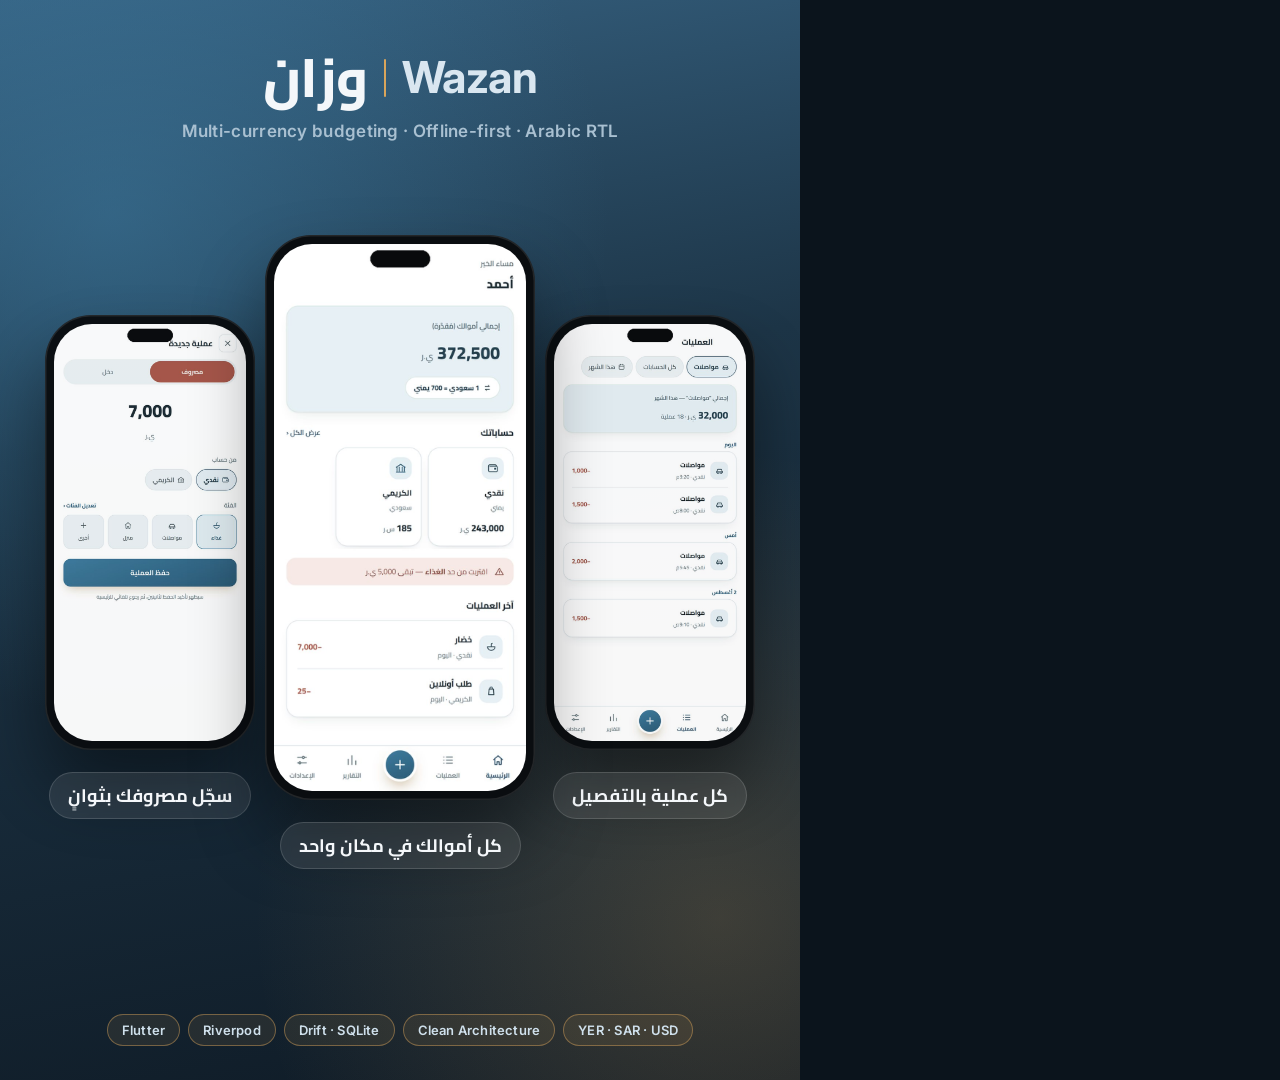
<file: wazan.html>
<!DOCTYPE html>
<html lang="en">
<head>
<meta charset="UTF-8">
<title>Wazan — Portfolio Mockup</title>
<style>
  @import url('https://fonts.googleapis.com/css2?family=Cairo:wght@400;600;700;800&family=Inter:wght@500;600;700&display=swap');

  * { box-sizing: border-box; margin: 0; padding: 0; }

  body { background: #0b141c; font-family: 'Inter', -apple-system, sans-serif; }

  .poster {
    position: relative;
    width: 800px;
    height: 1080px;
    overflow: hidden;
    background:
      radial-gradient(circle at 14% 20%, rgba(61,122,160,0.55), transparent 45%),
      radial-gradient(circle at 90% 85%, rgba(217,165,91,0.22), transparent 40%),
      linear-gradient(170deg, #35607f 0%, #1d3547 38%, #0f1b26 100%);
  }

  .brand {
    position: absolute; top: 44px; left: 0; right: 0; text-align: center; z-index: 5;
  }
  .brand .mark {
    line-height: 1.25;
    display: inline-flex; align-items: center; gap: 16px;
    font-family: 'Cairo', sans-serif; font-weight: 800; font-size: 50px;
    color: #f4f7fa; letter-spacing: -0.5px;
  }
  .brand .mark .ar { font-size: 54px; }
  .brand .mark .sep { width: 2px; height: 38px; background: #d9a55b; border-radius: 2px; }
  .brand .mark .en { font-family: 'Inter', sans-serif; font-weight: 700; font-size: 44px; color: #d9e6f0; }
  .brand .tagline {
    margin-top: 8px; line-height: 1.3; font-weight: 600; font-size: 17px; color: #a9c0d1; letter-spacing: 0.3px;
  }

  .stage { position: absolute; top: 235px; left: 0; right: 0; bottom: 0; }

  .slot {
    position: absolute; display: flex; flex-direction: column; align-items: center; gap: 22px;
  }
  .slot.left   { left: 45px;  top: 80px; z-index: 1; }
  .slot.center { left: 265px; top: 0; z-index: 2; }
  .slot.right  { left: 545px; top: 80px; z-index: 1; }

  .phone {
    background: #0a0d10; border-radius: 46px; padding: 9px;
    box-shadow: 0 40px 70px rgba(0,0,0,0.45), 0 0 0 1.5px rgba(255,255,255,0.10) inset;
  }
  .phone img { display: block; border-radius: 38px; width: 100%; height: auto; }
  .slot.center .phone { width: 270px; }
  .slot.left .phone, .slot.right .phone { width: 210px; opacity: 0.97; }

  .caption {
    font-family: 'Cairo', sans-serif; font-weight: 700; font-size: 18px; color: #f4f7fa;
    background: rgba(255,255,255,0.09); border: 1px solid rgba(255,255,255,0.14);
    padding: 6px 18px; border-radius: 999px; backdrop-filter: blur(6px);
  }

  .chips {
    position: absolute; left: 0; right: 0; bottom: 34px;
    display: flex; justify-content: center; gap: 8px; z-index: 5; flex-wrap: wrap; padding: 0 30px;
  }
  .chip {
    font-size: 13px; font-weight: 600; color: #cfe0ec; letter-spacing: 0.2px;
    padding: 7px 14px; border-radius: 999px;
    border: 1px solid rgba(217,165,91,0.45); background: rgba(217,165,91,0.10);
  }
</style>
</head>
<body>
  <div class="poster">

    <div class="brand">
      <div class="mark"><span class="ar">وزان</span><span class="sep"></span><span class="en">Wazan</span></div>
      <div class="tagline">Multi-currency budgeting · Offline-first · Arabic RTL</div>
    </div>

    <div class="stage">
      <div class="slot left">
        <div class="phone"><img src="./assets/wazan-add.jpg" alt="Add transaction screen"></div>
        <div class="caption">سجّل مصروفك بثوانٍ</div>
      </div>

      <div class="slot center">
        <div class="phone"><img src="./assets/wazan-home.jpg" alt="Home dashboard with multi-currency accounts"></div>
        <div class="caption">كل أموالك في مكان واحد</div>
      </div>

      <div class="slot right">
        <div class="phone"><img src="./assets/wazan-transactions.jpg" alt="Transactions list with filters"></div>
        <div class="caption">كل عملية بالتفصيل</div>
      </div>
    </div>

    <div class="chips">
      <span class="chip">Flutter</span>
      <span class="chip">Riverpod</span>
      <span class="chip">Drift · SQLite</span>
      <span class="chip">Clean Architecture</span>
      <span class="chip">YER · SAR · USD</span>
    </div>

  </div>
</body>
</html>
</file>
<file: styles.css>
/* ================================================================
   KHADIJA ALAMOUDI — PORTFOLIO
   Design system: light mode · warm white · indigo accent
================================================================ */

@import url('https://fonts.googleapis.com/css2?family=Instrument+Serif:ital@0;1&family=Inter:wght@300;400;500;600;700&family=JetBrains+Mono:wght@400;500&display=swap');

/* ── Reset ── */
*, *::before, *::after { box-sizing: border-box; margin: 0; padding: 0; }
html { scroll-behavior: smooth; font-size: 16px; -webkit-text-size-adjust: 100%; }
body { font-family: 'Inter', system-ui, sans-serif; background: #FAFAFA; color: #111118; line-height: 1.6; overflow-x: hidden; }
img, video { display: block; max-width: 100%; }
a { color: inherit; text-decoration: none; }
button { font-family: inherit; cursor: pointer; border: none; background: none; }
ul { list-style: none; }

/* ================================================================
   LIGHT MODE TOKENS
================================================================ */
:root {
  /* Backgrounds */
  --bg:        #FAFAFA;          /* page bg — warm near-white */
  --surface:   #F2F2F5;          /* section alternate bg */
  --card:      #FFFFFF;          /* card bg */
  --card-2:    #F6F6F9;          /* card inner panels / visual areas */

  /* Borders */
  --border:    rgba(17,17,24,0.08);
  --border-hi: rgba(17,17,24,0.14);

  /* Text */
  --text:      #111118;          /* primary */
  --text-2:    #4B4B60;          /* secondary */
  --text-3:    #9090A8;          /* muted */

  /* Accent — indigo */
  --accent:    #5B6AF0;
  --accent-lo: rgba(91,106,240,0.08);
  --accent-md: rgba(91,106,240,0.16);

  /* Green — live badge */
  --green:     #16A34A;
  --green-lo:  rgba(22,163,74,0.08);
  --green-bd:  rgba(22,163,74,0.20);

  /* Shadows — light mode uses coloured/tinted shadows */
  --shadow-sm: 0 1px 3px rgba(17,17,24,0.07), 0 1px 2px rgba(17,17,24,0.04);
  --shadow-md: 0 4px 16px rgba(17,17,24,0.08), 0 2px 6px rgba(17,17,24,0.04);
  --shadow-lg: 0 12px 40px rgba(17,17,24,0.10), 0 4px 12px rgba(17,17,24,0.06);
  --shadow-xl: 0 24px 64px rgba(17,17,24,0.12), 0 8px 20px rgba(17,17,24,0.06);

  /* Radii */
  --r-sm:  8px;
  --r-md:  14px;
  --r-lg:  20px;
  --r-xl:  28px;

  --nav-h: 64px;
  --ease:  cubic-bezier(0.22, 1, 0.36, 1);
}

/* ── Scrollbar ── */
::-webkit-scrollbar { width: 5px; }
::-webkit-scrollbar-track { background: var(--bg); }
::-webkit-scrollbar-thumb { background: rgba(17,17,24,0.15); border-radius: 3px; }
::-webkit-scrollbar-thumb:hover { background: rgba(17,17,24,0.25); }

/* ── Focus ── */
:focus-visible { outline: 2px solid var(--accent); outline-offset: 3px; border-radius: 4px; }

/* ================================================================
   NAVIGATION
================================================================ */
.nav {
  position: fixed; inset: 0 0 auto; z-index: 200;
  height: var(--nav-h);
  display: flex; align-items: center; justify-content: space-between;
  padding: 0 5%;
  transition: background 0.4s var(--ease), border-color 0.4s, box-shadow 0.4s;
  border-bottom: 1px solid transparent;
}
.nav.stuck {
  background: rgba(250,250,250,0.90);
  backdrop-filter: blur(20px) saturate(1.4);
  border-bottom-color: var(--border);
  box-shadow: var(--shadow-sm);
}
.nav-brand {
  font-family: 'Instrument Serif', Georgia, serif;
  font-size: 1.15rem; color: var(--text); letter-spacing: 0.01em;
  display: flex; align-items: center; gap: 0.2rem;
}
.nav-brand-dot { color: var(--accent); }
.nav-links {
  position: absolute; left: 50%; transform: translateX(-50%);
  display: flex; gap: 0.15rem;
}
.nav-link {
  padding: 0.38rem 0.8rem; border-radius: var(--r-sm);
  font-size: 0.875rem; font-weight: 500; color: var(--text-2);
  transition: color 0.2s, background 0.2s;
}
.nav-link:hover { color: var(--text); background: rgba(17,17,24,0.04); }
.nav-link.active { color: var(--text); background: rgba(17,17,24,0.05); }
.nav-cta {
  display: flex; align-items: center; gap: 0.4rem;
  padding: 0.42rem 1.05rem; border-radius: var(--r-sm);
  background: var(--text); color: #fff;
  font-size: 0.84rem; font-weight: 600;
  transition: opacity 0.2s, transform 0.2s;
}
.nav-cta:hover { opacity: 0.82; transform: translateY(-1px); }

/* Mobile nav */
.nav-burger {
  display: none; flex-direction: column; gap: 5px; padding: 6px;
  border-radius: var(--r-sm);
}
.nav-burger span {
  display: block; width: 20px; height: 1.5px;
  background: var(--text-2); border-radius: 2px; transition: all 0.3s;
}
.nav-burger.open span:nth-child(1) { transform: translateY(6.5px) rotate(45deg); }
.nav-burger.open span:nth-child(2) { opacity: 0; }
.nav-burger.open span:nth-child(3) { transform: translateY(-6.5px) rotate(-45deg); }
.nav-mob-menu {
  display: none; position: fixed; inset: 0; z-index: 199;
  background: rgba(250,250,250,0.97); backdrop-filter: blur(24px);
  flex-direction: column; align-items: center; justify-content: center; gap: 0.35rem;
}
.nav-mob-menu.open { display: flex; }
.nav-mob-link {
  font-size: 1.75rem; font-family: 'Instrument Serif', serif;
  color: var(--text-2); padding: 0.6rem 2rem; transition: color 0.2s;
}
.nav-mob-link:hover { color: var(--text); }
.nav-mob-cta { margin-top: 1.5rem; color: var(--accent) !important; font-weight: 600; }

/* ================================================================
   HERO
================================================================ */
.hero {
  min-height: 100vh; display: flex; flex-direction: column; justify-content: flex-end;
  padding: calc(var(--nav-h) + 6rem) 5% 6rem;
  position: relative; overflow: hidden;
  background: var(--bg);
}

/* Subtle dot grid */
.hero::before {
  content: '';
  position: absolute; inset: 0; z-index: 0;
  background-image: radial-gradient(circle, rgba(17,17,24,0.10) 1px, transparent 1px);
  background-size: 28px 28px;
  mask-image: radial-gradient(ellipse 80% 70% at 60% 30%, black 30%, transparent 100%);
  pointer-events: none;
}

/* Soft accent wash — barely visible */
.hero-glow {
  position: absolute; z-index: 0; border-radius: 50%;
  filter: blur(120px); pointer-events: none;
}
.hero-glow-1 {
  width: 500px; height: 500px; top: -80px; right: 5%;
  background: rgba(91,106,240,0.07);
}
.hero-glow-2 {
  width: 300px; height: 300px; bottom: 10%; left: 0;
  background: rgba(91,106,240,0.04);
}

.hero-inner { position: relative; z-index: 1; max-width: 1200px; margin: 0 auto; width: 100%; }

/* Status badge */
.hero-status {
  display: inline-flex; align-items: center; gap: 0.55rem;
  padding: 0.3rem 0.85rem; border-radius: 999px;
  border: 1px solid var(--border-hi);
  background: var(--card);
  font-size: 0.76rem; font-weight: 500; color: var(--text-2);
  margin-bottom: 2.25rem;
  box-shadow: var(--shadow-sm);
}
.status-dot {
  width: 6px; height: 6px; border-radius: 50%;
  background: var(--green);
  box-shadow: 0 0 0 3px var(--green-lo);
  animation: status-pulse 2.5s ease-in-out infinite;
}
@keyframes status-pulse {
  0%,100% { box-shadow: 0 0 0 3px var(--green-lo); }
  50%      { box-shadow: 0 0 0 6px transparent; }
}

.hero-name {
  font-family: 'Instrument Serif', Georgia, serif;
  font-size: clamp(3.5rem, 8vw, 7rem);
  font-weight: 400; letter-spacing: -0.02em; line-height: 0.95;
  color: var(--text); margin-bottom: 0.5rem;
}
.hero-role {
  font-family: 'Instrument Serif', serif;
  font-size: clamp(1.5rem, 3.5vw, 2.75rem);
  font-weight: 400; font-style: italic;
  color: var(--accent); margin-bottom: 1.75rem;
  letter-spacing: -0.01em;
}
.hero-tagline {
  font-size: clamp(0.95rem, 1.8vw, 1.1rem);
  color: var(--text-2); max-width: 520px;
  line-height: 1.8; margin-bottom: 2.5rem;
}
.hero-tagline strong { color: var(--text); font-weight: 500; }

.hero-actions { display: flex; gap: 0.75rem; flex-wrap: wrap; margin-bottom: 2.5rem; }

.btn-primary {
  display: inline-flex; align-items: center; gap: 0.45rem;
  padding: 0.7rem 1.5rem; border-radius: var(--r-sm);
  background: var(--text); color: #fff;
  font-size: 0.875rem; font-weight: 600;
  box-shadow: var(--shadow-md);
  transition: opacity 0.2s, transform 0.2s;
}
.btn-primary:hover { opacity: 0.82; transform: translateY(-1px); }

.btn-outline {
  display: inline-flex; align-items: center; gap: 0.45rem;
  padding: 0.7rem 1.35rem; border-radius: var(--r-sm);
  border: 1px solid var(--border-hi); color: var(--text-2);
  background: var(--card);
  font-size: 0.875rem; font-weight: 500;
  box-shadow: var(--shadow-sm);
  transition: border-color 0.2s, color 0.2s, transform 0.2s;
}
.btn-outline:hover { border-color: var(--accent); color: var(--accent); transform: translateY(-1px); }

.hero-bottom {
  display: flex; align-items: flex-end; justify-content: space-between;
  flex-wrap: wrap; gap: 1.5rem;
}
.hero-socials { display: flex; gap: 1.5rem; align-items: center; }
.hero-social {
  display: flex; align-items: center; gap: 0.4rem;
  font-size: 0.82rem; font-weight: 500; color: var(--text-3);
  transition: color 0.2s;
}
.hero-social:hover { color: var(--text); }
.hero-social svg { flex-shrink: 0; }

.play-badge {
  display: inline-flex; align-items: center; gap: 0.6rem;
  padding: 0.5rem 1rem 0.5rem 0.55rem;
  border: 1px solid var(--green-bd); border-radius: 999px;
  background: var(--green-lo);
  font-size: 0.76rem; font-weight: 600; color: var(--green);
  transition: background 0.2s;
}
.play-badge:hover { background: rgba(22,163,74,0.14); }
.play-badge-icon {
  width: 24px; height: 24px; border-radius: 6px;
  background: rgba(22,163,74,0.15);
  display: flex; align-items: center; justify-content: center; flex-shrink: 0;
}

/* ================================================================
   STATS STRIP
================================================================ */
.stats-strip {
  border-top: 1px solid var(--border);
  border-bottom: 1px solid var(--border);
  background: var(--card);
}
.stats-inner {
  max-width: 1200px; margin: 0 auto; padding: 0 5%;
  display: grid; grid-template-columns: repeat(4,1fr);
}
.stat-item {
  padding: 2rem 0 2rem 2.5rem;
  border-right: 1px solid var(--border);
}
.stat-item:first-child { padding-left: 0; }
.stat-item:last-child { border-right: none; }
.stat-num {
  font-family: 'Instrument Serif', serif;
  font-size: 2.25rem; font-weight: 400;
  color: var(--text); line-height: 1; margin-bottom: 0.35rem;
  display: block;
}
.stat-num em { color: var(--accent); font-style: normal; }
.stat-label { font-size: 0.78rem; color: var(--text-2); font-weight: 400; }

/* ================================================================
   SECTION COMMON
================================================================ */
.section { padding: 8rem 0; }
.section-inner { max-width: 1200px; margin: 0 auto; padding: 0 5%; }
.section-header { margin-bottom: 4rem; }
.eyebrow {
  font-family: 'JetBrains Mono', monospace;
  font-size: 0.68rem; letter-spacing: 0.18em; text-transform: uppercase;
  color: var(--accent); margin-bottom: 1rem;
  display: flex; align-items: center; gap: 0.6rem;
}
.eyebrow::before { content:''; display:block; width:16px; height:1px; background:var(--accent); }
.section-title {
  font-family: 'Instrument Serif', serif;
  font-size: clamp(2.25rem, 5vw, 3.5rem);
  font-weight: 400; letter-spacing: -0.02em; line-height: 1.1;
  color: var(--text); margin-bottom: 1rem;
}
.section-sub { font-size: 1rem; color: var(--text-2); max-width: 460px; line-height: 1.75; }

/* ================================================================
   MOCKUP SCALER
   Two modes:
   1. Standard (cards): padding-top ratio keeps correct aspect
   2. Featured/fill: iframe covers the container completely (object-fit:cover style)
================================================================ */
.ms-wrap {
  position: relative; width: 100%; overflow: hidden;
  border-radius: var(--r-lg);
  background: var(--card-2);
  border: 1px solid var(--border);
}
/* Standard ratio containers */
.ms-wrap[data-ratio="1500x980"] { padding-top: 65.33%; }
.ms-wrap[data-ratio="1440x940"] { padding-top: 65.28%; }

/* Featured fill mode — no padding-top, stretches to parent height */
.ms-wrap.ms-fill {
  padding-top: 0 !important;
  position: absolute; inset: 0;
  border-radius: 0; border: none;
}

.ms-wrap iframe {
  position: absolute; top: 0; left: 0;
  border: none; pointer-events: none;
  transform-origin: top left;
}

/* Hover accent border — only on standard wraps */
.ms-wrap:not(.ms-fill)::after {
  content: ''; position: absolute; inset: 0;
  border-radius: inherit;
  border: 1.5px solid transparent;
  transition: border-color 0.25s;
  pointer-events: none; z-index: 5;
}
.ms-wrap:not(.ms-fill):hover::after { border-color: var(--accent); }

/* Zoom hint */
.ms-zoom {
  position: absolute; bottom: 12px; right: 12px; z-index: 10;
  display: flex; align-items: center; gap: 0.35rem;
  padding: 0.3rem 0.65rem; border-radius: 6px;
  background: rgba(17,17,24,0.72); backdrop-filter: blur(8px);
  font-size: 0.65rem; color: rgba(255,255,255,0.85);
  font-family: 'JetBrains Mono', monospace; letter-spacing: 0.04em;
  opacity: 0; transition: opacity 0.2s;
  pointer-events: none;
}
.ms-click-area {
  position: absolute; inset: 0; z-index: 9; cursor: zoom-in;
}
.ms-wrap:hover .ms-zoom { opacity: 1; }

/* ================================================================
   PROJECTS
================================================================ */
.projects { background: var(--surface); }

/* ── TaskMate — featured ── */
.proj-featured { margin-bottom: 2rem; }
.proj-featured-card {
  border: 1px solid var(--border);
  border-radius: var(--r-xl);
  background: var(--card);
  overflow: hidden;
  box-shadow: var(--shadow-md);
  transition: box-shadow 0.3s, border-color 0.3s;
}
.proj-featured-card:hover {
  box-shadow: var(--shadow-lg);
  border-color: var(--border-hi);
}

.proj-featured-top {
  display: grid; grid-template-columns: 5fr 7fr;
  min-height: 620px;
}
.proj-featured-info {
  padding: 3rem; display: flex; flex-direction: column; gap: 1.25rem;
  justify-content: center; border-right: 1px solid var(--border);
  background: var(--card);
}

/* Badges */
.proj-badge {
  display: inline-flex; align-items: center; gap: 0.45rem;
  padding: 0.25rem 0.65rem; border-radius: 999px; width: fit-content;
  font-family: 'JetBrains Mono', monospace; font-size: 0.65rem;
  font-weight: 500; letter-spacing: 0.04em;
}
.proj-badge-live { border: 1px solid var(--green-bd); background: var(--green-lo); color: var(--green); }
.proj-badge-feat { border: 1px solid var(--accent-md); background: var(--accent-lo); color: var(--accent); }

.proj-title {
  font-family: 'Instrument Serif', serif;
  font-size: 2.5rem; font-weight: 400; letter-spacing: -0.025em;
  color: var(--text); line-height: 1;
}
.proj-tagline { font-size: 0.9rem; color: var(--text-2); line-height: 1.7; }

.proj-highlights { display: flex; flex-direction: column; gap: 0.45rem; }
.proj-hl {
  display: flex; align-items: flex-start; gap: 0.55rem;
  font-size: 0.83rem; color: var(--text-2);
}
.proj-hl::before {
  content: ''; width: 4px; height: 4px; border-radius: 50%;
  background: var(--accent); margin-top: 0.5em; flex-shrink: 0;
}

.proj-stack { display: flex; flex-wrap: wrap; gap: 0.35rem; }

.proj-btns { display: flex; gap: 0.55rem; flex-wrap: wrap; }
.btn-sm {
  display: inline-flex; align-items: center; gap: 0.35rem;
  padding: 0.48rem 1rem; border-radius: var(--r-sm);
  font-size: 0.8rem; font-weight: 600; transition: all 0.2s;
}
.btn-sm-primary { background: var(--text); color: #fff; box-shadow: var(--shadow-sm); }
.btn-sm-primary:hover { opacity: 0.82; transform: translateY(-1px); }
.btn-sm-ghost { border: 1px solid var(--border-hi); color: var(--text-2); background: var(--card); }
.btn-sm-ghost:hover { border-color: var(--accent); color: var(--accent); transform: translateY(-1px); }

/* Mockup panel — poster fills entire right column */
.proj-featured-visual {
  position: relative;
  background: var(--card-2);
  overflow: hidden;
  min-height: 620px;
}
.proj-featured-visual .parallax-inner {
  position: absolute; inset: 0;
  transition: transform 0.4s var(--ease);
  will-change: transform;
}
/* Override ratio padding — featured uses fill mode */
.proj-featured-visual .ms-wrap {
  position: absolute; inset: 0;
  width: 100%; height: 100%;
  padding-top: 0 !important;
  border-radius: 0;
  border: none;
  box-shadow: none;
  background: var(--card-2);
}
.proj-featured-visual .ms-wrap iframe {
  position: absolute;
  top: 0; left: 0;
  transform-origin: top left;
}

/* ── Secondary grid ── */
.proj-grid {
  display: grid; grid-template-columns: repeat(3,1fr); gap: 1.25rem;
}

/* MindTrack — wide 2-col */
.proj-mindtrack {
  grid-column: 1 / -1;
  display: grid; grid-template-columns: 4fr 8fr;
  border: 1px solid var(--border); border-radius: var(--r-lg);
  background: var(--card); overflow: hidden;
  margin-bottom: 1.25rem;
  box-shadow: var(--shadow-md);
  transition: box-shadow 0.3s, border-color 0.3s;
}
.proj-mindtrack:hover { box-shadow: var(--shadow-lg); border-color: var(--border-hi); }
.proj-mindtrack-info {
  padding: 2.5rem; display: flex; flex-direction: column;
  gap: 1.1rem; justify-content: center;
  border-right: 1px solid var(--border);
  background: var(--card);
}
.proj-mindtrack-visual {
  background: var(--card-2);
  padding: 2rem 0 0 0;         /* top breathing room, flush sides + bottom */
  display: flex; align-items: flex-end;
  overflow: hidden;
}
.proj-mindtrack-visual .ms-wrap {
  width: 100%;
  border-radius: var(--r-lg) var(--r-lg) 0 0;  /* round top, flush bottom */
  border-bottom: none;
  box-shadow: var(--shadow-lg);
}

/* Recipe + Chat — 2-col row */
.proj-two-col {
  grid-column: 1 / -1;
  display: grid; grid-template-columns: 1fr 1fr; gap: 1.25rem;
}

/* Small cards */
.proj-card {
  border: 1px solid var(--border); border-radius: var(--r-lg);
  background: var(--card); overflow: hidden;
  display: flex; flex-direction: column;
  box-shadow: var(--shadow-sm);
  transition: box-shadow 0.3s var(--ease), border-color 0.25s, transform 0.3s var(--ease);
  cursor: pointer;
}
.proj-card:hover {
  box-shadow: var(--shadow-lg);
  border-color: var(--border-hi);
  transform: translateY(-4px);
}

/* Mockup area inside card — flush sides, padding only on top */
.proj-card-visual {
  position: relative;
  background: var(--card-2);
  padding: 1.5rem 0 0 0;    /* top space only, sides + bottom flush */
  overflow: hidden;
}
.proj-card-visual .ms-wrap {
  border-radius: var(--r-md) var(--r-md) 0 0;
  border-left: none; border-right: none; border-bottom: none;
  box-shadow: var(--shadow-md);
}

.proj-card-body {
  padding: 1.25rem 1.25rem 1.5rem;
  display: flex; flex-direction: column; gap: 0.55rem; flex: 1;
  background: var(--card);
}
.proj-card-title {
  font-family: 'Instrument Serif', serif;
  font-size: 1.2rem; font-weight: 400; color: var(--text); letter-spacing: -0.01em;
}
.proj-card-desc { font-size: 0.82rem; color: var(--text-2); line-height: 1.65; flex: 1; }
.proj-card-links { display: flex; gap: 0.4rem; flex-wrap: wrap; margin-top: 0.25rem; }
.proj-card-link {
  display: inline-flex; align-items: center; gap: 0.3rem;
  padding: 0.38rem 0.7rem; border-radius: 6px;
  border: 1px solid var(--border-hi); color: var(--text-2);
  background: var(--bg);
  font-size: 0.75rem; font-weight: 500;
  transition: border-color 0.2s, color 0.2s, background 0.2s;
}
.proj-card-link:hover { border-color: var(--accent); color: var(--accent); background: var(--accent-lo); }

/* Stack tag */
.tag {
  font-family: 'JetBrains Mono', monospace; font-size: 0.64rem;
  padding: 0.22rem 0.52rem; border-radius: 4px;
  background: var(--surface); border: 1px solid var(--border);
  color: var(--text-2); letter-spacing: 0.02em;
}

/* ================================================================
   ABOUT
================================================================ */
.about { background: var(--card); border-top: 1px solid var(--border); border-bottom: 1px solid var(--border); }
.about-grid { display: grid; grid-template-columns: 1fr 1fr; gap: 5rem; align-items: start; }

.about-text p { font-size: 0.96rem; color: var(--text-2); line-height: 1.85; margin-bottom: 1.1rem; }
.about-text p strong { color: var(--text); font-weight: 500; }
.about-quote {
  font-family: 'Instrument Serif', serif; font-size: 1.15rem; font-style: italic;
  color: var(--text); line-height: 1.6;
  border-left: 2px solid var(--accent); padding-left: 1.25rem;
  margin: 1.5rem 0;
}

.about-cards { display: flex; flex-direction: column; gap: 0.75rem; }
.about-card {
  display: flex; align-items: flex-start; gap: 0.85rem;
  padding: 1rem 1.1rem; border: 1px solid var(--border);
  border-radius: var(--r-md); background: var(--bg);
  box-shadow: var(--shadow-sm);
  transition: border-color 0.2s, box-shadow 0.2s;
}
.about-card:hover { border-color: var(--border-hi); box-shadow: var(--shadow-md); }
.about-card-icon {
  width: 34px; height: 34px; flex-shrink: 0; border-radius: var(--r-sm);
  background: var(--accent-lo); display: flex; align-items: center; justify-content: center;
}
.about-card-title { font-size: 0.85rem; font-weight: 600; color: var(--text); margin-bottom: 0.15rem; }
.about-card-sub { font-size: 0.76rem; color: var(--text-2); }

/* ================================================================
   EXPERTISE
================================================================ */
.expertise { background: var(--surface); }
.skill-groups { display: grid; grid-template-columns: repeat(3,1fr); gap: 1rem; margin-top: 3rem; }
.skill-group {
  background: var(--card); border: 1px solid var(--border);
  border-radius: var(--r-md); padding: 1.5rem;
  box-shadow: var(--shadow-sm);
  transition: border-color 0.2s, box-shadow 0.2s;
}
.skill-group:hover { border-color: var(--border-hi); box-shadow: var(--shadow-md); }
.skill-group-label {
  font-family: 'JetBrains Mono', monospace; font-size: 0.65rem;
  letter-spacing: 0.12em; text-transform: uppercase; color: var(--accent);
  margin-bottom: 0.9rem;
}
.skill-chips { display: flex; flex-wrap: wrap; gap: 0.35rem; }
.skill-chip {
  font-size: 0.82rem; padding: 0.32rem 0.7rem; border-radius: 6px;
  background: var(--surface); border: 1px solid var(--border);
  color: var(--text-2); font-weight: 400;
  transition: border-color 0.2s, color 0.2s, background 0.2s;
}
.skill-chip:hover { border-color: var(--accent); color: var(--accent); background: var(--accent-lo); }

/* ================================================================
   CONTACT
================================================================ */
.contact { background: var(--card); border-top: 1px solid var(--border); }
.contact-inner { max-width: 680px; margin: 0 auto; text-align: center; }
.contact-heading {
  font-family: 'Instrument Serif', serif;
  font-size: clamp(2.25rem, 5vw, 3.75rem); font-weight: 400;
  letter-spacing: -0.025em; color: var(--text); line-height: 1.1; margin-bottom: 1.25rem;
}
.contact-sub { font-size: 0.975rem; color: var(--text-2); line-height: 1.75; margin-bottom: 2.5rem; }
.contact-btns { display: flex; gap: 0.75rem; justify-content: center; flex-wrap: wrap; margin-bottom: 2rem; }
.contact-socials { display: flex; gap: 1.75rem; justify-content: center; }
.contact-social { font-size: 0.84rem; color: var(--text-3); font-weight: 500; transition: color 0.2s; }
.contact-social:hover { color: var(--text); }

/* ================================================================
   FOOTER
================================================================ */
.footer {
  padding: 1.75rem 5%; border-top: 1px solid var(--border);
  background: var(--surface);
  display: flex; justify-content: space-between; align-items: center; flex-wrap: wrap; gap: 1rem;
}
.footer-brand { font-family: 'JetBrains Mono', monospace; font-size: 0.74rem; color: var(--text-3); }
.footer-links { display: flex; gap: 1.5rem; }
.footer-link { font-size: 0.78rem; color: var(--text-3); transition: color 0.2s; }
.footer-link:hover { color: var(--text); }

/* ================================================================
   LIGHTBOX
================================================================ */
.lb {
  position: fixed; inset: 0; z-index: 500;
  background: rgba(17,17,24,0.82); backdrop-filter: blur(20px);
  display: flex; align-items: center; justify-content: center;
  padding: 3rem 2rem 2rem;
  opacity: 0; pointer-events: none;
  transition: opacity 0.28s var(--ease);
}
.lb.open { opacity: 1; pointer-events: all; }
.lb-inner {
  position: relative;
  width: min(92vw, 1100px);   /* as wide as possible up to 1100px */
  transform: scale(0.95) translateY(16px);
  transition: transform 0.32s var(--ease);
}
.lb.open .lb-inner { transform: scale(1) translateY(0); }
.lb-close {
  position: absolute; top: -42px; right: 0;
  width: 36px; height: 36px; border-radius: var(--r-sm);
  background: rgba(255,255,255,0.12); color: #fff;
  display: flex; align-items: center; justify-content: center;
  font-size: 0.9rem; transition: background 0.2s; cursor: pointer;
  border: 1px solid rgba(255,255,255,0.15);
}
.lb-close:hover { background: rgba(255,255,255,0.22); }
/* lb-scaler IS the ms-wrap — ratio set dynamically by JS */
.lb-scaler {
  border-radius: var(--r-lg); overflow: hidden;
  box-shadow: 0 32px 80px rgba(17,17,24,0.55), 0 8px 24px rgba(17,17,24,0.30);
  border: 1px solid rgba(255,255,255,0.10);
  width: 100%;                /* fill lb-inner */
}
.lb-scaler.ms-wrap { border-radius: var(--r-lg); }
.lb-caption {
  text-align: center; margin-top: 0.9rem;
  font-family: 'JetBrains Mono', monospace; font-size: 0.65rem;
  color: rgba(255,255,255,0.38); letter-spacing: 0.1em;
}

/* ================================================================
   SCROLL REVEAL
================================================================ */
.reveal { opacity: 0; transform: translateY(20px); transition: opacity 0.65s var(--ease), transform 0.65s var(--ease); }
.reveal.in { opacity: 1; transform: none; }
.reveal-delay-1 { transition-delay: 0.1s; }
.reveal-delay-2 { transition-delay: 0.2s; }
.reveal-delay-3 { transition-delay: 0.3s; }
.reveal-delay-4 { transition-delay: 0.4s; }

/* Hero stagger */
.hero-inner > * { opacity: 0; transform: translateY(16px); }
.hero-inner.loaded > * { opacity: 1; transform: none; }
.hero-inner.loaded > *:nth-child(1) { transition: opacity 0.6s var(--ease) 0.1s, transform 0.6s var(--ease) 0.1s; }
.hero-inner.loaded > *:nth-child(2) { transition: opacity 0.6s var(--ease) 0.2s, transform 0.6s var(--ease) 0.2s; }
.hero-inner.loaded > *:nth-child(3) { transition: opacity 0.6s var(--ease) 0.28s, transform 0.6s var(--ease) 0.28s; }
.hero-inner.loaded > *:nth-child(4) { transition: opacity 0.6s var(--ease) 0.36s, transform 0.6s var(--ease) 0.36s; }
.hero-inner.loaded > *:nth-child(5) { transition: opacity 0.6s var(--ease) 0.44s, transform 0.6s var(--ease) 0.44s; }
.hero-inner.loaded > *:nth-child(6) { transition: opacity 0.6s var(--ease) 0.52s, transform 0.6s var(--ease) 0.52s; }

/* Reduced motion */
@media (prefers-reduced-motion: reduce) {
  *, *::before, *::after { animation: none !important; transition: none !important; }
  html { scroll-behavior: auto; }
}

/* ================================================================
   RESPONSIVE
================================================================ */
@media (max-width: 1024px) {
  .proj-featured-top { grid-template-columns: 1fr; }
  .proj-featured-info { border-right: none; border-bottom: 1px solid var(--border); }
  .proj-mindtrack { grid-template-columns: 1fr; }
  .proj-mindtrack-info { border-right: none; border-bottom: 1px solid var(--border); }
  .proj-mindtrack-visual { padding-bottom: 2rem; }
  .about-grid { grid-template-columns: 1fr; gap: 2.5rem; }
  .skill-groups { grid-template-columns: 1fr 1fr; }
  .nav-links { display: none; }
  .nav-burger { display: flex; }
  .nav-cta { display: none; }
  .stats-inner { grid-template-columns: 1fr 1fr; }
  .stat-item:nth-child(2) { border-right: none; }
  .stat-item:nth-child(3) { border-right: 1px solid var(--border); padding-left: 0; }
  .stat-item:nth-child(4) { border-right: none; }
  .stat-item:nth-child(3),
  .stat-item:nth-child(4) { border-top: 1px solid var(--border); padding-top: 2rem; }
}
@media (max-width: 768px) {
  .proj-grid { grid-template-columns: 1fr; }
  .proj-two-col { grid-template-columns: 1fr; }
  .skill-groups { grid-template-columns: 1fr; }
  .hero { padding-top: calc(var(--nav-h) + 3rem); padding-bottom: 3rem; }
  .section { padding: 5rem 0; }
  .proj-featured-info { padding: 2rem; }
  .proj-mindtrack-info { padding: 2rem; }
}
@media (max-width: 500px) {
  .stats-inner { grid-template-columns: 1fr 1fr; }
  .hero-bottom { flex-direction: column; align-items: flex-start; }
  .footer { flex-direction: column; text-align: center; }
  .footer-links { justify-content: center; }
}


/* ================================================================
   ADDITIONS — Wazan card, hero badges, Experience
================================================================ */
.play-badges { display: flex; flex-wrap: wrap; gap: 0.6rem; }
.proj-badges { display: flex; flex-wrap: wrap; gap: 0.5rem; }
.proj-title-ar {
  font-family: 'Cairo', 'Inter', sans-serif; font-size: 0.62em; font-weight: 700;
  color: var(--text-3); margin-inline-start: 0.35rem; letter-spacing: 0;
}
.experience { background: var(--card); border-top: 1px solid var(--border); }
.exp-card {
  background: var(--card); border: 1px solid var(--border); border-radius: var(--r-lg);
  padding: 2rem 2.25rem; box-shadow: var(--shadow-sm);
  display: flex; flex-direction: column; gap: 1.1rem; max-width: 820px;
  transition: border-color 0.2s, box-shadow 0.2s;
}
.exp-card:hover { border-color: var(--border-hi); box-shadow: var(--shadow-md); }
.exp-head { display: flex; justify-content: space-between; align-items: flex-start; gap: 1rem; flex-wrap: wrap; }
.exp-role { font-family: 'Instrument Serif', serif; font-size: 1.7rem; font-weight: 400; letter-spacing: -0.02em; color: var(--text); line-height: 1.1; }
.exp-org { font-size: 0.86rem; color: var(--text-2); margin-top: 0.3rem; }
.exp-tag {
  font-family: 'JetBrains Mono', monospace; font-size: 0.65rem; letter-spacing: 0.04em;
  padding: 0.25rem 0.65rem; border-radius: 999px;
  border: 1px solid var(--accent-md); background: var(--accent-lo); color: var(--accent);
}
@media (max-width: 760px) { .exp-card { padding: 1.5rem; } }
</file>
